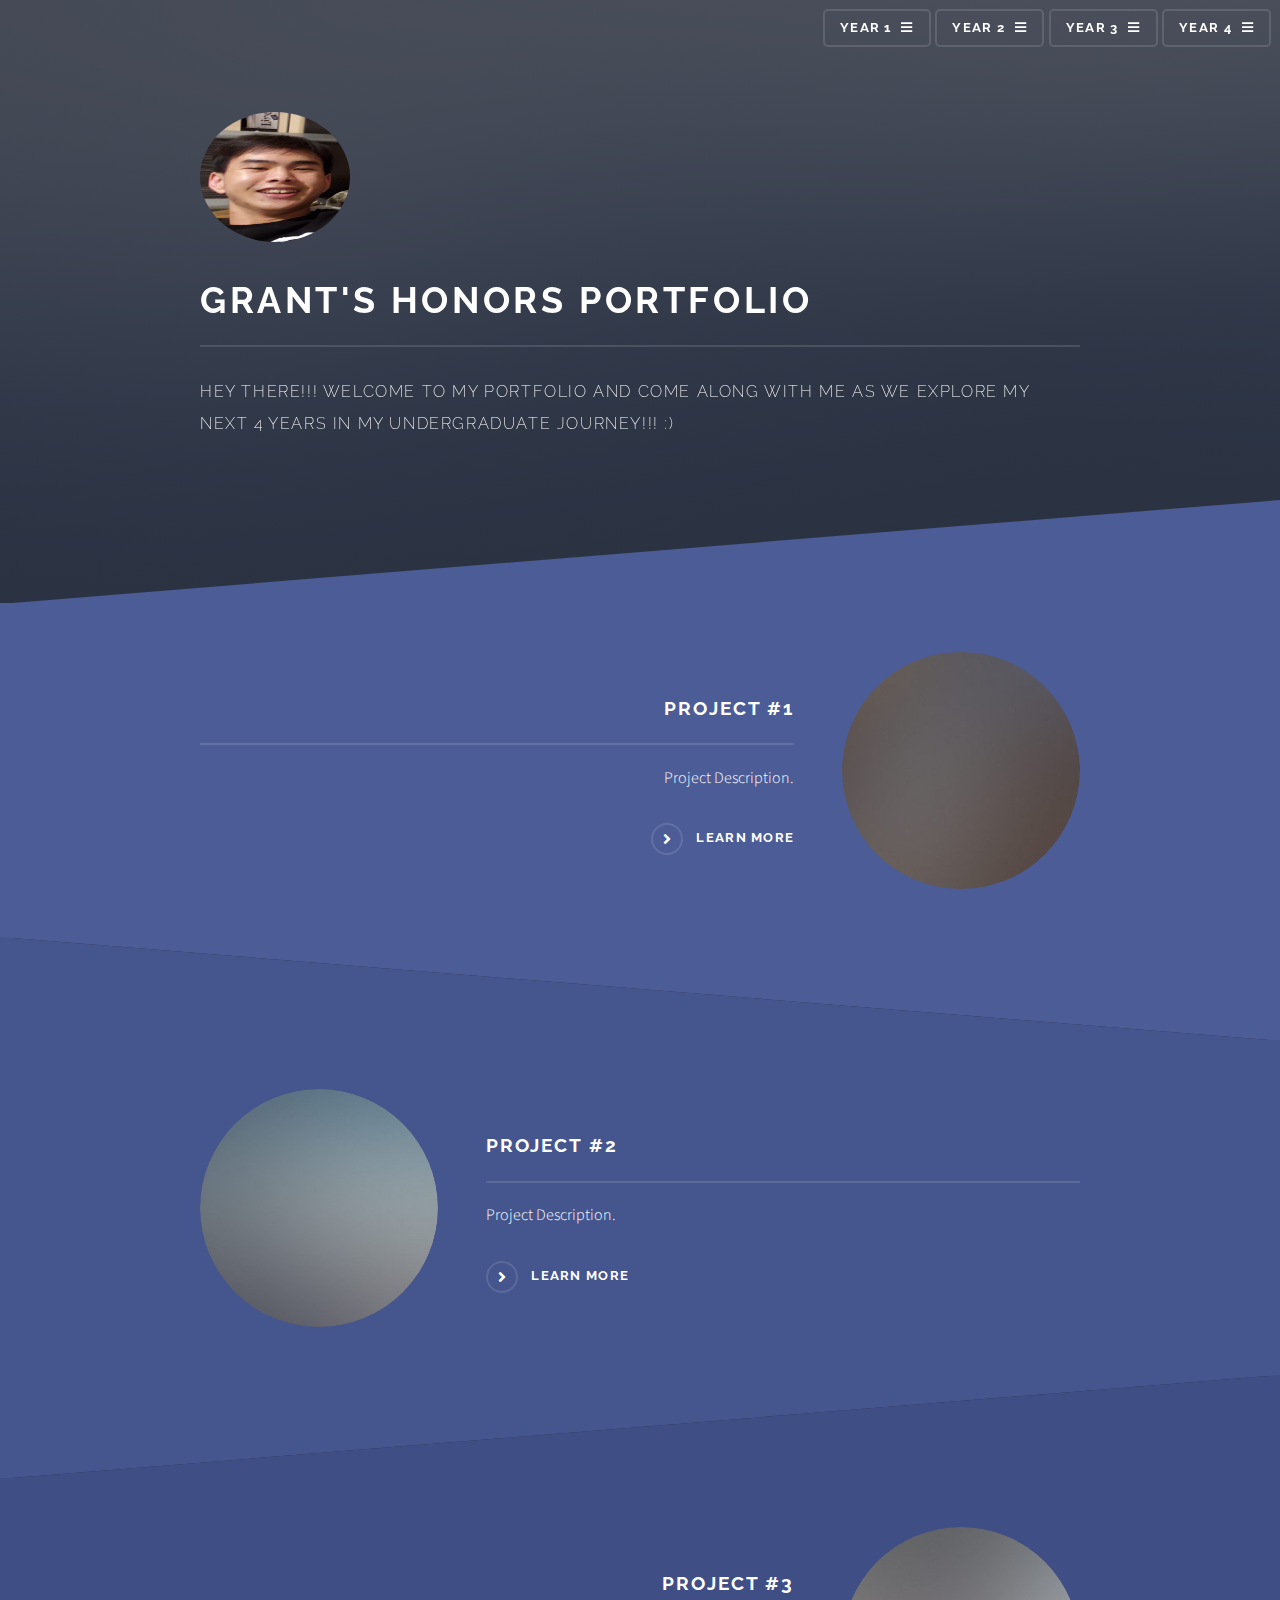
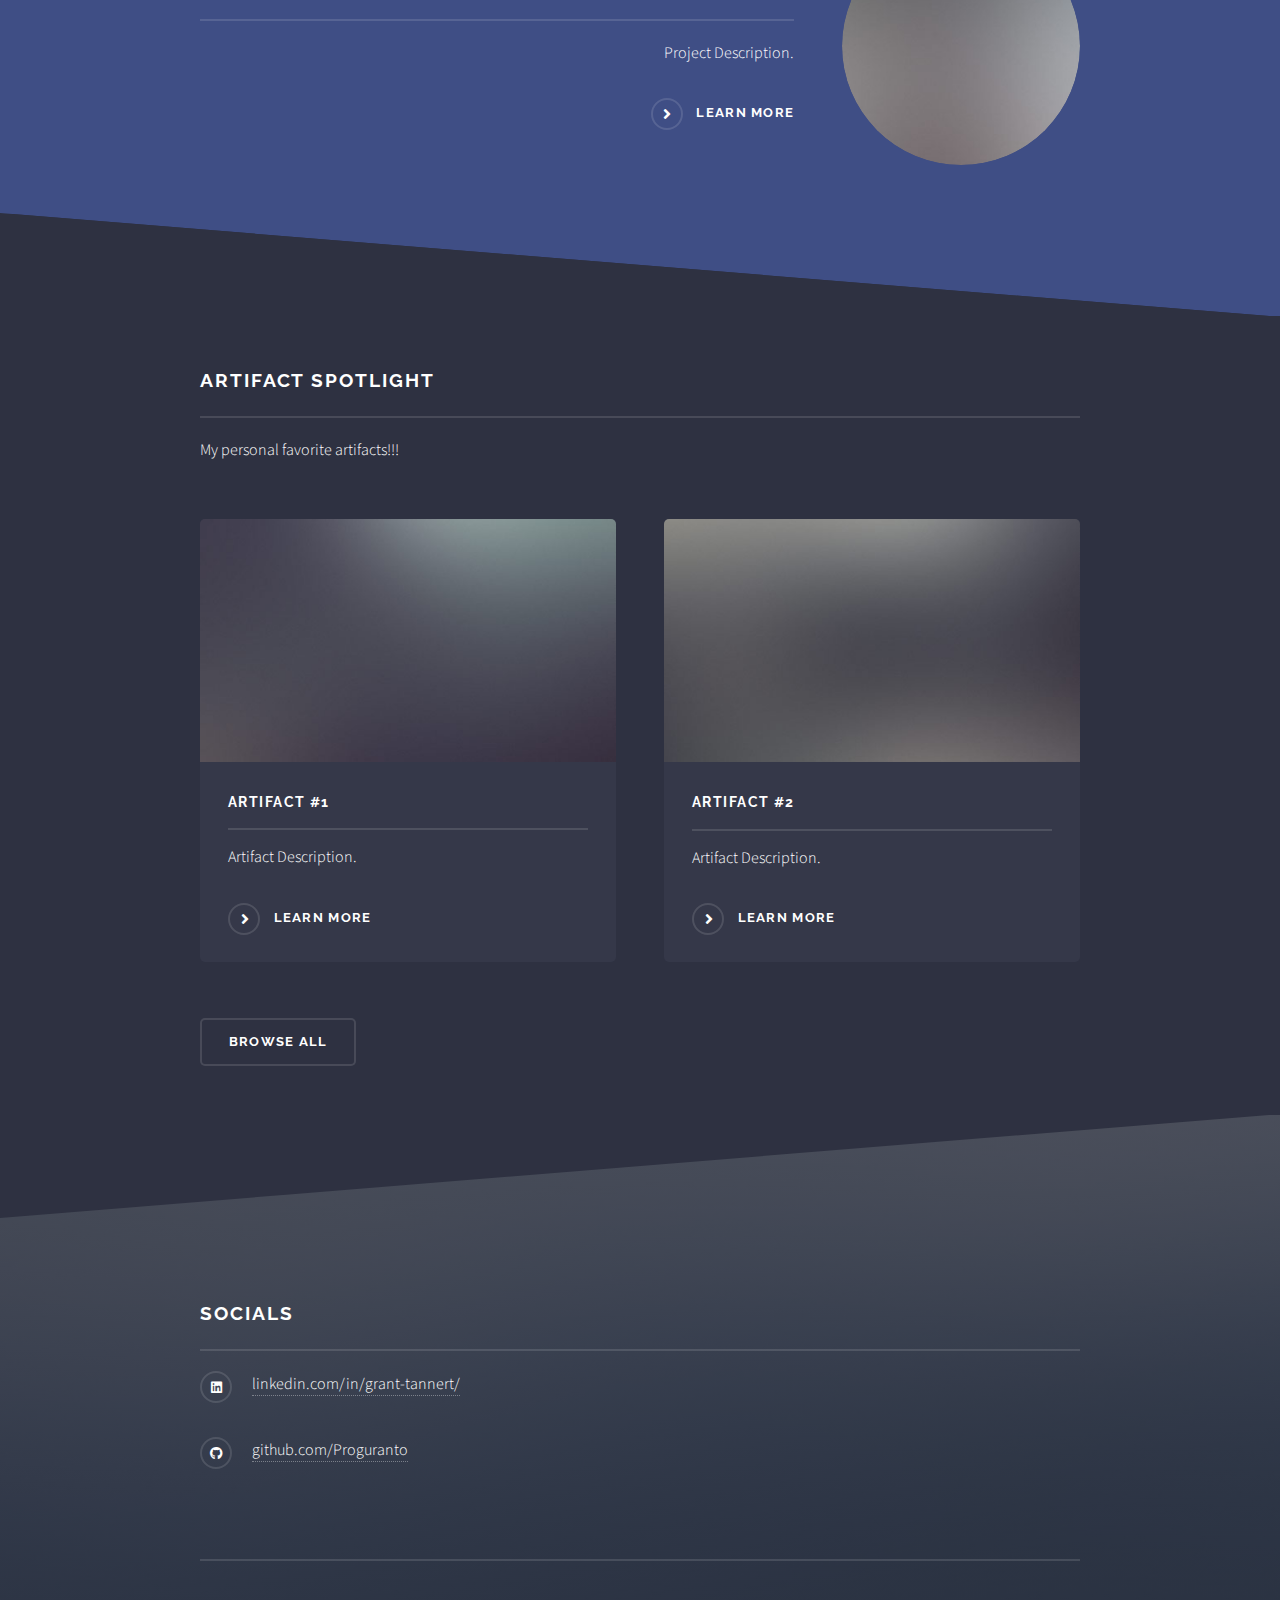
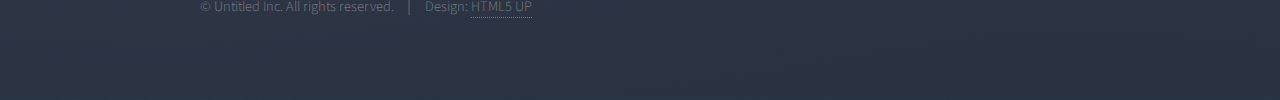
<file: index.html>
<!DOCTYPE HTML>
<!--
	Solid State by HTML5 UP
	html5up.net | @ajlkn
	Free for personal and commercial use under the CCA 3.0 license (html5up.net/license)
-->
<html>
	<head>
		<title>Grant's Portfolio</title>
		<meta charset="utf-8" />
		<meta name="viewport" content="width=device-width, initial-scale=1, user-scalable=no" />
		<link rel="stylesheet" href="assets/css/main.css" />
		<noscript><link rel="stylesheet" href="assets/css/noscript.css" /></noscript>
	</head>
	<body class="is-preload">

		<!-- Page Wrapper -->
			<div id="page-wrapper">

				<!-- Header -->
					<header id="header" class="alt">
						<h1><a href="index.html">Grant Tannert</a></h1>
						<nav>
							<a href="#year1">Year 1</a>
							<a href="#year2">Year 2</a>
							<a href="#year3">Year 3</a>
							<a href="#year4">Year 4</a>
						</nav>
					</header>

				<!-- Menu -->
					<nav id="year1">
						<div class="inner">
							<h2>Year 1</h2>
							<ul class="links">
								<li><a href="index.html">Fall 2020</a></li>
								<li><a href="index.html">Winter 2021</a></li>
								<li><a href="index.html">Spring 2021</a></li>
							</ul>
							<a href="#" class="close">Close</a>
						</div>
					</nav>
					<nav id="year2">
						<div class="inner">
							<h2>Year 2</h2>
							<ul class="links">
								<li><a href="fall21.html">Fall 2021</a></li>
								<li><a href="index.html">In Progress</a></li>
								<li><a href="index.html">In Progress</a></li>
							</ul>
							<a href="#" class="close">Close</a>
						</div>
					</nav>
					<nav id="year3">
						<div class="inner">
							<h2>Year 3</h2>
							<ul class="links">
								<li><a href="index.html">In Progress</a></li>
								<li><a href="index.html">>In Progress</a></li>
								<li><a href="index.html">In Progress</a></li>
							</ul>
							<a href="#" class="close">Close</a>
						</div>
					</nav>
					<nav id="year4">
						<div class="inner">
							<h2>Year 4</h2>
							<ul class="links">
								<li><a href="index.html">In Progress</a></li>
								<li><a href="index.html">In Progress</a></li>
								<li><a href="index.html">In Progress</a></li>
							</ul>
							<a href="#" class="close">Close</a>
						</div>
					</nav>

				<!-- Banner -->
					<section id="banner">
						<div class="inner">
							<style>
								img { border-radius: 50%;}
							</style>
							<div class="logo"><img src="./images/face-funny.jpg" alt="Description for image" width="150px" height="130px""></div>
							<h2>Grant's Honors Portfolio</h2>
							<p>Hey there!!! Welcome to my portfolio and come along with me as we explore my next 4 years in my undergraduate journey!!! :)</p>
						</div>
					</section>

				<!-- Wrapper -->
					<section id="wrapper">

						<!-- One -->
							<section id="one" class="wrapper spotlight style1">
								<div class="inner">
									<a href="#" class="image"><img src="images/pic01.jpg" alt="" /></a>
									<div class="content">
										<h2 class="major">Project #1</h2>
										<p>Project Description.</p>
										<a href="#" class="special">Learn more</a>
									</div>
								</div>
							</section>

						<!-- Two -->
							<section id="two" class="wrapper alt spotlight style2">
								<div class="inner">
									<a href="#" class="image"><img src="images/pic02.jpg" alt="" /></a>
									<div class="content">
										<h2 class="major">Project #2</h2>
										<p>Project Description.</p>
										<a href="#" class="special">Learn more</a>
									</div>
								</div>
							</section>

						<!-- Three -->
							<section id="three" class="wrapper spotlight style3">
								<div class="inner">
									<a href="#" class="image"><img src="images/pic03.jpg" alt="" /></a>
									<div class="content">
										<h2 class="major">Project #3</h2>
										<p>Project Description.</p>
										<a href="#" class="special">Learn more</a>
									</div>
								</div>
							</section>

						<!-- Four -->
							<section id="four" class="wrapper alt style1">
								<div class="inner">
									<h2 class="major">Artifact Spotlight</h2>
									<p>My personal favorite artifacts!!!</p>
									<section class="features">
										<article>
											<a href="#" class="image"><img src="images/pic04.jpg" alt="" /></a>
											<h3 class="major">Artifact #1</h3>
											<p>Artifact Description.</p>
											<a href="#" class="special">Learn more</a>
										</article>
										<article>
											<a href="#" class="image"><img src="images/pic05.jpg" alt="" /></a>
											<h3 class="major">Artifact #2</h3>
											<p>Artifact Description.</p>
											<a href="#" class="special">Learn more</a>
										</article>
									</section>
									<ul class="actions">
										<li><a href="#" class="button">Browse All</a></li>
									</ul>
								</div>
							</section>

					</section>

				<!-- Footer -->
					<section id="footer">
						<div class="inner">
							<h2 class="major">Socials</h2>
							<ul class="contact">
								<li class="icon brands fa-linkedin"><a href="https://www.linkedin.com/in/grant-tannert/">linkedin.com/in/grant-tannert/</a></li>
								<li class="icon brands fa-github"><a href="https://github.com/Proguranto">github.com/Proguranto</a></li>
							</ul>
							<ul class="copyright">
								<li>&copy; Untitled Inc. All rights reserved.</li><li>Design: <a href="http://html5up.net">HTML5 UP</a></li>
							</ul>
						</div>
					</section>

			</div>

		<!-- Scripts -->
			<script src="assets/js/jquery.min.js"></script>
			<script src="assets/js/jquery.scrollex.min.js"></script>
			<script src="assets/js/browser.min.js"></script>
			<script src="assets/js/breakpoints.min.js"></script>
			<script src="assets/js/util.js"></script>
			<script src="assets/js/main.js"></script>

	</body>
</html>
</file>
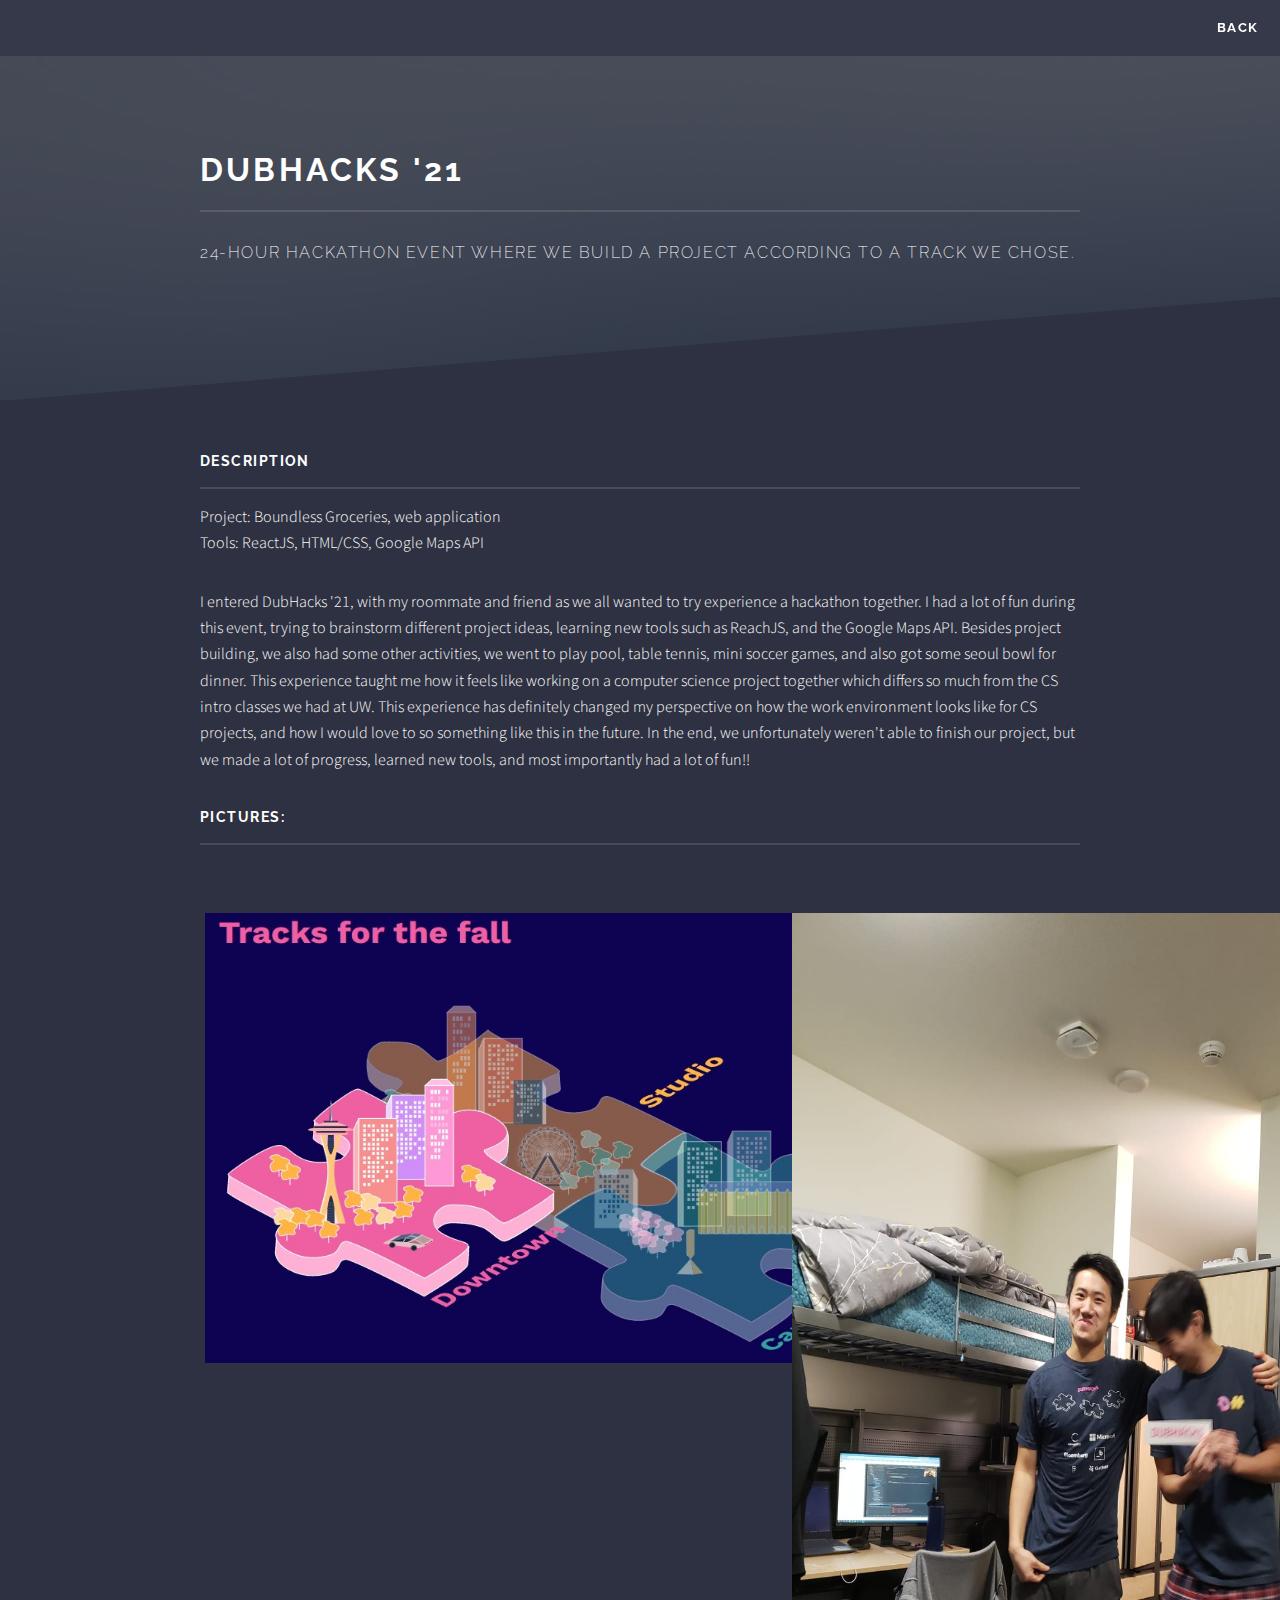
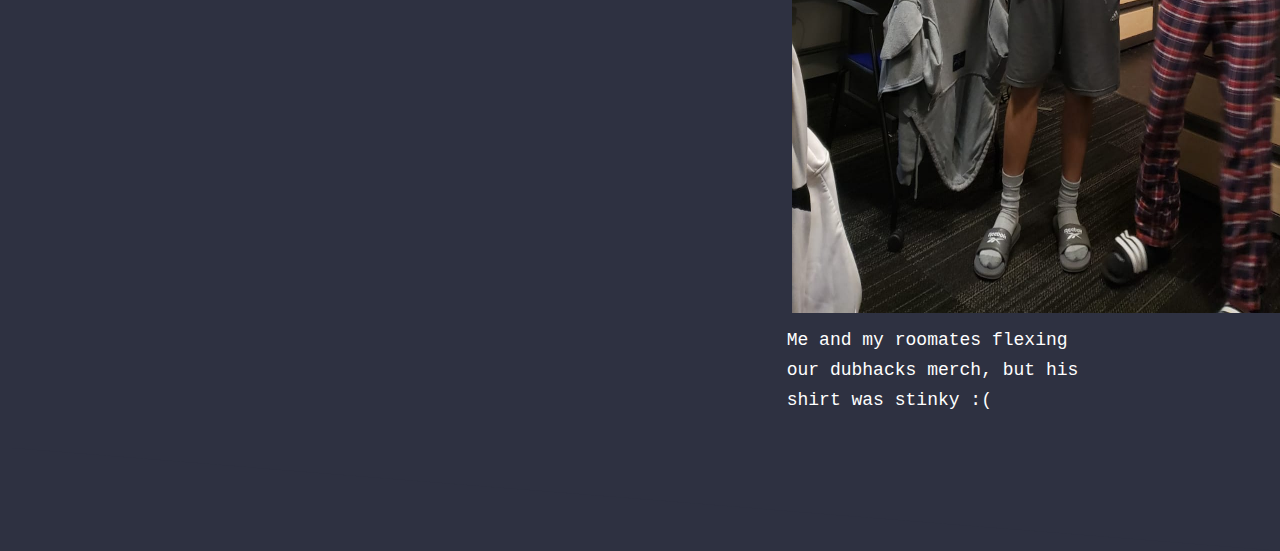
<file: dubhacks.html>
<!DOCTYPE HTML>
<!--
	Solid State by HTML5 UP
	html5up.net | @ajlkn
	Free for personal and commercial use under the CCA 3.0 license (html5up.net/license)
-->
<html>
	<head>
		<title>DubHacks '21</title>
		<meta charset="utf-8" />
		<meta name="viewport" content="width=device-width, initial-scale=1, user-scalable=no" />
		<link rel="stylesheet" href="assets/css/main.css" />
		<noscript><link rel="stylesheet" href="assets/css/noscript.css" /></noscript>
	</head>
	<body class="is-preload">

		<!-- Page Wrapper -->
			<div id="page-wrapper">

				<!-- Header -->
					<header id="header">
						<h1><a href="#"></a></h1>
						<nav>
							<a href="fall21.html">Back</a>
						</nav>
					</header>


				<!-- Wrapper -->
					<section id="wrapper">
						<header>
							<div class="inner">
								<h2>DubHacks '21</h2>
								<p>24-hour hackathon event where we build a project according to a track we chose.</p>
							</div>
						</header>

						<!-- Content -->
							<div class="wrapper">
								<div class="inner">

									<h3 class="major">Description</h3>
									<p1>Project: Boundless Groceries, web application</p1>
                                    <p>Tools: ReactJS, HTML/CSS, Google Maps API</p>

									<p>I entered DubHacks '21, with my roommate and friend as we all wanted to try experience a hackathon together. I had a lot of fun during this event, trying to brainstorm different project ideas, learning new tools such as ReachJS, and the Google Maps API. Besides project building, we also had some other activities, we went to play pool, table tennis, mini soccer games, and also got some seoul bowl for dinner. This experience taught me how it feels like working on a computer science project together which differs so much from the CS intro classes we had at UW. This experience has definitely changed my perspective on how the work environment looks like for CS projects, and how I would love to so something like this in the future. In the end, we unfortunately weren't able to finish our project, but we made a lot of progress, learned new tools, and most importantly had a lot of fun!!</p>

									<h3 class="major">Pictures:</h3>
									<div class="inner">
                                        <div class="logo"><img src="./images/tracks.jpg" alt="Description for image" width="700px" height="450px"></div>
                                        <div class="logo"></div>
                                        <div class="logo"><img src="./images/dhmerch.jpg" alt="Description for image" width="600px" height="1000px"></div>
                                        <div class="textarea">Me and my roomates flexing our dubhacks merch, but his shirt was stinky :(</div>
                                    </div>
                                    <style>
                                        .inner::after {
                                            content: "";
                                            clear: both;
                                            display: table;
                                        }
                                        .logo {
                                            float: left;
                                            width: 33.33%;
                                            padding: 5px
                                        }
                                        .textright {
                                            float: right;
                                            width: 33.33%;
                                            padding: 5px;
                                        }
                                        .textarea {
                                            float:right;
                                            width: 33.33%;
                                            font-size: 18px;
                                            font-family:'Courier New', Courier, monospace;
                                        }
                                    </style>

								</div>
							</div>

					</section>


			</div>

		<!-- Scripts -->
			<script src="assets/js/jquery.min.js"></script>
			<script src="assets/js/jquery.scrollex.min.js"></script>
			<script src="assets/js/browser.min.js"></script>
			<script src="assets/js/breakpoints.min.js"></script>
			<script src="assets/js/util.js"></script>
			<script src="assets/js/main.js"></script>

	</body>
</html>
</file>
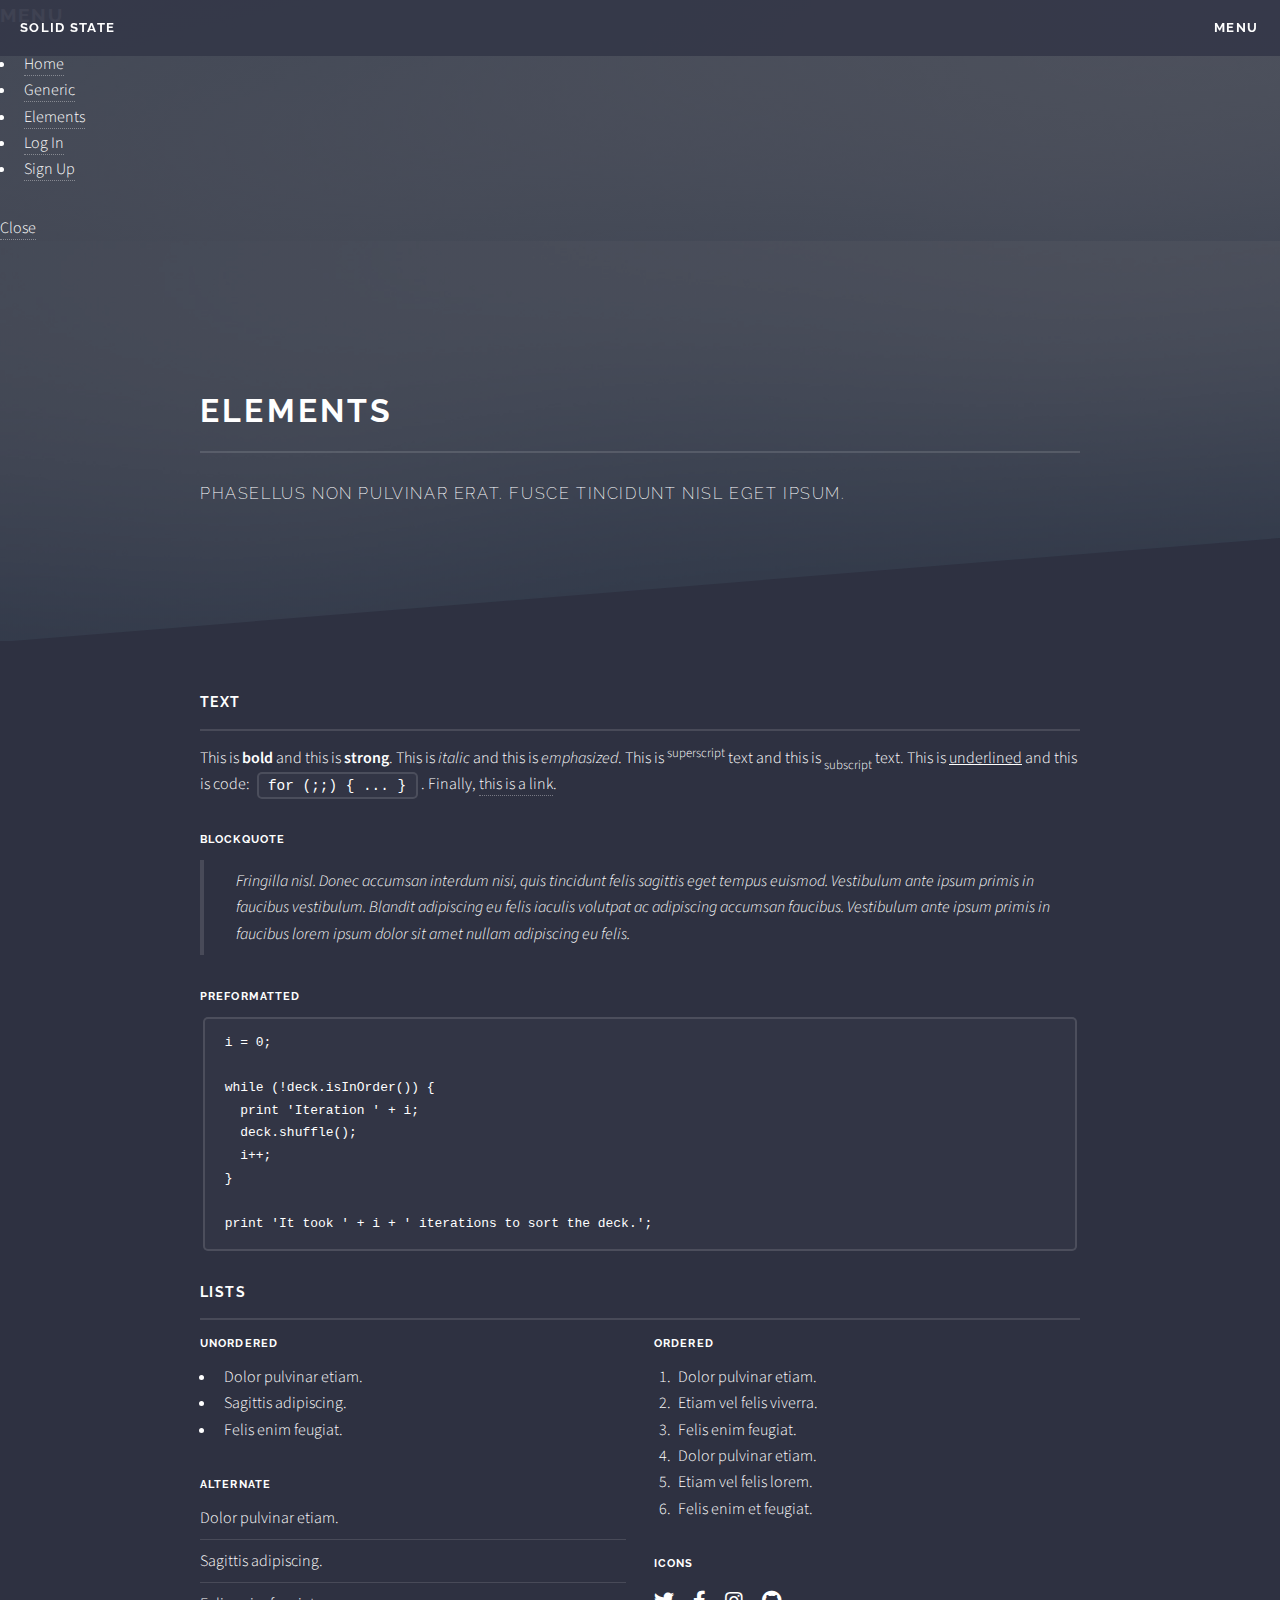
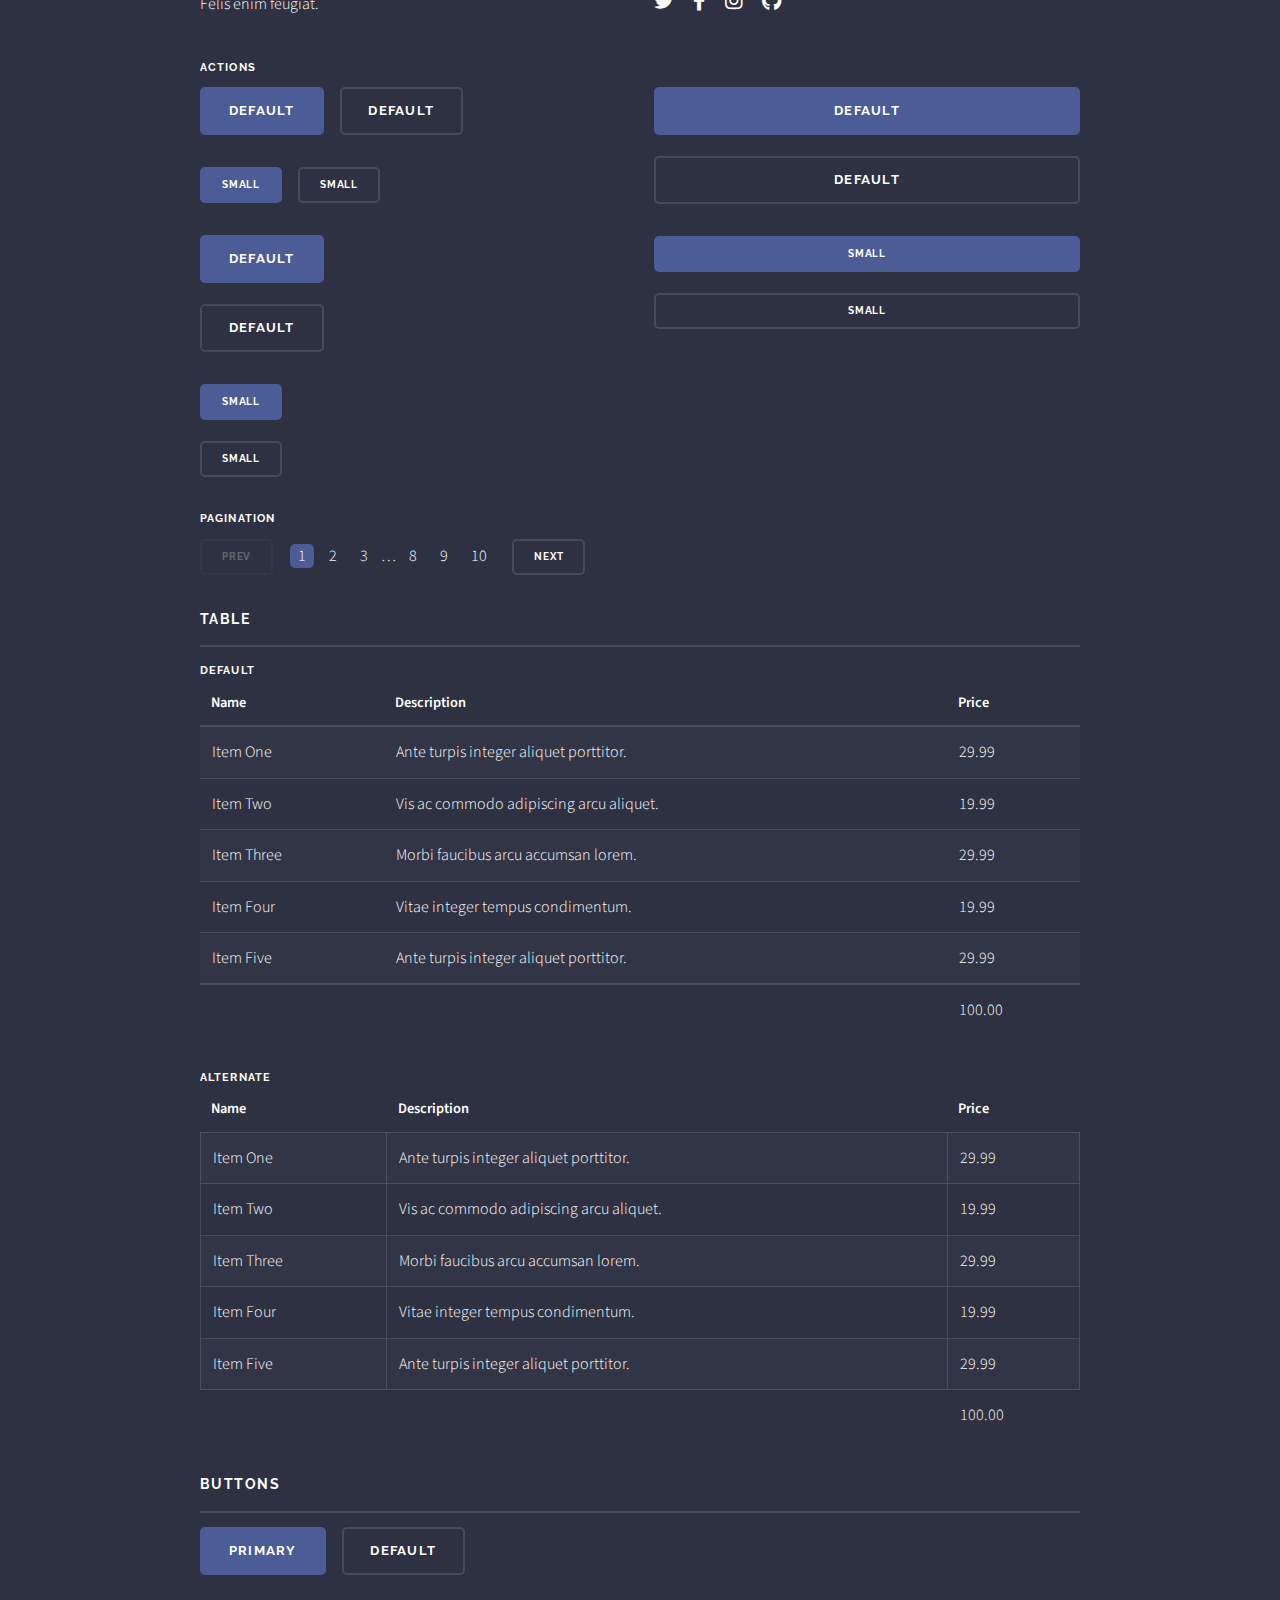
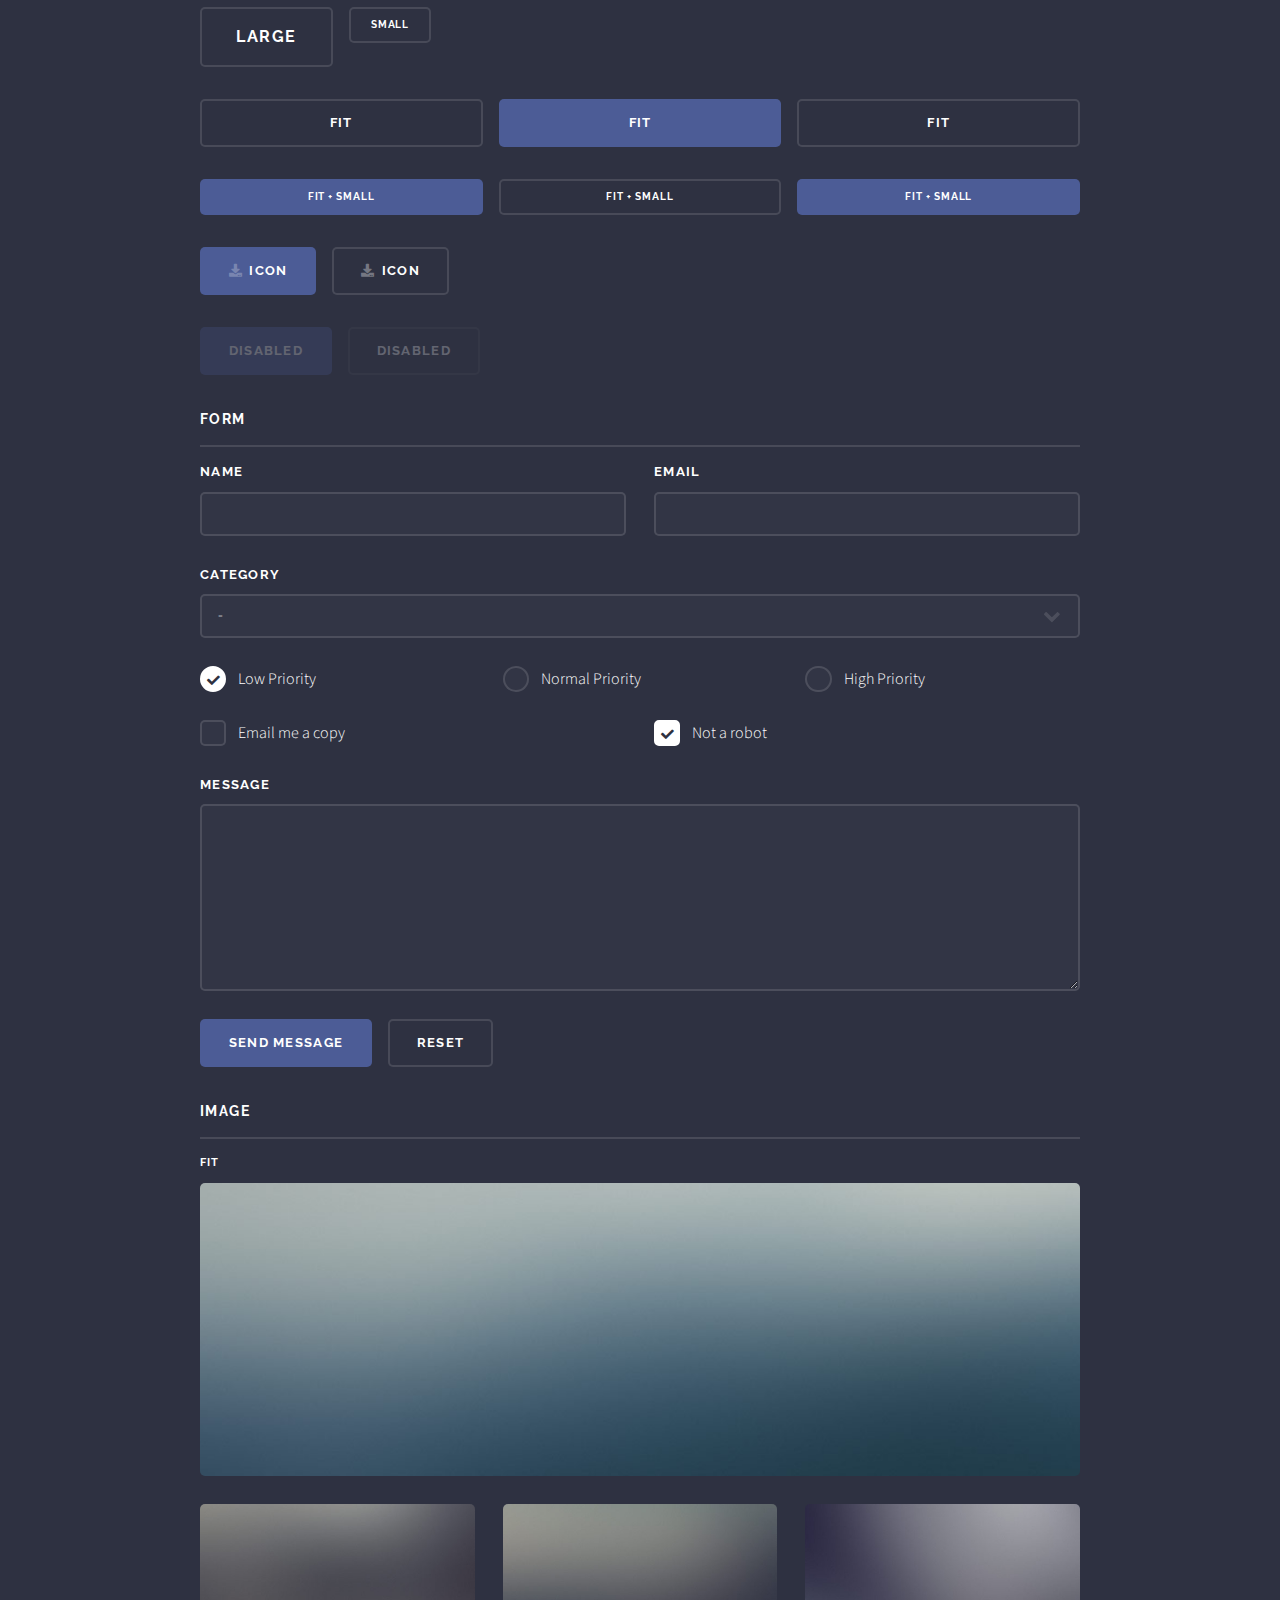
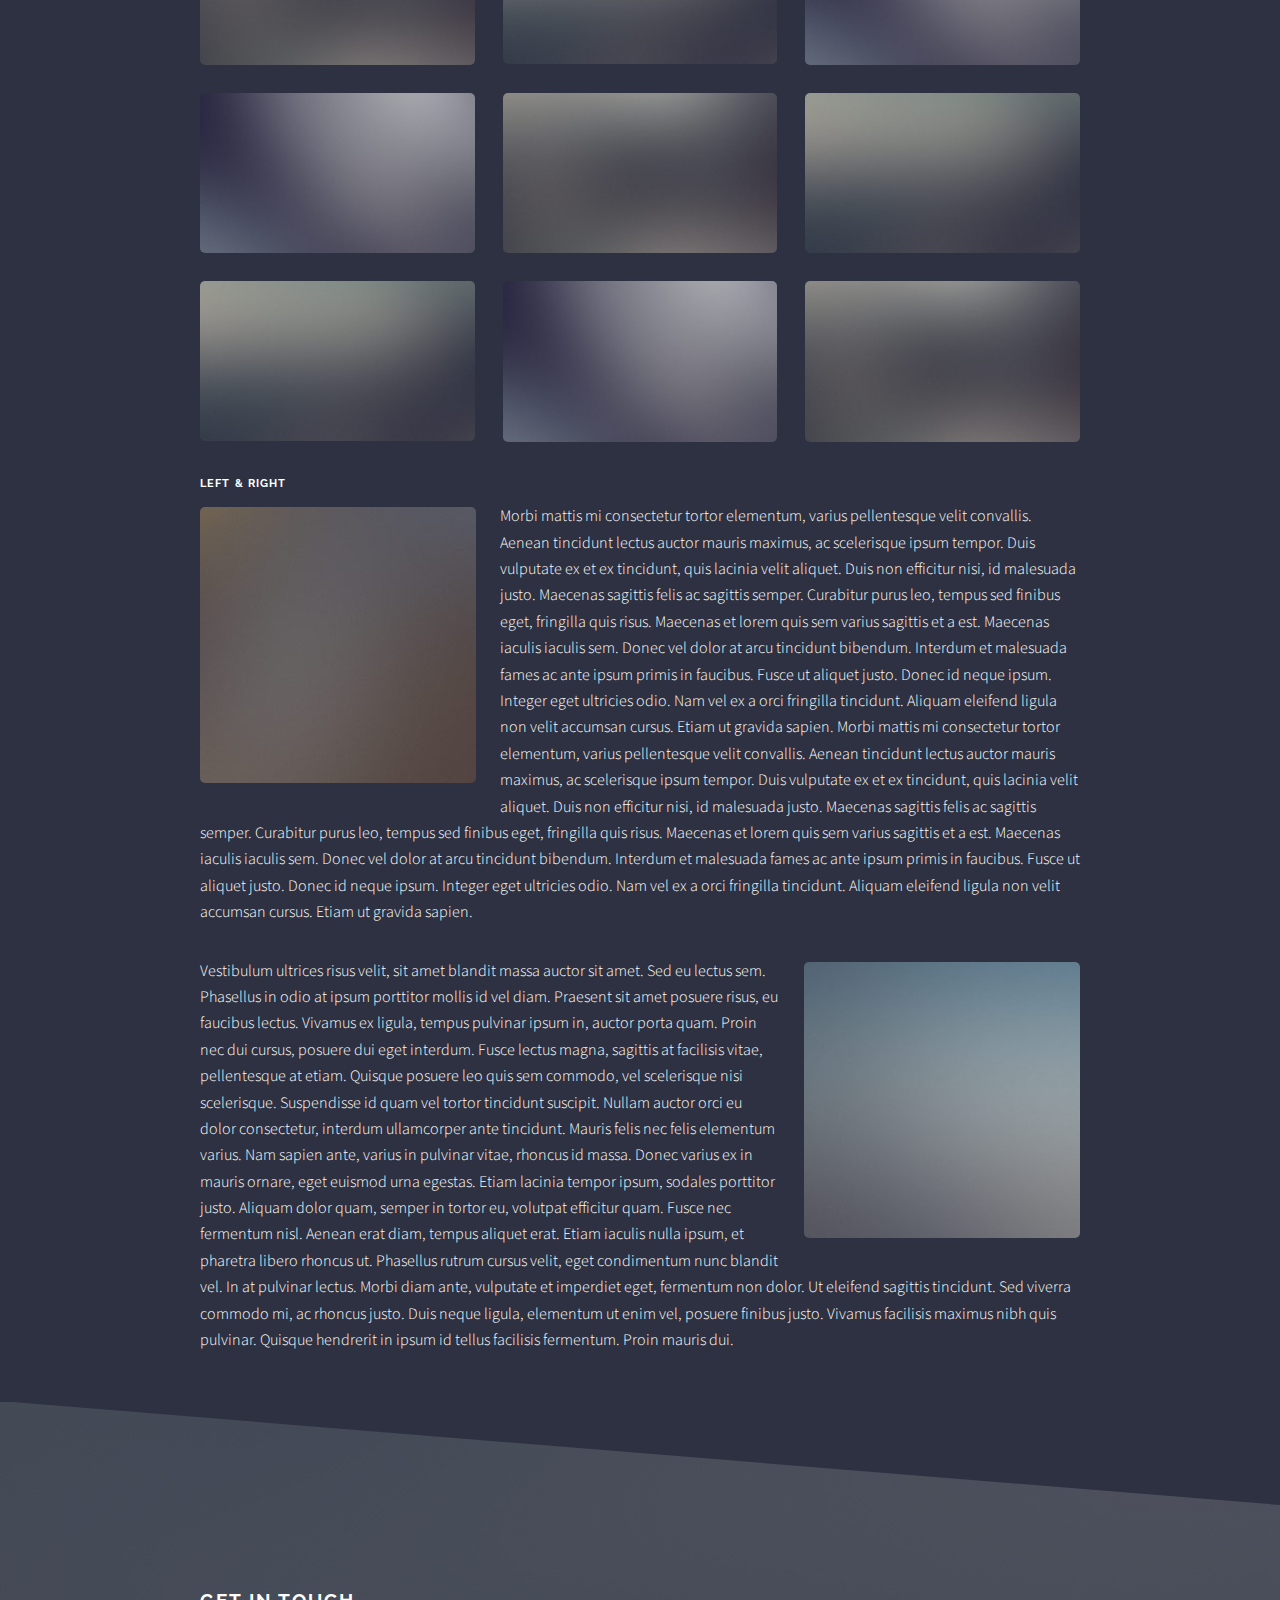
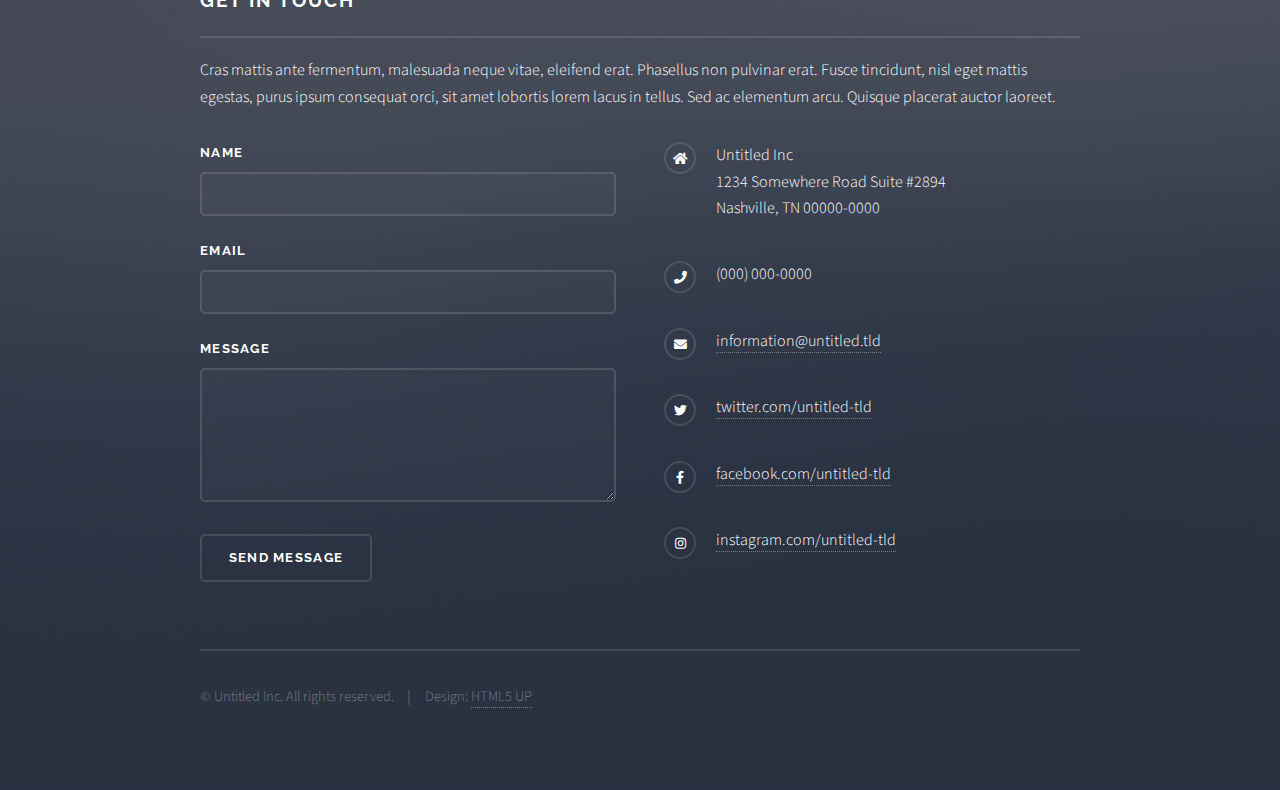
<file: elements.html>
<!DOCTYPE HTML>
<!--
	Solid State by HTML5 UP
	html5up.net | @ajlkn
	Free for personal and commercial use under the CCA 3.0 license (html5up.net/license)
-->
<html>
	<head>
		<title>Elements - Solid State by HTML5 UP</title>
		<meta charset="utf-8" />
		<meta name="viewport" content="width=device-width, initial-scale=1, user-scalable=no" />
		<link rel="stylesheet" href="assets/css/main.css" />
		<noscript><link rel="stylesheet" href="assets/css/noscript.css" /></noscript>
	</head>
	<body class="is-preload">

		<!-- Page Wrapper -->
			<div id="page-wrapper">

				<!-- Header -->
					<header id="header">
						<h1><a href="index.html">Solid State</a></h1>
						<nav>
							<a href="#menu">Menu</a>
						</nav>
					</header>

				<!-- Menu -->
					<nav id="menu">
						<div class="inner">
							<h2>Menu</h2>
							<ul class="links">
								<li><a href="index.html">Home</a></li>
								<li><a href="generic.html">Generic</a></li>
								<li><a href="elements.html">Elements</a></li>
								<li><a href="#">Log In</a></li>
								<li><a href="#">Sign Up</a></li>
							</ul>
							<a href="#" class="close">Close</a>
						</div>
					</nav>

				<!-- Wrapper -->
					<section id="wrapper">
						<header>
							<div class="inner">
								<h2>Elements</h2>
								<p>Phasellus non pulvinar erat. Fusce tincidunt nisl eget ipsum.</p>
							</div>
						</header>

						<!-- Content -->
							<div class="wrapper">
								<div class="inner">

									<section>
										<h3 class="major">Text</h3>
										<p>This is <b>bold</b> and this is <strong>strong</strong>. This is <i>italic</i> and this is <em>emphasized</em>.
										This is <sup>superscript</sup> text and this is <sub>subscript</sub> text.
										This is <u>underlined</u> and this is code: <code>for (;;) { ... }</code>. Finally, <a href="#">this is a link</a>.</p>
										<h4>Blockquote</h4>
										<blockquote>Fringilla nisl. Donec accumsan interdum nisi, quis tincidunt felis sagittis eget tempus euismod. Vestibulum ante ipsum primis in faucibus vestibulum. Blandit adipiscing eu felis iaculis volutpat ac adipiscing accumsan faucibus. Vestibulum ante ipsum primis in faucibus lorem ipsum dolor sit amet nullam adipiscing eu felis.</blockquote>
										<h4>Preformatted</h4>
										<pre><code>i = 0;

while (!deck.isInOrder()) {
  print 'Iteration ' + i;
  deck.shuffle();
  i++;
}

print 'It took ' + i + ' iterations to sort the deck.';</code></pre>
									</section>

									<section>
										<h3 class="major">Lists</h3>
										<div class="row">
											<div class="col-6 col-12-medium">
												<h4>Unordered</h4>
												<ul>
													<li>Dolor pulvinar etiam.</li>
													<li>Sagittis adipiscing.</li>
													<li>Felis enim feugiat.</li>
												</ul>
												<h4>Alternate</h4>
												<ul class="alt">
													<li>Dolor pulvinar etiam.</li>
													<li>Sagittis adipiscing.</li>
													<li>Felis enim feugiat.</li>
												</ul>
											</div>
											<div class="col-6 col-12-medium">
												<h4>Ordered</h4>
												<ol>
													<li>Dolor pulvinar etiam.</li>
													<li>Etiam vel felis viverra.</li>
													<li>Felis enim feugiat.</li>
													<li>Dolor pulvinar etiam.</li>
													<li>Etiam vel felis lorem.</li>
													<li>Felis enim et feugiat.</li>
												</ol>
												<h4>Icons</h4>
												<ul class="icons">
													<li><a href="#" class="icon brands fa-twitter"><span class="label">Twitter</span></a></li>
													<li><a href="#" class="icon brands fa-facebook-f"><span class="label">Facebook</span></a></li>
													<li><a href="#" class="icon brands fa-instagram"><span class="label">Instagram</span></a></li>
													<li><a href="#" class="icon brands fa-github"><span class="label">Github</span></a></li>
												</ul>
											</div>
										</div>
										<h4>Actions</h4>
										<div class="row">
											<div class="col-6 col-12-medium">
												<ul class="actions">
													<li><a href="#" class="button primary">Default</a></li>
													<li><a href="#" class="button">Default</a></li>
												</ul>
												<ul class="actions small">
													<li><a href="#" class="button primary small">Small</a></li>
													<li><a href="#" class="button small">Small</a></li>
												</ul>
												<ul class="actions stacked">
													<li><a href="#" class="button primary">Default</a></li>
													<li><a href="#" class="button">Default</a></li>
												</ul>
												<ul class="actions stacked small">
													<li><a href="#" class="button primary small">Small</a></li>
													<li><a href="#" class="button small">Small</a></li>
												</ul>
											</div>
											<div class="col-6 col-12-medium">
												<ul class="actions stacked">
													<li><a href="#" class="button primary fit">Default</a></li>
													<li><a href="#" class="button fit">Default</a></li>
												</ul>
												<ul class="actions stacked small">
													<li><a href="#" class="button primary small fit">Small</a></li>
													<li><a href="#" class="button small fit">Small</a></li>
												</ul>
											</div>
										</div>
										<h4>Pagination</h4>
										<ul class="pagination">
											<li><span class="button small disabled">Prev</span></li>
											<li><a href="#" class="page active">1</a></li>
											<li><a href="#" class="page">2</a></li>
											<li><a href="#" class="page">3</a></li>
											<li><span>&hellip;</span></li>
											<li><a href="#" class="page">8</a></li>
											<li><a href="#" class="page">9</a></li>
											<li><a href="#" class="page">10</a></li>
											<li><a href="#" class="button small">Next</a></li>
										</ul>
									</section>

									<section>
										<h3 class="major">Table</h3>
										<h4>Default</h4>
										<div class="table-wrapper">
											<table>
												<thead>
													<tr>
														<th>Name</th>
														<th>Description</th>
														<th>Price</th>
													</tr>
												</thead>
												<tbody>
													<tr>
														<td>Item One</td>
														<td>Ante turpis integer aliquet porttitor.</td>
														<td>29.99</td>
													</tr>
													<tr>
														<td>Item Two</td>
														<td>Vis ac commodo adipiscing arcu aliquet.</td>
														<td>19.99</td>
													</tr>
													<tr>
														<td>Item Three</td>
														<td> Morbi faucibus arcu accumsan lorem.</td>
														<td>29.99</td>
													</tr>
													<tr>
														<td>Item Four</td>
														<td>Vitae integer tempus condimentum.</td>
														<td>19.99</td>
													</tr>
													<tr>
														<td>Item Five</td>
														<td>Ante turpis integer aliquet porttitor.</td>
														<td>29.99</td>
													</tr>
												</tbody>
												<tfoot>
													<tr>
														<td colspan="2"></td>
														<td>100.00</td>
													</tr>
												</tfoot>
											</table>
										</div>

										<h4>Alternate</h4>
										<div class="table-wrapper">
											<table class="alt">
												<thead>
													<tr>
														<th>Name</th>
														<th>Description</th>
														<th>Price</th>
													</tr>
												</thead>
												<tbody>
													<tr>
														<td>Item One</td>
														<td>Ante turpis integer aliquet porttitor.</td>
														<td>29.99</td>
													</tr>
													<tr>
														<td>Item Two</td>
														<td>Vis ac commodo adipiscing arcu aliquet.</td>
														<td>19.99</td>
													</tr>
													<tr>
														<td>Item Three</td>
														<td> Morbi faucibus arcu accumsan lorem.</td>
														<td>29.99</td>
													</tr>
													<tr>
														<td>Item Four</td>
														<td>Vitae integer tempus condimentum.</td>
														<td>19.99</td>
													</tr>
													<tr>
														<td>Item Five</td>
														<td>Ante turpis integer aliquet porttitor.</td>
														<td>29.99</td>
													</tr>
												</tbody>
												<tfoot>
													<tr>
														<td colspan="2"></td>
														<td>100.00</td>
													</tr>
												</tfoot>
											</table>
										</div>
									</section>

									<section>
										<h3 class="major">Buttons</h3>
										<ul class="actions">
											<li><a href="#" class="button primary">Primary</a></li>
											<li><a href="#" class="button">Default</a></li>
										</ul>
										<ul class="actions">
											<li><a href="#" class="button large">Large</a></li>
											<li><a href="#" class="button small">Small</a></li>
										</ul>
										<ul class="actions fit">
											<li><a href="#" class="button fit">Fit</a></li>
											<li><a href="#" class="button primary fit">Fit</a></li>
											<li><a href="#" class="button fit">Fit</a></li>
										</ul>
										<ul class="actions fit small">
											<li><a href="#" class="button primary fit small">Fit + Small</a></li>
											<li><a href="#" class="button fit small">Fit + Small</a></li>
											<li><a href="#" class="button primary fit small">Fit + Small</a></li>
										</ul>
										<ul class="actions">
											<li><a href="#" class="button primary icon solid fa-download">Icon</a></li>
											<li><a href="#" class="button icon solid fa-download">Icon</a></li>
										</ul>
										<ul class="actions">
											<li><span class="button primary disabled">Disabled</span></li>
											<li><span class="button disabled">Disabled</span></li>
										</ul>
									</section>

									<section>
										<h3 class="major">Form</h3>
										<form method="post" action="#">
											<div class="row gtr-uniform">
												<div class="col-6 col-12-xsmall">
													<label for="demo-name">Name</label>
													<input type="text" name="demo-name" id="demo-name" value="" />
												</div>
												<div class="col-6 col-12-xsmall">
													<label for="demo-email">Email</label>
													<input type="email" name="demo-email" id="demo-email" value="" />
												</div>
												<div class="col-12">
													<label for="demo-category">Category</label>
													<select name="demo-category" id="demo-category">
														<option value="">-</option>
														<option value="1">Manufacturing</option>
														<option value="1">Shipping</option>
														<option value="1">Administration</option>
														<option value="1">Human Resources</option>
													</select>
												</div>
												<div class="col-4 col-12-small">
													<input type="radio" id="demo-priority-low" name="demo-priority" checked>
													<label for="demo-priority-low">Low Priority</label>
												</div>
												<div class="col-4 col-12-small">
													<input type="radio" id="demo-priority-normal" name="demo-priority">
													<label for="demo-priority-normal">Normal Priority</label>
												</div>
												<div class="col-4 col-12-small">
													<input type="radio" id="demo-priority-high" name="demo-priority">
													<label for="demo-priority-high">High Priority</label>
												</div>
												<div class="col-6 col-12-small">
													<input type="checkbox" id="demo-copy" name="demo-copy">
													<label for="demo-copy">Email me a copy</label>
												</div>
												<div class="col-6 col-12-small">
													<input type="checkbox" id="demo-human" name="demo-human" checked>
													<label for="demo-human">Not a robot</label>
												</div>
												<div class="col-12">
													<label for="demo-message">Message</label>
													<textarea name="demo-message" id="demo-message" rows="6"></textarea>
												</div>
												<div class="col-12">
													<ul class="actions">
														<li><input type="submit" value="Send Message" class="primary" /></li>
														<li><input type="reset" value="Reset" /></li>
													</ul>
												</div>
											</div>
										</form>
									</section>

									<section>
										<h3 class="major">Image</h3>
										<h4>Fit</h4>
										<div class="box alt">
											<div class="row gtr-uniform">
												<div class="col-12"><span class="image fit"><img src="images/pic08.jpg" alt="" /></span></div>
												<div class="col-4"><span class="image fit"><img src="images/pic05.jpg" alt="" /></span></div>
												<div class="col-4"><span class="image fit"><img src="images/pic06.jpg" alt="" /></span></div>
												<div class="col-4"><span class="image fit"><img src="images/pic07.jpg" alt="" /></span></div>
												<div class="col-4"><span class="image fit"><img src="images/pic07.jpg" alt="" /></span></div>
												<div class="col-4"><span class="image fit"><img src="images/pic05.jpg" alt="" /></span></div>
												<div class="col-4"><span class="image fit"><img src="images/pic06.jpg" alt="" /></span></div>
												<div class="col-4"><span class="image fit"><img src="images/pic06.jpg" alt="" /></span></div>
												<div class="col-4"><span class="image fit"><img src="images/pic07.jpg" alt="" /></span></div>
												<div class="col-4"><span class="image fit"><img src="images/pic05.jpg" alt="" /></span></div>
											</div>
										</div>
										<h4>Left &amp; Right</h4>
										<p><span class="image left"><img src="images/pic01.jpg" alt="" /></span>Morbi mattis mi consectetur tortor elementum, varius pellentesque velit convallis. Aenean tincidunt lectus auctor mauris maximus, ac scelerisque ipsum tempor. Duis vulputate ex et ex tincidunt, quis lacinia velit aliquet. Duis non efficitur nisi, id malesuada justo. Maecenas sagittis felis ac sagittis semper. Curabitur purus leo, tempus sed finibus eget, fringilla quis risus. Maecenas et lorem quis sem varius sagittis et a est. Maecenas iaculis iaculis sem. Donec vel dolor at arcu tincidunt bibendum. Interdum et malesuada fames ac ante ipsum primis in faucibus. Fusce ut aliquet justo. Donec id neque ipsum. Integer eget ultricies odio. Nam vel ex a orci fringilla tincidunt. Aliquam eleifend ligula non velit accumsan cursus. Etiam ut gravida sapien. Morbi mattis mi consectetur tortor elementum, varius pellentesque velit convallis. Aenean tincidunt lectus auctor mauris maximus, ac scelerisque ipsum tempor. Duis vulputate ex et ex tincidunt, quis lacinia velit aliquet. Duis non efficitur nisi, id malesuada justo. Maecenas sagittis felis ac sagittis semper. Curabitur purus leo, tempus sed finibus eget, fringilla quis risus. Maecenas et lorem quis sem varius sagittis et a est. Maecenas iaculis iaculis sem. Donec vel dolor at arcu tincidunt bibendum. Interdum et malesuada fames ac ante ipsum primis in faucibus. Fusce ut aliquet justo. Donec id neque ipsum. Integer eget ultricies odio. Nam vel ex a orci fringilla tincidunt. Aliquam eleifend ligula non velit accumsan cursus. Etiam ut gravida sapien.</p>
										<p><span class="image right"><img src="images/pic02.jpg" alt="" /></span>Vestibulum ultrices risus velit, sit amet blandit massa auctor sit amet. Sed eu lectus sem. Phasellus in odio at ipsum porttitor mollis id vel diam. Praesent sit amet posuere risus, eu faucibus lectus. Vivamus ex ligula, tempus pulvinar ipsum in, auctor porta quam. Proin nec dui cursus, posuere dui eget interdum. Fusce lectus magna, sagittis at facilisis vitae, pellentesque at etiam. Quisque posuere leo quis sem commodo, vel scelerisque nisi scelerisque. Suspendisse id quam vel tortor tincidunt suscipit. Nullam auctor orci eu dolor consectetur, interdum ullamcorper ante tincidunt. Mauris felis nec felis elementum varius. Nam sapien ante, varius in pulvinar vitae, rhoncus id massa. Donec varius ex in mauris ornare, eget euismod urna egestas. Etiam lacinia tempor ipsum, sodales porttitor justo. Aliquam dolor quam, semper in tortor eu, volutpat efficitur quam. Fusce nec fermentum nisl. Aenean erat diam, tempus aliquet erat. Etiam iaculis nulla ipsum, et pharetra libero rhoncus ut. Phasellus rutrum cursus velit, eget condimentum nunc blandit vel. In at pulvinar lectus. Morbi diam ante, vulputate et imperdiet eget, fermentum non dolor. Ut eleifend sagittis tincidunt. Sed viverra commodo mi, ac rhoncus justo. Duis neque ligula, elementum ut enim vel, posuere finibus justo. Vivamus facilisis maximus nibh quis pulvinar. Quisque hendrerit in ipsum id tellus facilisis fermentum. Proin mauris dui.</p>
									</section>

								</div>
							</div>

					</section>

				<!-- Footer -->
					<section id="footer">
						<div class="inner">
							<h2 class="major">Get in touch</h2>
							<p>Cras mattis ante fermentum, malesuada neque vitae, eleifend erat. Phasellus non pulvinar erat. Fusce tincidunt, nisl eget mattis egestas, purus ipsum consequat orci, sit amet lobortis lorem lacus in tellus. Sed ac elementum arcu. Quisque placerat auctor laoreet.</p>
							<form method="post" action="#">
								<div class="fields">
									<div class="field">
										<label for="name">Name</label>
										<input type="text" name="name" id="name" />
									</div>
									<div class="field">
										<label for="email">Email</label>
										<input type="email" name="email" id="email" />
									</div>
									<div class="field">
										<label for="message">Message</label>
										<textarea name="message" id="message" rows="4"></textarea>
									</div>
								</div>
								<ul class="actions">
									<li><input type="submit" value="Send Message" /></li>
								</ul>
							</form>
							<ul class="contact">
								<li class="icon solid fa-home">
									Untitled Inc<br />
									1234 Somewhere Road Suite #2894<br />
									Nashville, TN 00000-0000
								</li>
								<li class="icon solid fa-phone">(000) 000-0000</li>
								<li class="icon solid fa-envelope"><a href="#">information@untitled.tld</a></li>
								<li class="icon brands fa-twitter"><a href="#">twitter.com/untitled-tld</a></li>
								<li class="icon brands fa-facebook-f"><a href="#">facebook.com/untitled-tld</a></li>
								<li class="icon brands fa-instagram"><a href="#">instagram.com/untitled-tld</a></li>
							</ul>
							<ul class="copyright">
								<li>&copy; Untitled Inc. All rights reserved.</li><li>Design: <a href="http://html5up.net">HTML5 UP</a></li>
							</ul>
						</div>
					</section>

			</div>

		<!-- Scripts -->
			<script src="assets/js/jquery.min.js"></script>
			<script src="assets/js/jquery.scrollex.min.js"></script>
			<script src="assets/js/browser.min.js"></script>
			<script src="assets/js/breakpoints.min.js"></script>
			<script src="assets/js/util.js"></script>
			<script src="assets/js/main.js"></script>

	</body>
</html>
</file>
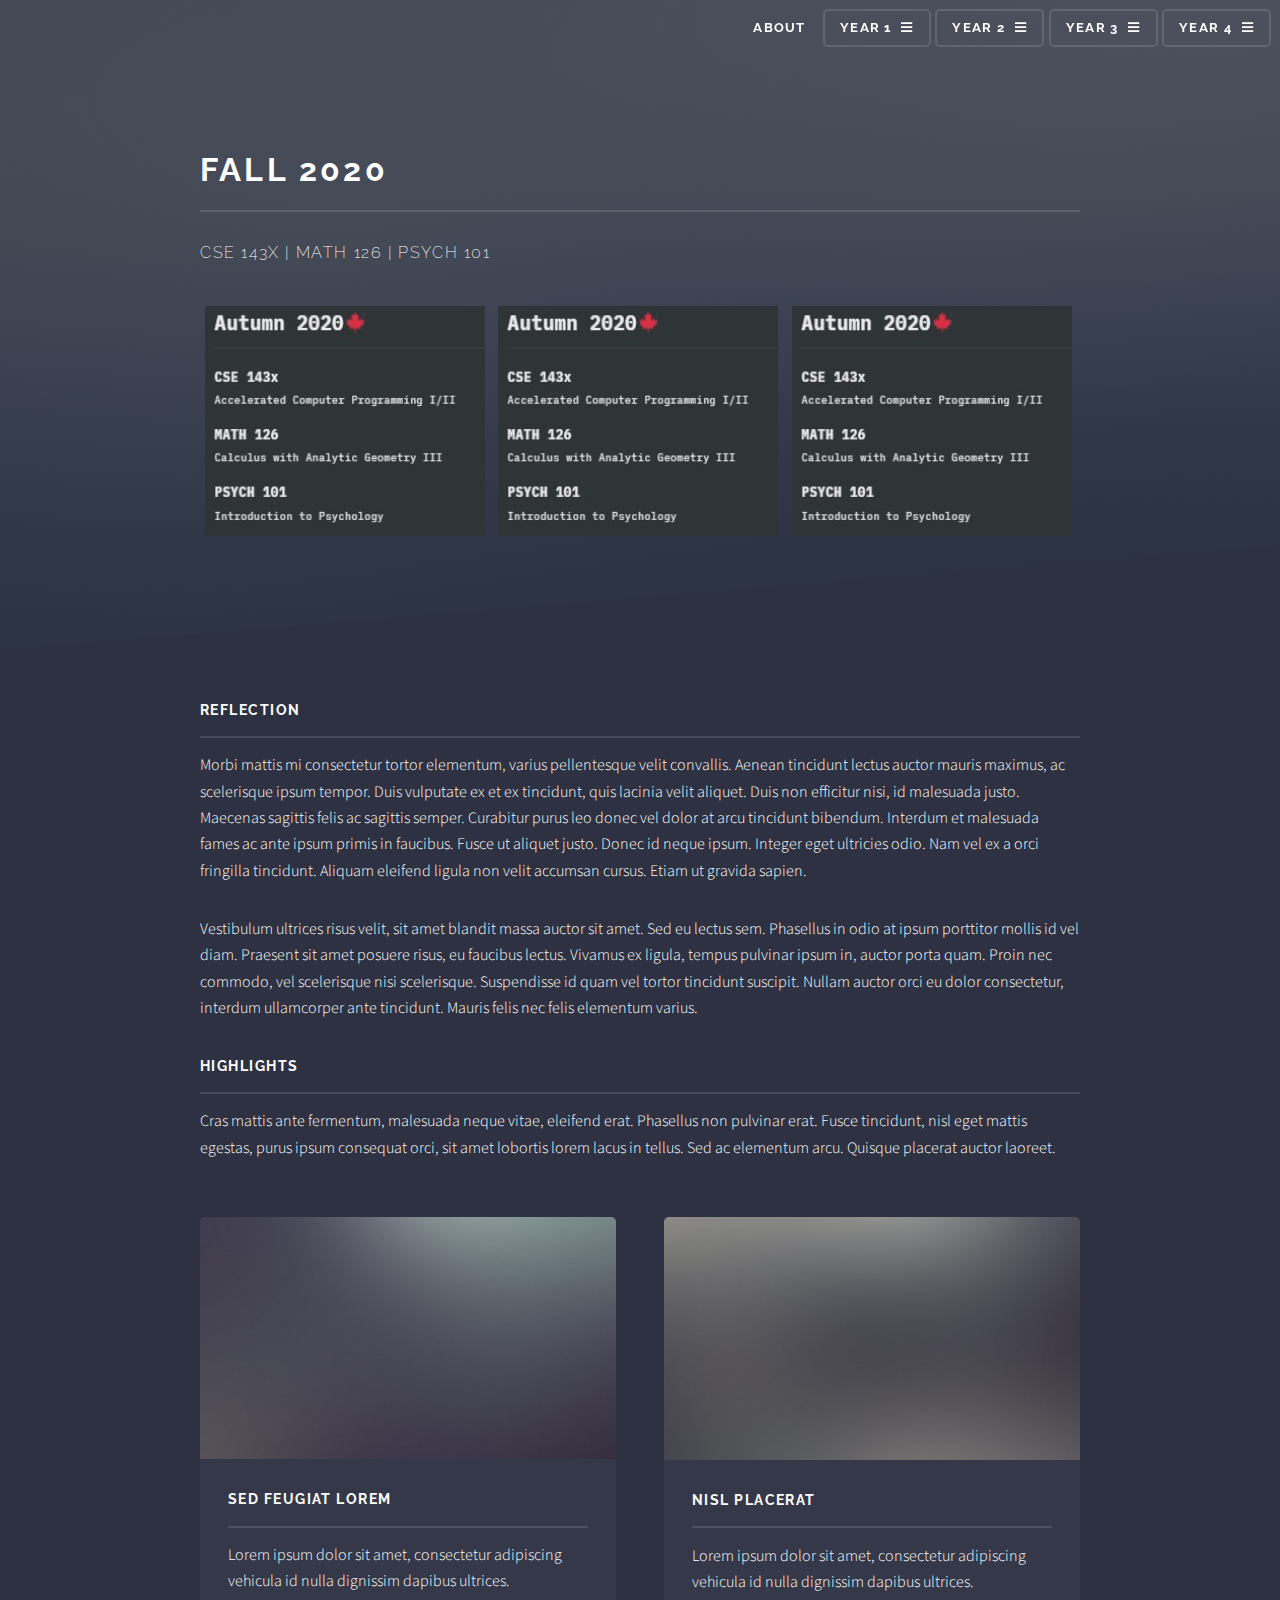
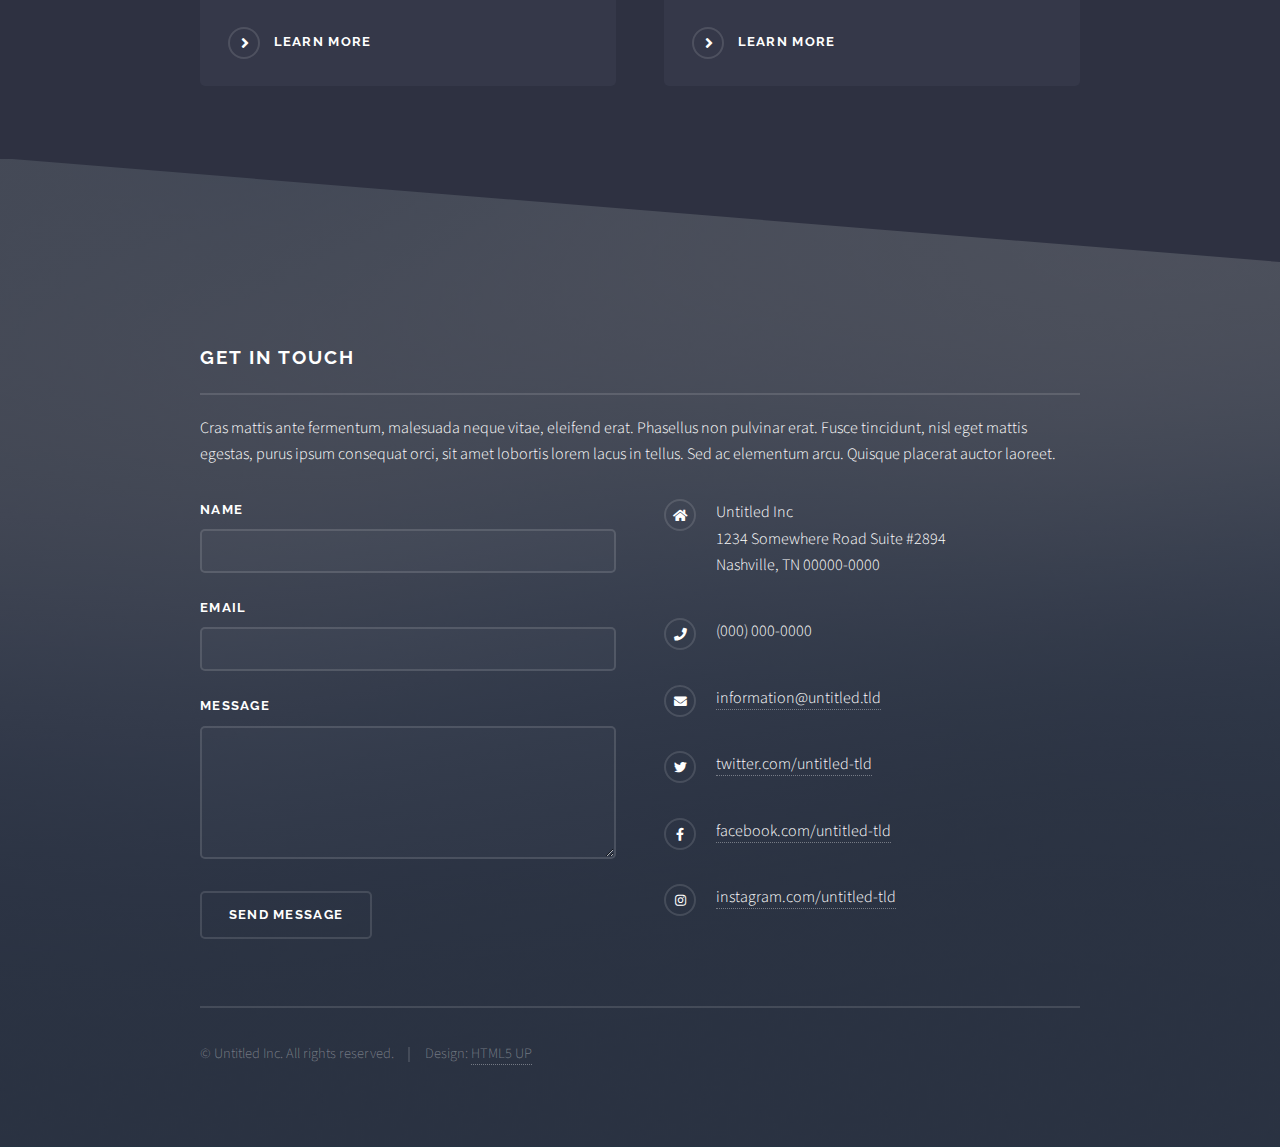
<file: fall20.html>
<!DOCTYPE HTML>
<!--
	Solid State by HTML5 UP
	html5up.net | @ajlkn
	Free for personal and commercial use under the CCA 3.0 license (html5up.net/license)
-->
<html>
	<head>
		<title>Fall 2020</title>
		<meta charset="utf-8" />
		<meta name="viewport" content="width=device-width, initial-scale=1, user-scalable=no" />
		<link rel="stylesheet" href="assets/css/main.css" />
		<noscript><link rel="stylesheet" href="assets/css/noscript.css" /></noscript>
	</head>
	<body class="is-preload">

		<!-- Page Wrapper -->
			<div id="page-wrapper">

				<!-- Header -->
				<header id="header" class="alt">
					<style>
					</style>
					<h1><a href="index.html">Grant Tannert</a></h1>
					<nav>
						<a href="index.html">About</a>
						<a href="#year1">Year 1</a>
						<a href="#year2">Year 2</a>
						<a href="#year3">Year 3</a>
						<a href="#year4">Year 4</a>
					</nav>
				</header>

				<!-- Menu -->
				<nav id="year1">
					<div class="inner">
						<h2>Year 1</h2>
						<ul class="links">
							<li><a href="fall20.html">Fall 2020</a></li>
							<li><a href="win21.html">Winter 2021</a></li>
							<li><a href="spr21.html">Spring 2021</a></li>
						</ul>
						<a href="#" class="close">Close</a>
					</div>
				</nav>
				<nav id="year2">
					<div class="inner">
						<h2>Year 2</h2>
						<ul class="links">
							<li><a href="fall21.html">Fall 2021</a></li>
							<li><a>In Progress</a></li>
							<li><a>In Progress</a></li>
						</ul>
						<a href="#" class="close">Close</a>
					</div>
				</nav>
				<nav id="year3">
					<div class="inner">
						<h2>Year 3</h2>
						<ul class="links">
							<li><a>In Progress</a></li>
							<li><a>In Progress</a></li>
							<li><a>In Progress</a></li>
						</ul>
						<a href="#" class="close">Close</a>
					</div>
				</nav>
				<nav id="year4">
					<div class="inner">
						<h2>Year 4</h2>
						<ul class="links">
							<li><a>In Progress</a></li>
							<li><a>In Progress</a></li>
							<li><a>In Progress</a></li>
						</ul>
						<a href="#" class="close">Close</a>
					</div>
				</nav>

				<!-- Wrapper -->
					<section id="wrapper">
						<header>
							<div class="inner">
								<h2>Fall 2020</h2>
								<p>CSE 143x | Math 126 | Psych 101</p>
								<div class="logo"><img src="./images/Aut2020.jpg" alt="Description for image" width="280px" height="230px"></div>
								<div class="logo"><img src="./images/Aut2020.jpg" alt="Description for image" width="280px" height="230px"></div>
								<div class="logo"><img src="./images/Aut2020.jpg" alt="Description for image" width="280px" height="230px"></div>
							</div>
							<style>
								.inner::after {
									content: "";
									clear: both;
									display: table;
								}
								.logo {
									float: left;
									width: 33.33%;
									padding: 5px
								}
							</style>
						</header>

						<!-- Content -->
							<div class="wrapper">
								<div class="inner">

									<h3 class="major">Reflection</h3>
									<p>Morbi mattis mi consectetur tortor elementum, varius pellentesque velit convallis. Aenean tincidunt lectus auctor mauris maximus, ac scelerisque ipsum tempor. Duis vulputate ex et ex tincidunt, quis lacinia velit aliquet. Duis non efficitur nisi, id malesuada justo. Maecenas sagittis felis ac sagittis semper. Curabitur purus leo donec vel dolor at arcu tincidunt bibendum. Interdum et malesuada fames ac ante ipsum primis in faucibus. Fusce ut aliquet justo. Donec id neque ipsum. Integer eget ultricies odio. Nam vel ex a orci fringilla tincidunt. Aliquam eleifend ligula non velit accumsan cursus. Etiam ut gravida sapien.</p>

									<p>Vestibulum ultrices risus velit, sit amet blandit massa auctor sit amet. Sed eu lectus sem. Phasellus in odio at ipsum porttitor mollis id vel diam. Praesent sit amet posuere risus, eu faucibus lectus. Vivamus ex ligula, tempus pulvinar ipsum in, auctor porta quam. Proin nec commodo, vel scelerisque nisi scelerisque. Suspendisse id quam vel tortor tincidunt suscipit. Nullam auctor orci eu dolor consectetur, interdum ullamcorper ante tincidunt. Mauris felis nec felis elementum varius.</p>

									<h3 class="major">Highlights</h3>
									<p>Cras mattis ante fermentum, malesuada neque vitae, eleifend erat. Phasellus non pulvinar erat. Fusce tincidunt, nisl eget mattis egestas, purus ipsum consequat orci, sit amet lobortis lorem lacus in tellus. Sed ac elementum arcu. Quisque placerat auctor laoreet.</p>

									<section class="features">
										<article>
											<a href="#" class="image"><img src="images/pic04.jpg" alt="" /></a>
											<h3 class="major">Sed feugiat lorem</h3>
											<p>Lorem ipsum dolor sit amet, consectetur adipiscing vehicula id nulla dignissim dapibus ultrices.</p>
											<a href="#" class="special">Learn more</a>
										</article>
										<article>
											<a href="#" class="image"><img src="images/pic05.jpg" alt="" /></a>
											<h3 class="major">Nisl placerat</h3>
											<p>Lorem ipsum dolor sit amet, consectetur adipiscing vehicula id nulla dignissim dapibus ultrices.</p>
											<a href="#" class="special">Learn more</a>
										</article>
									</section>

								</div>
							</div>

					</section>

				<!-- Footer -->
					<section id="footer">
						<div class="inner">
							<h2 class="major">Get in touch</h2>
							<p>Cras mattis ante fermentum, malesuada neque vitae, eleifend erat. Phasellus non pulvinar erat. Fusce tincidunt, nisl eget mattis egestas, purus ipsum consequat orci, sit amet lobortis lorem lacus in tellus. Sed ac elementum arcu. Quisque placerat auctor laoreet.</p>
							<form method="post" action="#">
								<div class="fields">
									<div class="field">
										<label for="name">Name</label>
										<input type="text" name="name" id="name" />
									</div>
									<div class="field">
										<label for="email">Email</label>
										<input type="email" name="email" id="email" />
									</div>
									<div class="field">
										<label for="message">Message</label>
										<textarea name="message" id="message" rows="4"></textarea>
									</div>
								</div>
								<ul class="actions">
									<li><input type="submit" value="Send Message" /></li>
								</ul>
							</form>
							<ul class="contact">
								<li class="icon solid fa-home">
									Untitled Inc<br />
									1234 Somewhere Road Suite #2894<br />
									Nashville, TN 00000-0000
								</li>
								<li class="icon solid fa-phone">(000) 000-0000</li>
								<li class="icon solid fa-envelope"><a href="#">information@untitled.tld</a></li>
								<li class="icon brands fa-twitter"><a href="#">twitter.com/untitled-tld</a></li>
								<li class="icon brands fa-facebook-f"><a href="#">facebook.com/untitled-tld</a></li>
								<li class="icon brands fa-instagram"><a href="#">instagram.com/untitled-tld</a></li>
							</ul>
							<ul class="copyright">
								<li>&copy; Untitled Inc. All rights reserved.</li><li>Design: <a href="http://html5up.net">HTML5 UP</a></li>
							</ul>
						</div>
					</section>

			</div>

		<!-- Scripts -->
			<script src="assets/js/jquery.min.js"></script>
			<script src="assets/js/jquery.scrollex.min.js"></script>
			<script src="assets/js/browser.min.js"></script>
			<script src="assets/js/breakpoints.min.js"></script>
			<script src="assets/js/util.js"></script>
			<script src="assets/js/main.js"></script>

	</body>
</html>
</file>
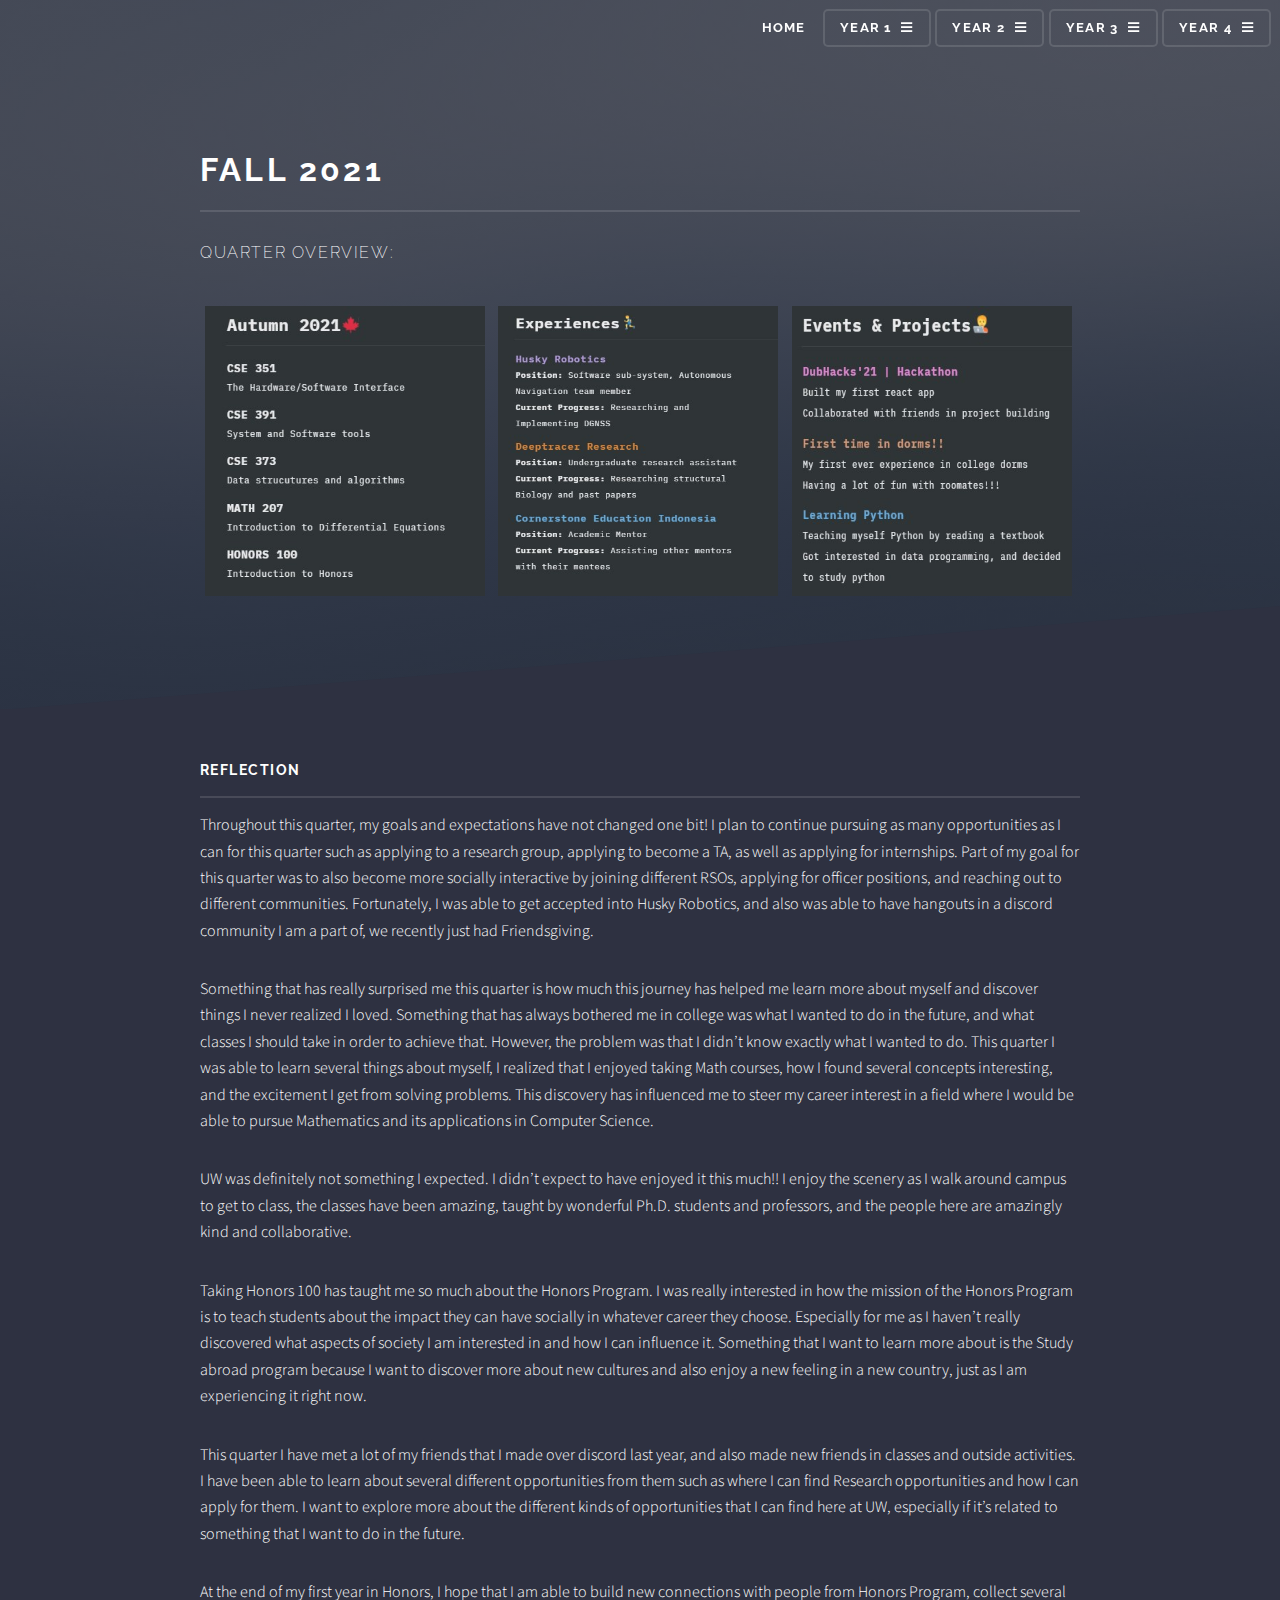
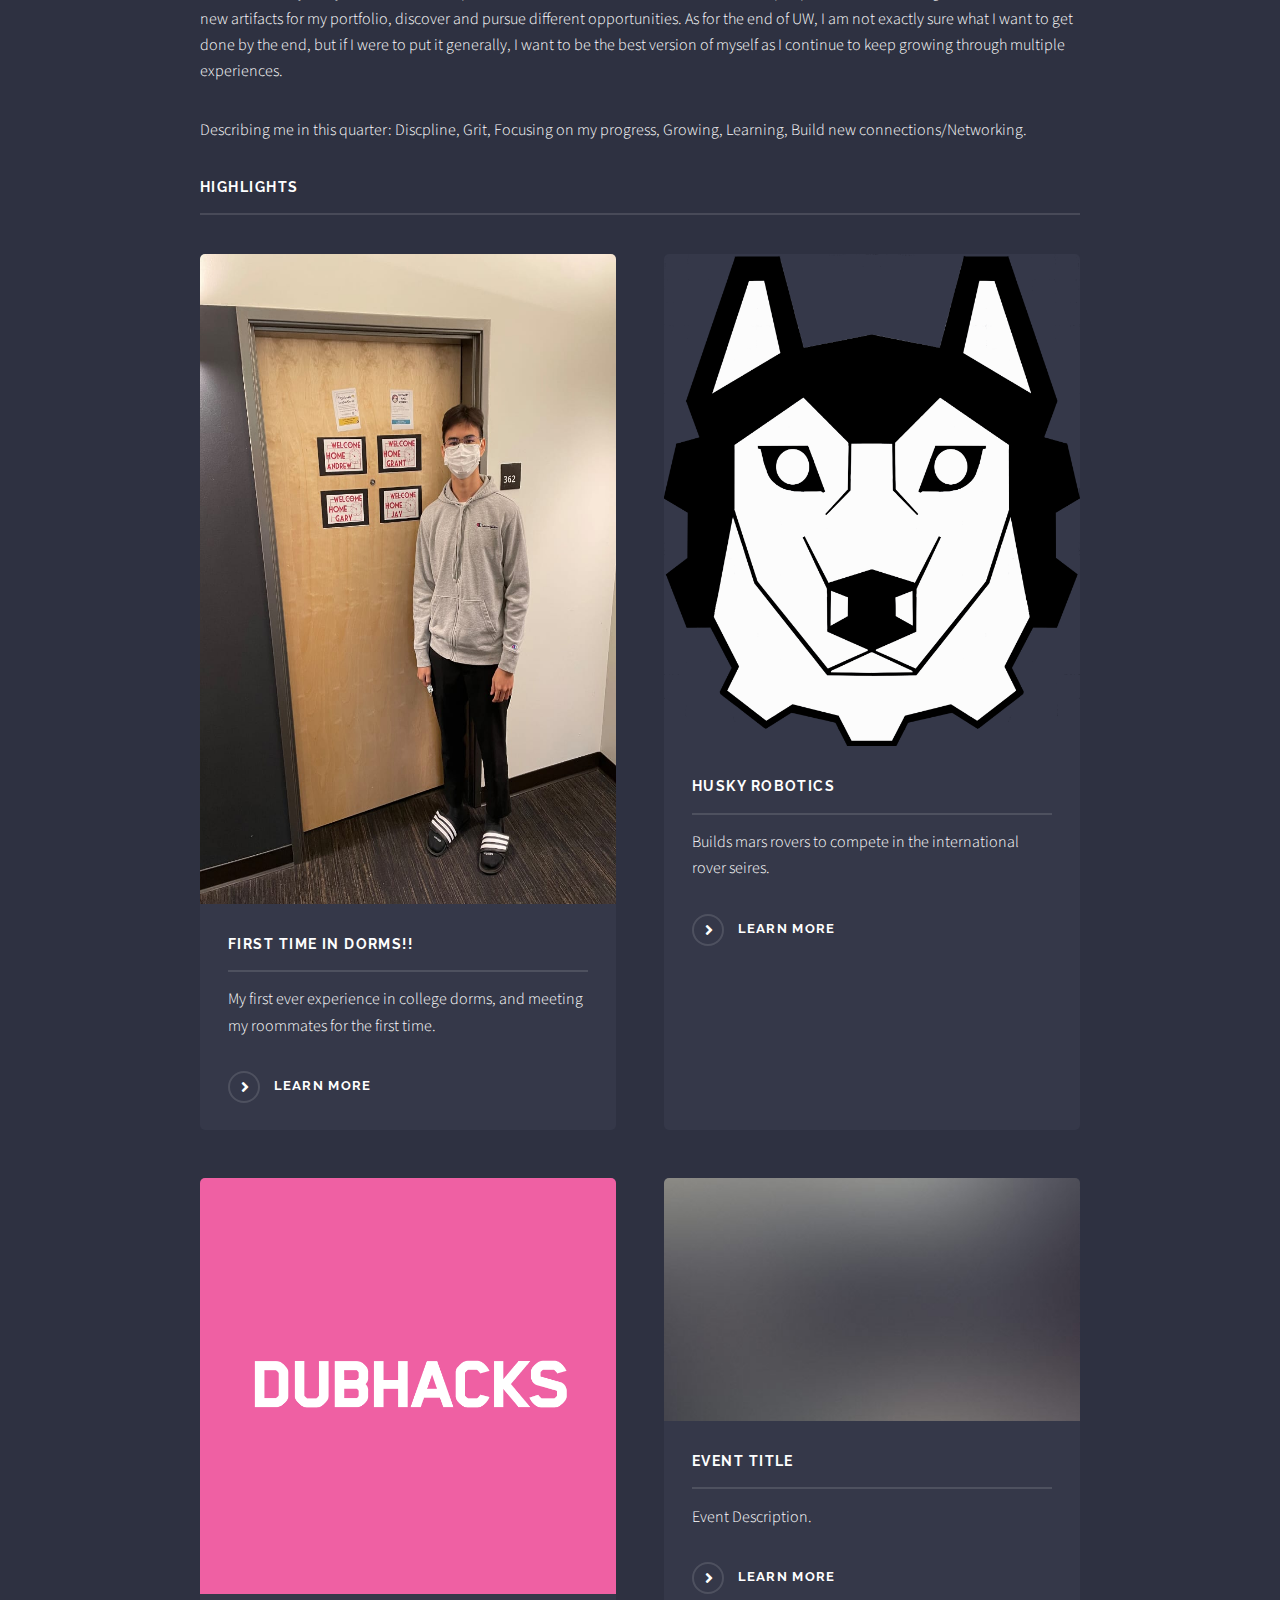
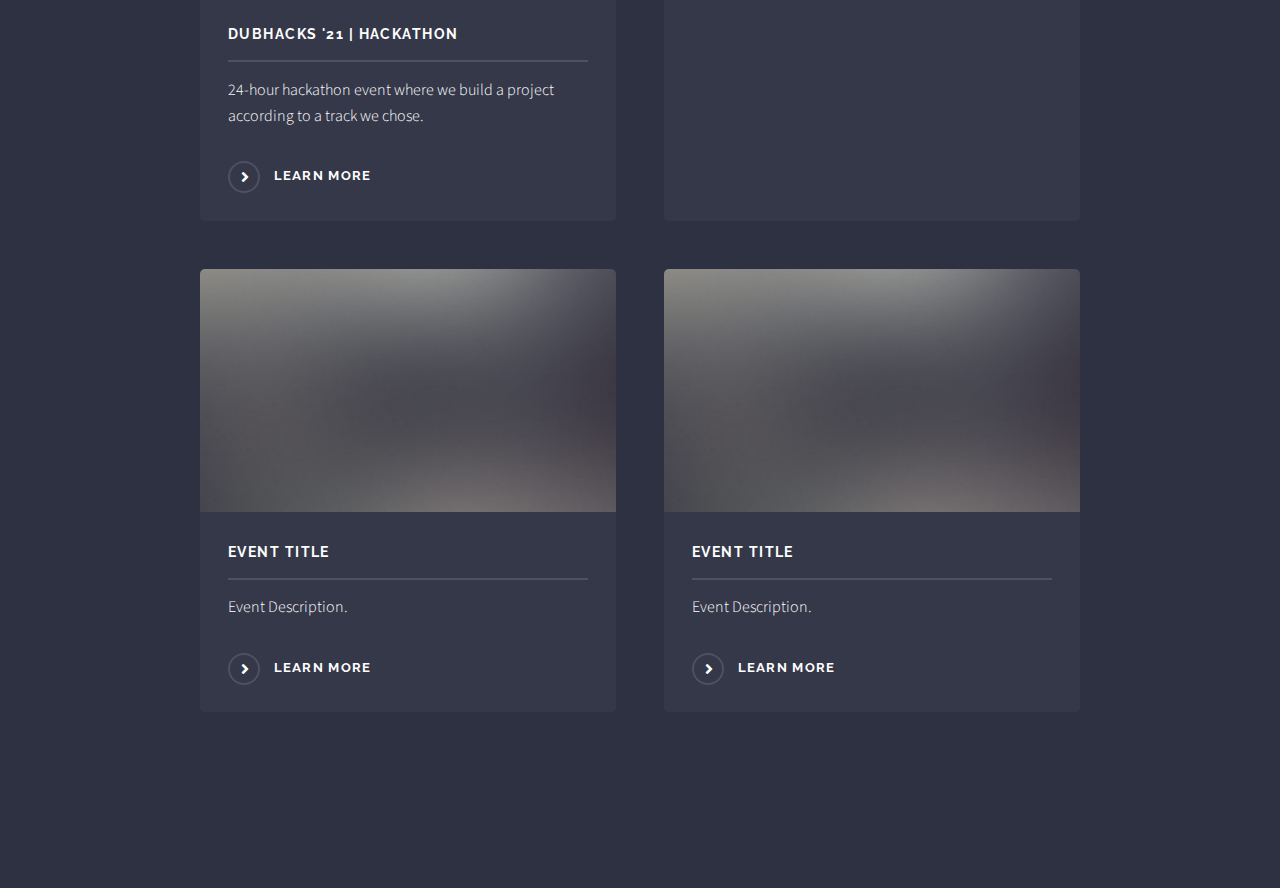
<file: fall21.html>
<!DOCTYPE HTML>
<!--
	Solid State by HTML5 UP
	html5up.net | @ajlkn
	Free for personal and commercial use under the CCA 3.0 license (html5up.net/license)
-->
<html>
	<head>
		<title>Fall 2021</title>
		<meta charset="utf-8" />
		<meta name="viewport" content="width=device-width, initial-scale=1, user-scalable=no" />
		<link rel="stylesheet" href="assets/css/main.css" />
		<noscript><link rel="stylesheet" href="assets/css/noscript.css" /></noscript>
	</head>
	<body class="is-preload">

		<!-- Page Wrapper -->
			<div id="page-wrapper">

				<!-- Header -->
				<header id="header" class="alt">
					<style>
					</style>
					<h1><a href="index.html">Grant Tannert</a></h1>
					<nav>
						<a href="index.html">Home</a>
						<a href="#year1">Year 1</a>
						<a href="#year2">Year 2</a>
						<a href="#year3">Year 3</a>
						<a href="#year4">Year 4</a>
					</nav>
				</header>

				<!-- Menu -->
				<nav id="year1">
					<div class="inner">
						<h2>Year 1</h2>
						<ul class="links">
							<li><a href="fall20.html">Fall 2020</a></li>
							<li><a href="win21.html">Winter 2021</a></li>
							<li><a href="spr21.html">Spring 2021</a></li>
						</ul>
						<a href="#" class="close">Close</a>
					</div>
				</nav>
				<nav id="year2">
					<div class="inner">
						<h2>Year 2</h2>
						<ul class="links">
							<li><a href="fall21.html">Fall 2021</a></li>
							<li><a>In Progress</a></li>
							<li><a>In Progress</a></li>
						</ul>
						<a href="#" class="close">Close</a>
					</div>
				</nav>
				<nav id="year3">
					<div class="inner">
						<h2>Year 3</h2>
						<ul class="links">
							<li><a>In Progress</a></li>
							<li><a>In Progress</a></li>
							<li><a>In Progress</a></li>
						</ul>
						<a href="#" class="close">Close</a>
					</div>
				</nav>
				<nav id="year4">
					<div class="inner">
						<h2>Year 4</h2>
						<ul class="links">
							<li><a>In Progress</a></li>
							<li><a>In Progress</a></li>
							<li><a>In Progress</a></li>
						</ul>
						<a href="#" class="close">Close</a>
					</div>
				</nav>

				<!-- Wrapper -->
					<section id="wrapper">
						<header>
							<div class="inner">
								<h2>Fall 2021</h2>
								<p>Quarter Overview:</p>
								<div class="logo"><img src="./images/Aut2021.jpg" alt="Description for image" width="280px" height="290px"></div>
								<div class="logo"><img src="./images/Aut2021exp.jpg" alt="Description for image" width="280px" height="290px"></div>
								<div class="logo"><img src="./images/Aut2021events.jpg" alt="Description for image" width="280px" height="290px"></div>
							</div>
							<style>
								.inner::after {
									content: "";
									clear: both;
									display: table;
								}
								.logo {
									float: left;
									width: 33.33%;
									padding: 5px
								}
							</style>
						</header>

						<!-- Content -->
							<div class="wrapper">
								<div class="inner">

									<h3 class="major">Reflection</h3>
									<p>Throughout this quarter, my goals and expectations have not changed one bit! I plan to continue pursuing as many opportunities as I can for this quarter such as applying to a research group, applying to become a TA, as well as applying for internships. Part of my goal for this quarter was to also become more socially interactive by joining different RSOs, applying for officer positions, and reaching out to different communities. Fortunately, I was able to get accepted into Husky Robotics, and also was able to have hangouts in a discord community I am a part of, we recently just had Friendsgiving.</p>

									<p>Something that has really surprised me this quarter is how much this journey has helped me learn more about myself and discover things I never realized I loved. Something that has always bothered me in college was what I wanted to do in the future, and what classes I should take in order to achieve that. However, the problem was that I didn’t know exactly what I wanted to do. This quarter I was able to learn several things about myself, I realized that I enjoyed taking Math courses, how I found several concepts interesting, and the excitement I get from solving problems. This discovery has influenced me to steer my career interest in a field where I would be able to pursue Mathematics and its applications in Computer Science.</p>

									<p>UW was definitely not something I expected. I didn’t expect to have enjoyed it this much!! I enjoy the scenery as I walk around campus to get to class, the classes have been amazing, taught by wonderful Ph.D. students and professors, and the people here are amazingly kind and collaborative.</p>

									<p>Taking Honors 100 has taught me so much about the Honors Program. I was really interested in how the mission of the Honors Program is to teach students about the impact they can have socially in whatever career they choose. Especially for me as I haven’t really discovered what aspects of society I am interested in and how I can influence it. Something that I want to learn more about is the Study abroad program because I want to discover more about new cultures and also enjoy a new feeling in a new country, just as I am experiencing it right now.</p>

									<p>This quarter I have met a lot of my friends that I made over discord last year, and also made new friends in classes and outside activities. I have been able to learn about several different opportunities from them such as where I can find Research opportunities and how I can apply for them. I want to explore more about the different kinds of opportunities that I can find here at UW, especially if it’s related to something that I want to do in the future.</p>

									<p>At the end of my first year in Honors, I hope that I am able to build new connections with people from Honors Program, collect several new artifacts for my portfolio, discover and pursue different opportunities. As for the end of UW, I am not exactly sure what I want to get done by the end, but if I were to put it generally, I want to be the best version of myself as I continue to keep growing through multiple experiences.</p>

									<p>Describing me in this quarter: Discpline, Grit, Focusing on my progress, Growing, Learning, Build new connections/Networking.</p>
									<h3 class="major">Highlights</h3>
									<section class="features">
										<article>
											<a href="#" class="image"><img src="./images/first-dorms.jpg" height="650px" alt="" /></a>
											<h3 class="major">First time in dorms!!</h3>
											<p>My first ever experience in college dorms, and meeting my roommates for the first time.</p>
											<a href="firstdorms.html" class="special">Learn more</a>
										</article>
										<article>
											<a href="#" class="image"><img src="./images/huskyrobotics.jpg" alt="" /></a>
											<h3 class="major">Husky Robotics</h3>
											<p>Builds mars rovers to compete in the international rover seires.</p>
											<a href="robotics.html" class="special">Learn more</a>
										</article>
										<article>
											<a href="#" class="image"><img src="./images/dubhacks.jpg"  alt="" /></a>
											<h3 class="major">DubHacks '21 | Hackathon</h3>
											<p>24-hour hackathon event where we build a project according to a track we chose.</p>
											<a href="dubhacks.html" class="special">Learn more</a>
										</article>
										<article>
											<a href="#" class="image"><img src="images/pic05.jpg" alt="" /></a>
											<h3 class="major">Event Title</h3>
											<p>Event Description.</p>
											<a href="#" class="special">Learn more</a>
										</article>
										<article>
											<a href="#" class="image"><img src="images/pic05.jpg" alt="" /></a>
											<h3 class="major">Event Title</h3>
											<p>Event Description.</p>
											<a href="#" class="special">Learn more</a>
										</article>
										<article>
											<a href="#" class="image"><img src="images/pic05.jpg" alt="" /></a>
											<h3 class="major">Event Title</h3>
											<p>Event Description.</p>
											<a href="#" class="special">Learn more</a>
										</article>
									</section>

								</div>
							</div>

					</section>

				<!-- No Footer -->

			</div>

		<!-- Scripts -->
			<script src="assets/js/jquery.min.js"></script>
			<script src="assets/js/jquery.scrollex.min.js"></script>
			<script src="assets/js/browser.min.js"></script>
			<script src="assets/js/breakpoints.min.js"></script>
			<script src="assets/js/util.js"></script>
			<script src="assets/js/main.js"></script>

	</body>
</html>
</file>
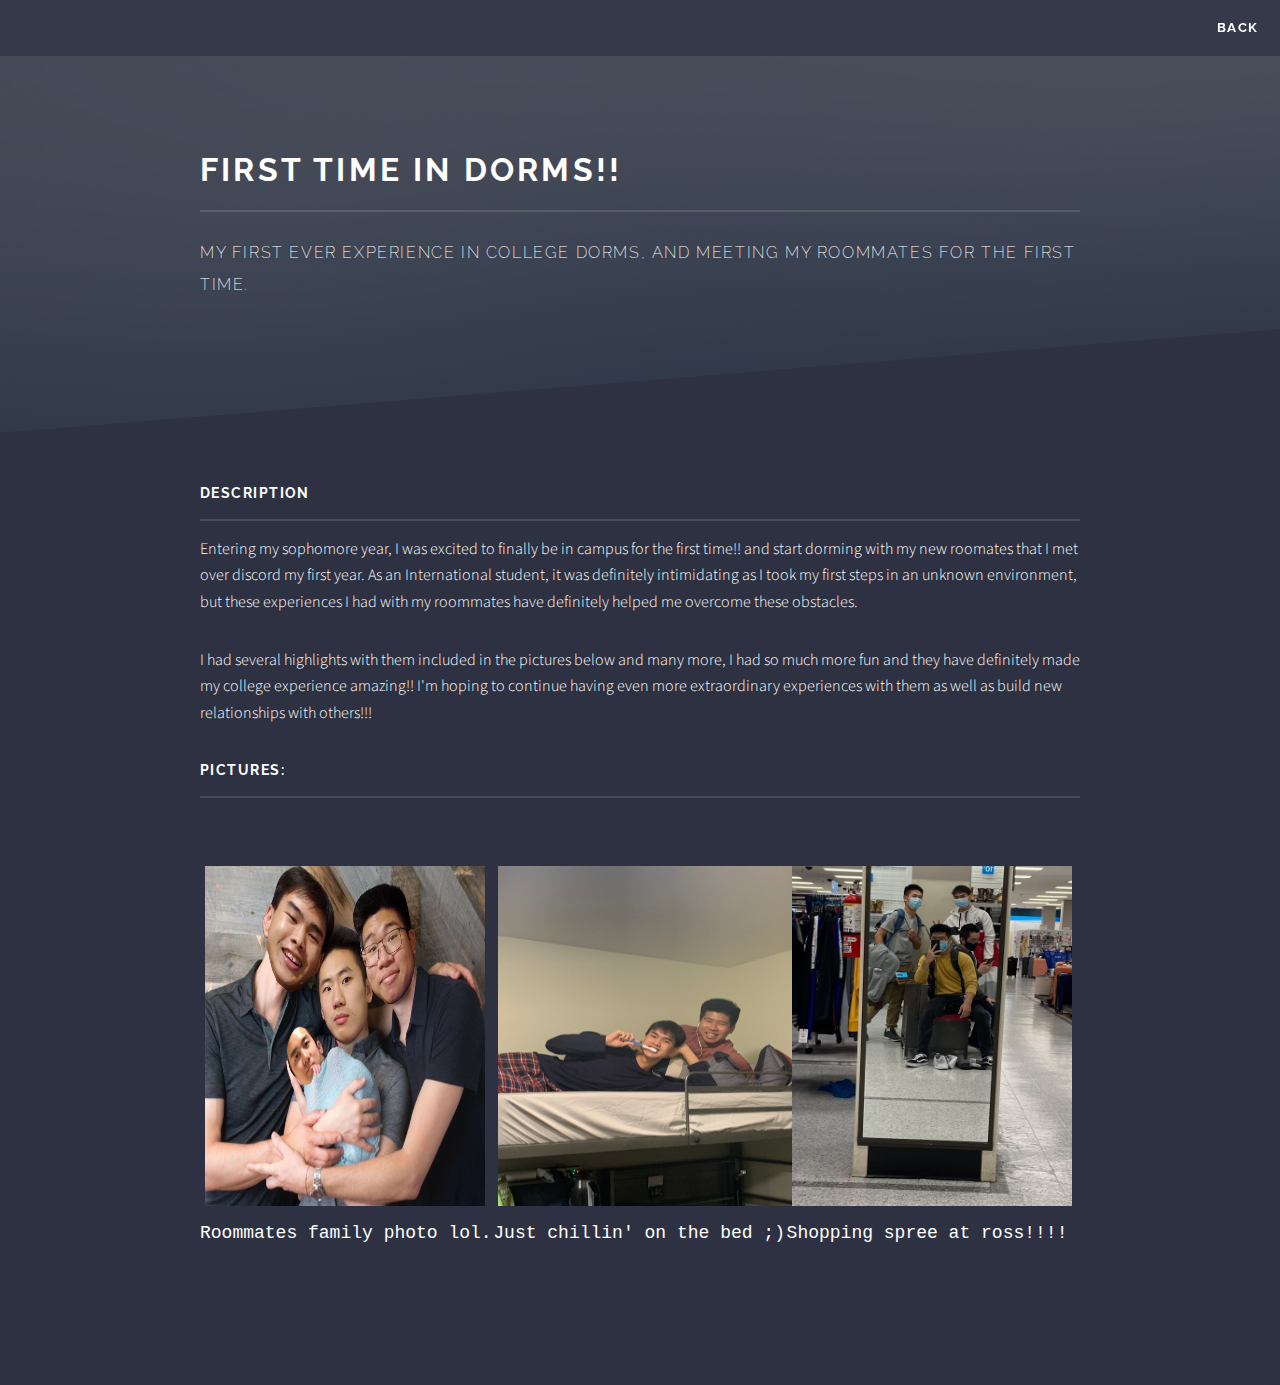
<file: firstdorms.html>
<!DOCTYPE HTML>
<!--
	Solid State by HTML5 UP
	html5up.net | @ajlkn
	Free for personal and commercial use under the CCA 3.0 license (html5up.net/license)
-->
<html>
	<head>
		<title>First time in dorms</title>
		<meta charset="utf-8" />
		<meta name="viewport" content="width=device-width, initial-scale=1, user-scalable=no" />
		<link rel="stylesheet" href="assets/css/main.css" />
		<noscript><link rel="stylesheet" href="assets/css/noscript.css" /></noscript>
	</head>
	<body class="is-preload">

		<!-- Page Wrapper -->
			<div id="page-wrapper">

				<!-- Header -->
					<header id="header">
						<h1><a href="#"></a></h1>
						<nav>
							<a href="fall21.html">Back</a>
						</nav>
					</header>


				<!-- Wrapper -->
					<section id="wrapper">
						<header>
							<div class="inner">
								<h2>First time in dorms!!</h2>
								<p>My first ever experience in college dorms, and meeting my roommates for the first time.</p>
							</div>
						</header>

						<!-- Content -->
							<div class="wrapper">
								<div class="inner">

									<h3 class="major">Description</h3>
									<p>Entering my sophomore year, I was excited to finally be in campus for the first time!! and start dorming with my new roomates that I met over discord my first year. As an International student, it was definitely intimidating as I took my first steps in an unknown environment, but these experiences I had with my roommates have definitely helped me overcome these obstacles.</p>

									<p>I had several highlights with them included in the pictures below and many more, I had so much more fun and they have definitely made my college experience amazing!! I'm hoping to continue having even more extraordinary experiences with them as well as build new relationships with others!!!</p>

									<h3 class="major">Pictures:</h3>
									<div class="inner">
                                        <div class="logo"><img src="./images/room-family.jpg" alt="Description for image" width="280px" height="340px"></div>
                                        <div class="logo"><img src="./images/bedGA.jpg" alt="Description for image" width="300px" height="340px"></div>
                                        <div class="logo"><img src="./images/rossrun.jpg" alt="Description for image" width="280px" height="340px"></div>
                                        <div class="textarea">Roommates family photo lol.</div>
                                        <div class="textarea">Just chillin' on the bed ;)</div>
                                        <div class="textarea">Shopping spree at ross!!!!</div>
                                    </div>
                                    <style>
                                        .inner::after {
                                            content: "";
                                            clear: both;
                                            display: table;
                                        }
                                        .logo {
                                            float: left;
                                            width: 33.33%;
                                            padding: 5px
                                        }
                                        .textarea {
                                            float: left;
                                            width: 33.33%;
                                            font-size: 18px;
                                            font-family:'Courier New', Courier, monospace;
                                        }
                                    </style>

								</div>
							</div>

					</section>


			</div>

		<!-- Scripts -->
			<script src="assets/js/jquery.min.js"></script>
			<script src="assets/js/jquery.scrollex.min.js"></script>
			<script src="assets/js/browser.min.js"></script>
			<script src="assets/js/breakpoints.min.js"></script>
			<script src="assets/js/util.js"></script>
			<script src="assets/js/main.js"></script>

	</body>
</html>
</file>
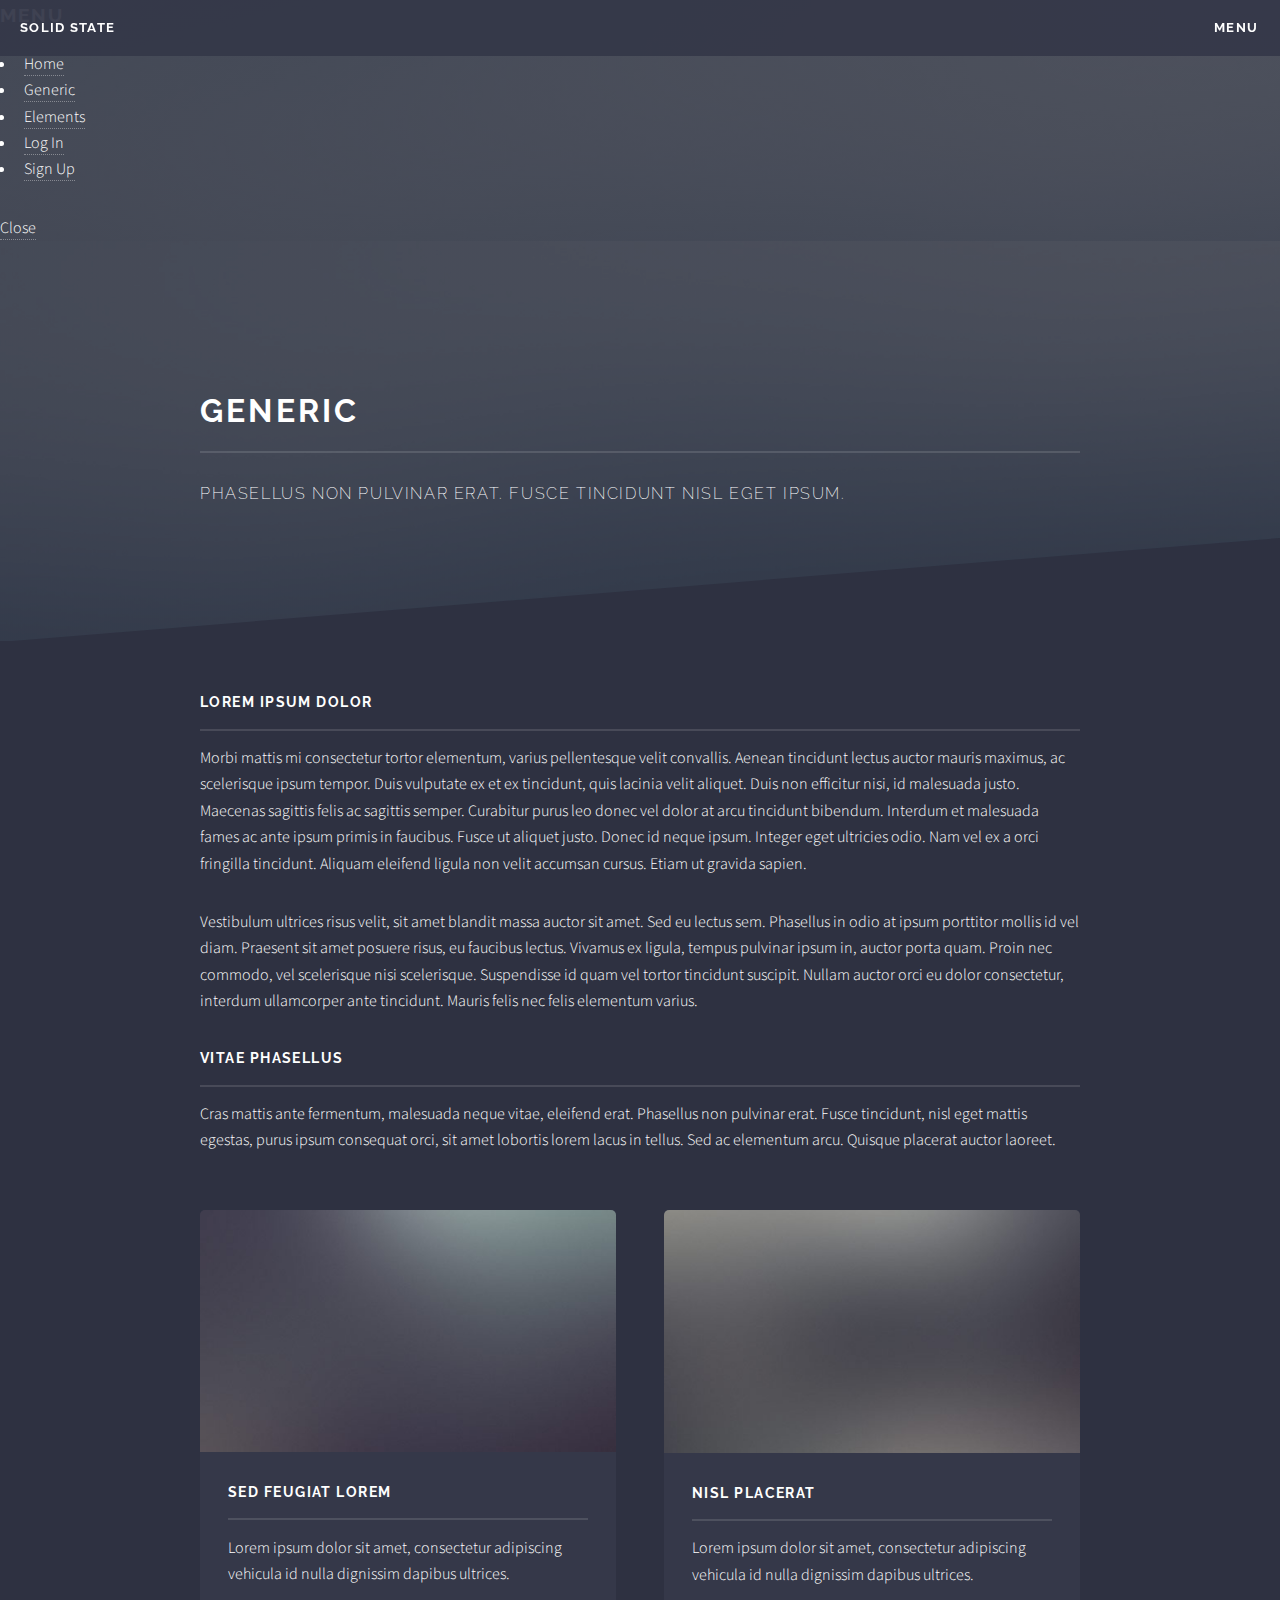
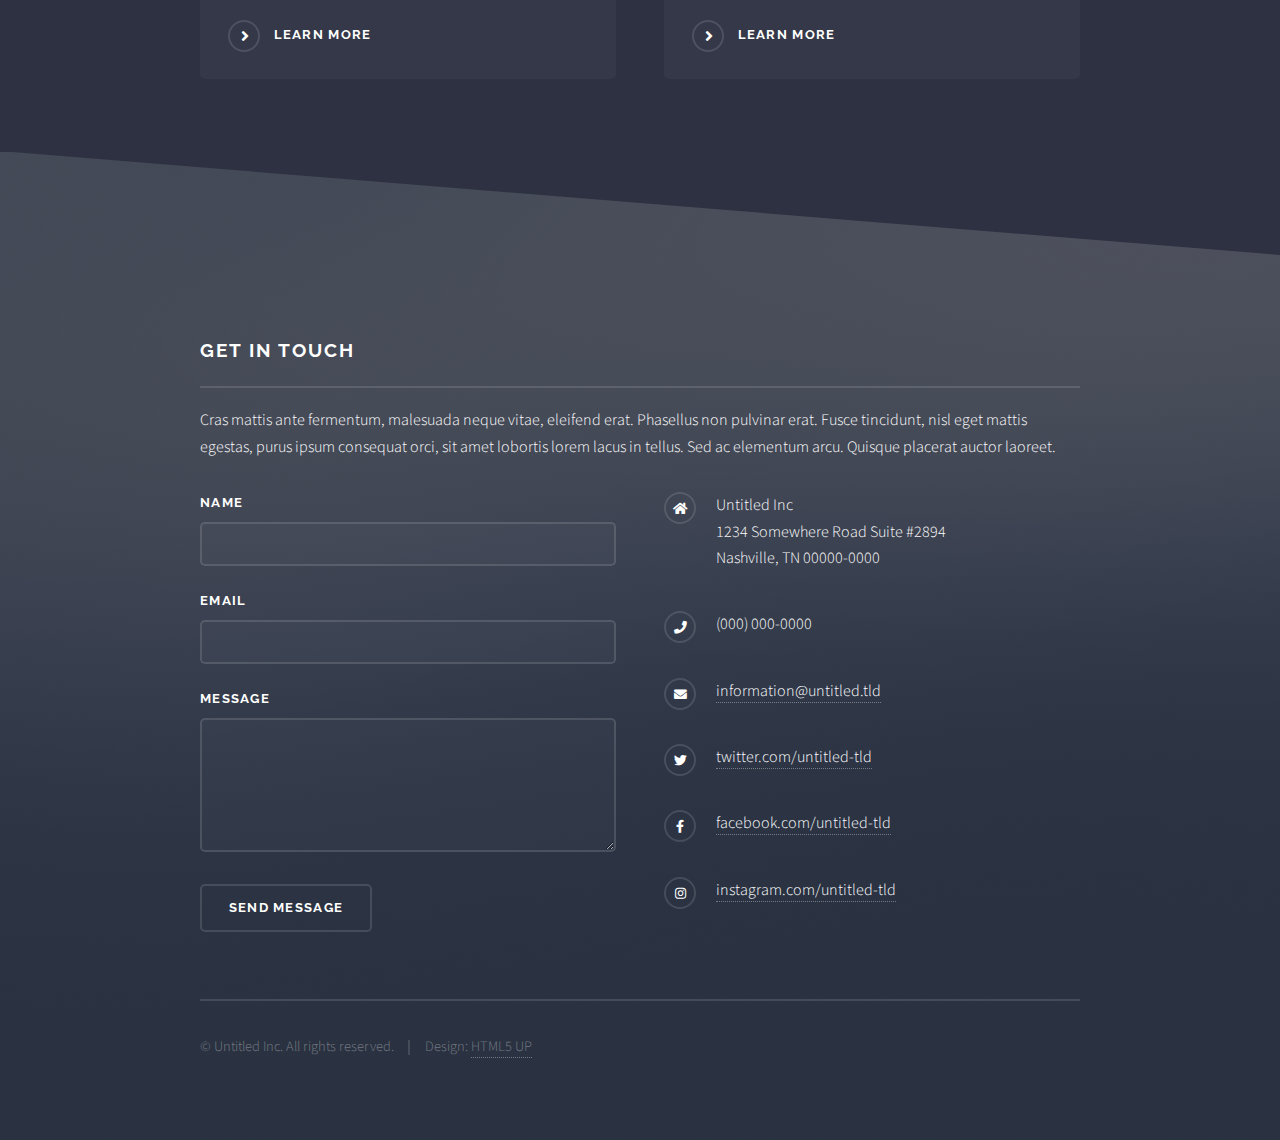
<file: generic.html>
<!DOCTYPE HTML>
<!--
	Solid State by HTML5 UP
	html5up.net | @ajlkn
	Free for personal and commercial use under the CCA 3.0 license (html5up.net/license)
-->
<html>
	<head>
		<title>Generic - Solid State by HTML5 UP</title>
		<meta charset="utf-8" />
		<meta name="viewport" content="width=device-width, initial-scale=1, user-scalable=no" />
		<link rel="stylesheet" href="assets/css/main.css" />
		<noscript><link rel="stylesheet" href="assets/css/noscript.css" /></noscript>
	</head>
	<body class="is-preload">

		<!-- Page Wrapper -->
			<div id="page-wrapper">

				<!-- Header -->
					<header id="header">
						<h1><a href="index.html">Solid State</a></h1>
						<nav>
							<a href="#menu">Menu</a>
						</nav>
					</header>

				<!-- Menu -->
					<nav id="menu">
						<div class="inner">
							<h2>Menu</h2>
							<ul class="links">
								<li><a href="index.html">Home</a></li>
								<li><a href="generic.html">Generic</a></li>
								<li><a href="elements.html">Elements</a></li>
								<li><a href="#">Log In</a></li>
								<li><a href="#">Sign Up</a></li>
							</ul>
							<a href="#" class="close">Close</a>
						</div>
					</nav>

				<!-- Wrapper -->
					<section id="wrapper">
						<header>
							<div class="inner">
								<h2>Generic</h2>
								<p>Phasellus non pulvinar erat. Fusce tincidunt nisl eget ipsum.</p>
							</div>
						</header>

						<!-- Content -->
							<div class="wrapper">
								<div class="inner">

									<h3 class="major">Lorem ipsum dolor</h3>
									<p>Morbi mattis mi consectetur tortor elementum, varius pellentesque velit convallis. Aenean tincidunt lectus auctor mauris maximus, ac scelerisque ipsum tempor. Duis vulputate ex et ex tincidunt, quis lacinia velit aliquet. Duis non efficitur nisi, id malesuada justo. Maecenas sagittis felis ac sagittis semper. Curabitur purus leo donec vel dolor at arcu tincidunt bibendum. Interdum et malesuada fames ac ante ipsum primis in faucibus. Fusce ut aliquet justo. Donec id neque ipsum. Integer eget ultricies odio. Nam vel ex a orci fringilla tincidunt. Aliquam eleifend ligula non velit accumsan cursus. Etiam ut gravida sapien.</p>

									<p>Vestibulum ultrices risus velit, sit amet blandit massa auctor sit amet. Sed eu lectus sem. Phasellus in odio at ipsum porttitor mollis id vel diam. Praesent sit amet posuere risus, eu faucibus lectus. Vivamus ex ligula, tempus pulvinar ipsum in, auctor porta quam. Proin nec commodo, vel scelerisque nisi scelerisque. Suspendisse id quam vel tortor tincidunt suscipit. Nullam auctor orci eu dolor consectetur, interdum ullamcorper ante tincidunt. Mauris felis nec felis elementum varius.</p>

									<h3 class="major">Vitae phasellus</h3>
									<p>Cras mattis ante fermentum, malesuada neque vitae, eleifend erat. Phasellus non pulvinar erat. Fusce tincidunt, nisl eget mattis egestas, purus ipsum consequat orci, sit amet lobortis lorem lacus in tellus. Sed ac elementum arcu. Quisque placerat auctor laoreet.</p>

									<section class="features">
										<article>
											<a href="#" class="image"><img src="images/pic04.jpg" alt="" /></a>
											<h3 class="major">Sed feugiat lorem</h3>
											<p>Lorem ipsum dolor sit amet, consectetur adipiscing vehicula id nulla dignissim dapibus ultrices.</p>
											<a href="#" class="special">Learn more</a>
										</article>
										<article>
											<a href="#" class="image"><img src="images/pic05.jpg" alt="" /></a>
											<h3 class="major">Nisl placerat</h3>
											<p>Lorem ipsum dolor sit amet, consectetur adipiscing vehicula id nulla dignissim dapibus ultrices.</p>
											<a href="#" class="special">Learn more</a>
										</article>
									</section>

								</div>
							</div>

					</section>

				<!-- Footer -->
					<section id="footer">
						<div class="inner">
							<h2 class="major">Get in touch</h2>
							<p>Cras mattis ante fermentum, malesuada neque vitae, eleifend erat. Phasellus non pulvinar erat. Fusce tincidunt, nisl eget mattis egestas, purus ipsum consequat orci, sit amet lobortis lorem lacus in tellus. Sed ac elementum arcu. Quisque placerat auctor laoreet.</p>
							<form method="post" action="#">
								<div class="fields">
									<div class="field">
										<label for="name">Name</label>
										<input type="text" name="name" id="name" />
									</div>
									<div class="field">
										<label for="email">Email</label>
										<input type="email" name="email" id="email" />
									</div>
									<div class="field">
										<label for="message">Message</label>
										<textarea name="message" id="message" rows="4"></textarea>
									</div>
								</div>
								<ul class="actions">
									<li><input type="submit" value="Send Message" /></li>
								</ul>
							</form>
							<ul class="contact">
								<li class="icon solid fa-home">
									Untitled Inc<br />
									1234 Somewhere Road Suite #2894<br />
									Nashville, TN 00000-0000
								</li>
								<li class="icon solid fa-phone">(000) 000-0000</li>
								<li class="icon solid fa-envelope"><a href="#">information@untitled.tld</a></li>
								<li class="icon brands fa-twitter"><a href="#">twitter.com/untitled-tld</a></li>
								<li class="icon brands fa-facebook-f"><a href="#">facebook.com/untitled-tld</a></li>
								<li class="icon brands fa-instagram"><a href="#">instagram.com/untitled-tld</a></li>
							</ul>
							<ul class="copyright">
								<li>&copy; Untitled Inc. All rights reserved.</li><li>Design: <a href="http://html5up.net">HTML5 UP</a></li>
							</ul>
						</div>
					</section>

			</div>

		<!-- Scripts -->
			<script src="assets/js/jquery.min.js"></script>
			<script src="assets/js/jquery.scrollex.min.js"></script>
			<script src="assets/js/browser.min.js"></script>
			<script src="assets/js/breakpoints.min.js"></script>
			<script src="assets/js/util.js"></script>
			<script src="assets/js/main.js"></script>

	</body>
</html>
</file>
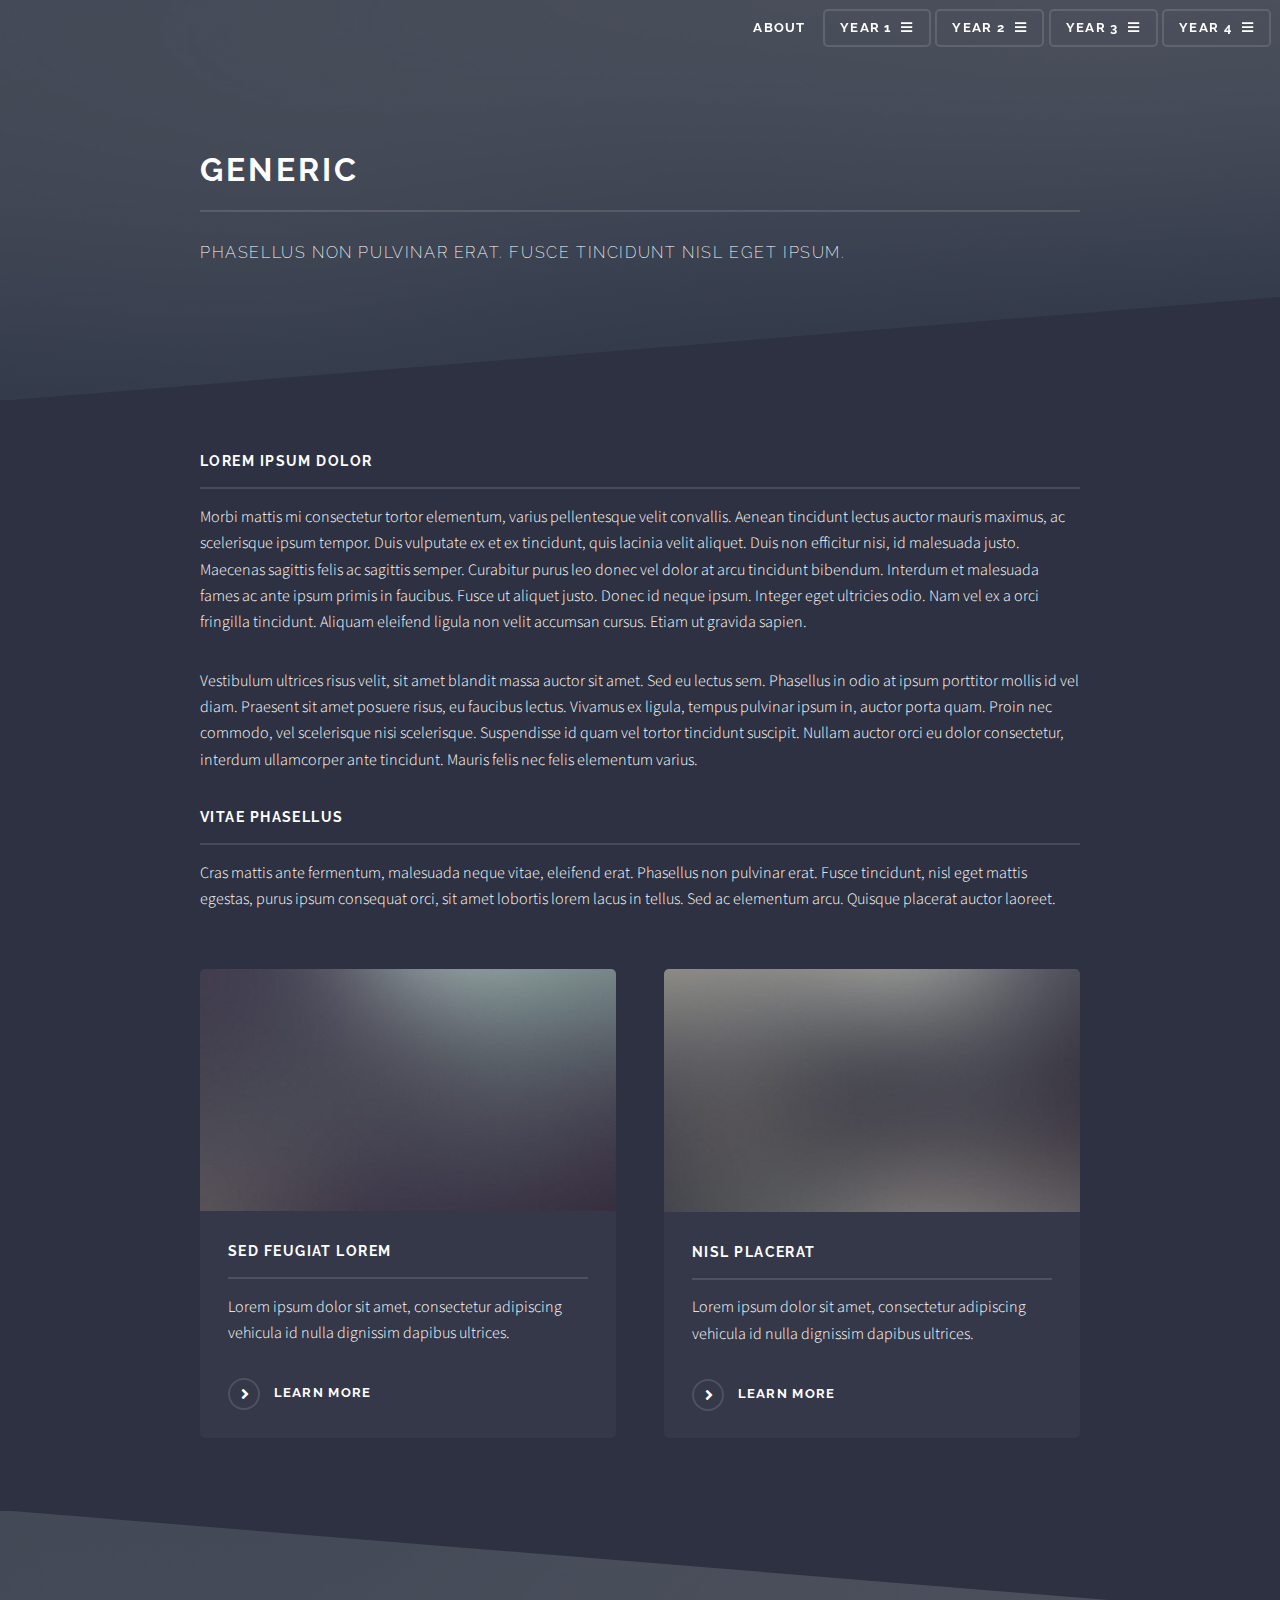
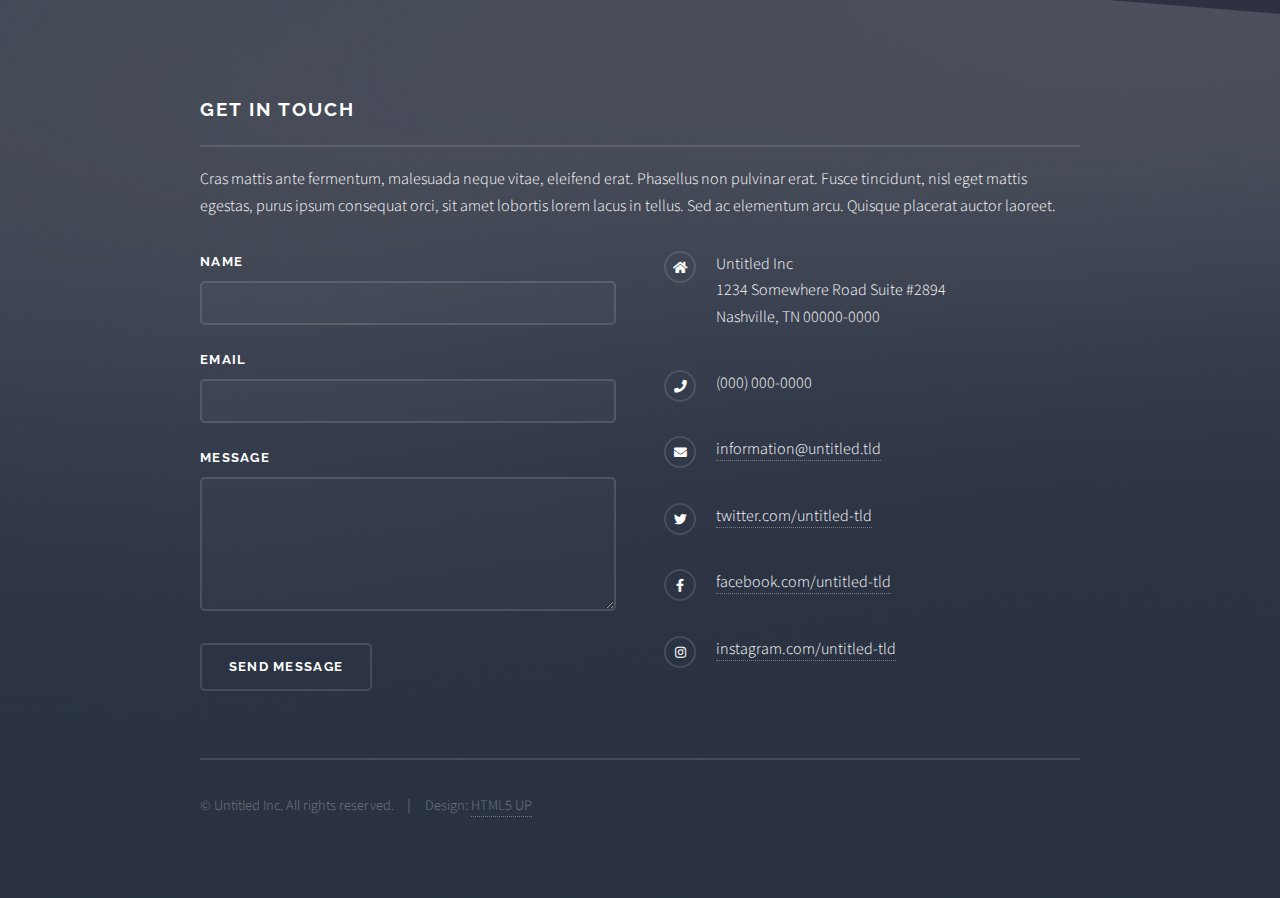
<file: spr21.html>
<!DOCTYPE HTML>
<!--
	Solid State by HTML5 UP
	html5up.net | @ajlkn
	Free for personal and commercial use under the CCA 3.0 license (html5up.net/license)
-->
<html>
	<head>
		<title>Generic - Solid State by HTML5 UP</title>
		<meta charset="utf-8" />
		<meta name="viewport" content="width=device-width, initial-scale=1, user-scalable=no" />
		<link rel="stylesheet" href="assets/css/main.css" />
		<noscript><link rel="stylesheet" href="assets/css/noscript.css" /></noscript>
	</head>
	<body class="is-preload">

		<!-- Page Wrapper -->
			<div id="page-wrapper">

				<!-- Header -->
				<header id="header" class="alt">
					<h1><a href="index.html">Grant Tannert</a></h1>
					<nav>
						<a href="index.html">About</a>
						<a href="#year1">Year 1</a>
						<a href="#year2">Year 2</a>
						<a href="#year3">Year 3</a>
						<a href="#year4">Year 4</a>
					</nav>
				</header>

				<!-- Menu -->
				<nav id="year1">
					<div class="inner">
						<h2>Year 1</h2>
						<ul class="links">
							<li><a href="fall20.html">Fall 2020</a></li>
							<li><a href="win21.html">Winter 2021</a></li>
							<li><a href="spr21.html">Spring 2021</a></li>
						</ul>
						<a href="#" class="close">Close</a>
					</div>
				</nav>
				<nav id="year2">
					<div class="inner">
						<h2>Year 2</h2>
						<ul class="links">
							<li><a href="fall21.html">Fall 2021</a></li>
							<li><a>In Progress</a></li>
							<li><a>In Progress</a></li>
						</ul>
						<a href="#" class="close">Close</a>
					</div>
				</nav>
				<nav id="year3">
					<div class="inner">
						<h2>Year 3</h2>
						<ul class="links">
							<li><a>In Progress</a></li>
							<li><a>In Progress</a></li>
							<li><a>In Progress</a></li>
						</ul>
						<a href="#" class="close">Close</a>
					</div>
				</nav>
				<nav id="year4">
					<div class="inner">
						<h2>Year 4</h2>
						<ul class="links">
							<li><a>In Progress</a></li>
							<li><a>In Progress</a></li>
							<li><a>In Progress</a></li>
						</ul>
						<a href="#" class="close">Close</a>
					</div>
				</nav>

				<!-- Wrapper -->
					<section id="wrapper">
						<header>
							<div class="inner">
								<h2>Generic</h2>
								<p>Phasellus non pulvinar erat. Fusce tincidunt nisl eget ipsum.</p>
							</div>
						</header>

						<!-- Content -->
							<div class="wrapper">
								<div class="inner">

									<h3 class="major">Lorem ipsum dolor</h3>
									<p>Morbi mattis mi consectetur tortor elementum, varius pellentesque velit convallis. Aenean tincidunt lectus auctor mauris maximus, ac scelerisque ipsum tempor. Duis vulputate ex et ex tincidunt, quis lacinia velit aliquet. Duis non efficitur nisi, id malesuada justo. Maecenas sagittis felis ac sagittis semper. Curabitur purus leo donec vel dolor at arcu tincidunt bibendum. Interdum et malesuada fames ac ante ipsum primis in faucibus. Fusce ut aliquet justo. Donec id neque ipsum. Integer eget ultricies odio. Nam vel ex a orci fringilla tincidunt. Aliquam eleifend ligula non velit accumsan cursus. Etiam ut gravida sapien.</p>

									<p>Vestibulum ultrices risus velit, sit amet blandit massa auctor sit amet. Sed eu lectus sem. Phasellus in odio at ipsum porttitor mollis id vel diam. Praesent sit amet posuere risus, eu faucibus lectus. Vivamus ex ligula, tempus pulvinar ipsum in, auctor porta quam. Proin nec commodo, vel scelerisque nisi scelerisque. Suspendisse id quam vel tortor tincidunt suscipit. Nullam auctor orci eu dolor consectetur, interdum ullamcorper ante tincidunt. Mauris felis nec felis elementum varius.</p>

									<h3 class="major">Vitae phasellus</h3>
									<p>Cras mattis ante fermentum, malesuada neque vitae, eleifend erat. Phasellus non pulvinar erat. Fusce tincidunt, nisl eget mattis egestas, purus ipsum consequat orci, sit amet lobortis lorem lacus in tellus. Sed ac elementum arcu. Quisque placerat auctor laoreet.</p>

									<section class="features">
										<article>
											<a href="#" class="image"><img src="images/pic04.jpg" alt="" /></a>
											<h3 class="major">Sed feugiat lorem</h3>
											<p>Lorem ipsum dolor sit amet, consectetur adipiscing vehicula id nulla dignissim dapibus ultrices.</p>
											<a href="#" class="special">Learn more</a>
										</article>
										<article>
											<a href="#" class="image"><img src="images/pic05.jpg" alt="" /></a>
											<h3 class="major">Nisl placerat</h3>
											<p>Lorem ipsum dolor sit amet, consectetur adipiscing vehicula id nulla dignissim dapibus ultrices.</p>
											<a href="#" class="special">Learn more</a>
										</article>
									</section>

								</div>
							</div>

					</section>

				<!-- Footer -->
					<section id="footer">
						<div class="inner">
							<h2 class="major">Get in touch</h2>
							<p>Cras mattis ante fermentum, malesuada neque vitae, eleifend erat. Phasellus non pulvinar erat. Fusce tincidunt, nisl eget mattis egestas, purus ipsum consequat orci, sit amet lobortis lorem lacus in tellus. Sed ac elementum arcu. Quisque placerat auctor laoreet.</p>
							<form method="post" action="#">
								<div class="fields">
									<div class="field">
										<label for="name">Name</label>
										<input type="text" name="name" id="name" />
									</div>
									<div class="field">
										<label for="email">Email</label>
										<input type="email" name="email" id="email" />
									</div>
									<div class="field">
										<label for="message">Message</label>
										<textarea name="message" id="message" rows="4"></textarea>
									</div>
								</div>
								<ul class="actions">
									<li><input type="submit" value="Send Message" /></li>
								</ul>
							</form>
							<ul class="contact">
								<li class="icon solid fa-home">
									Untitled Inc<br />
									1234 Somewhere Road Suite #2894<br />
									Nashville, TN 00000-0000
								</li>
								<li class="icon solid fa-phone">(000) 000-0000</li>
								<li class="icon solid fa-envelope"><a href="#">information@untitled.tld</a></li>
								<li class="icon brands fa-twitter"><a href="#">twitter.com/untitled-tld</a></li>
								<li class="icon brands fa-facebook-f"><a href="#">facebook.com/untitled-tld</a></li>
								<li class="icon brands fa-instagram"><a href="#">instagram.com/untitled-tld</a></li>
							</ul>
							<ul class="copyright">
								<li>&copy; Untitled Inc. All rights reserved.</li><li>Design: <a href="http://html5up.net">HTML5 UP</a></li>
							</ul>
						</div>
					</section>

			</div>

		<!-- Scripts -->
			<script src="assets/js/jquery.min.js"></script>
			<script src="assets/js/jquery.scrollex.min.js"></script>
			<script src="assets/js/browser.min.js"></script>
			<script src="assets/js/breakpoints.min.js"></script>
			<script src="assets/js/util.js"></script>
			<script src="assets/js/main.js"></script>

	</body>
</html>
</file>
<file: assets/css/noscript.css>
/*
	Solid State by HTML5 UP
	html5up.net | @ajlkn
	Free for personal and commercial use under the CCA 3.0 license (html5up.net/license)
*/

/* Banner */

	body.is-preload #banner .logo {
		-moz-transform: none;
		-webkit-transform: none;
		-ms-transform: none;
		transform: none;
		opacity: 1;
	}

	body.is-preload #banner h2 {
		opacity: 1;
		-moz-transform: none;
		-webkit-transform: none;
		-ms-transform: none;
		transform: none;
		-moz-filter: none;
		-webkit-filter: none;
		-ms-filter: none;
		filter: none;
	}

	body.is-preload #banner p {
		opacity: 01;
		-moz-transform: none;
		-webkit-transform: none;
		-ms-transform: none;
		transform: none;
		-moz-filter: none;
		-webkit-filter: none;
		-ms-filter: none;
		filter: none;
	}
</file>
<file: assets/css/main.css>
@import url(fontawesome-all.min.css);
@import url("https://fonts.googleapis.com/css?family=Raleway:200,700|Source+Sans+Pro:300,600,300italic,600italic");

/*
	Solid State by HTML5 UP
	html5up.net | @ajlkn
	Free for personal and commercial use under the CCA 3.0 license (html5up.net/license)
*/

html, body, div, span, applet, object,
iframe, h1, h2, h3, h4, h5, h6, p, blockquote,
pre, a, abbr, acronym, address, big, cite,
code, del, dfn, em, img, ins, kbd, q, s, samp,
small, strike, strong, sub, sup, tt, var, b,
u, i, center, dl, dt, dd, ol, ul, li, fieldset,
form, label, legend, table, caption, tbody,
tfoot, thead, tr, th, td, article, aside,
canvas, details, embed, figure, figcaption,
footer, header, hgroup, menu, nav, output, ruby,
section, summary, time, mark, audio, video {
	margin: 0;
	padding: 0;
	border: 0;
	font-size: 100%;
	font: inherit;
	vertical-align: baseline;}

article, aside, details, figcaption, figure,
footer, header, hgroup, menu, nav, section {
	display: block;}

body {
	line-height: 1;
}

ol, ul {
	list-style: none;
}

blockquote, q {
	quotes: none;
}

	blockquote:before, blockquote:after, q:before, q:after {
		content: '';
		content: none;
	}

table {
	border-collapse: collapse;
	border-spacing: 0;
}

body {
	-webkit-text-size-adjust: none;
}

mark {
	background-color: transparent;
	color: inherit;
}

input::-moz-focus-inner {
	border: 0;
	padding: 0;
}

input, select, textarea {
	-moz-appearance: none;
	-webkit-appearance: none;
	-ms-appearance: none;
	appearance: none;
}

/* Basic */

	@-ms-viewport {
		width: device-width;
	}

	body {
		-ms-overflow-style: scrollbar;
	}

	@media screen and (max-width: 480px) {

		html, body {
			min-width: 320px;
		}

	}

	html {
		box-sizing: border-box;
	}

	*, *:before, *:after {
		box-sizing: inherit;
	}

	body {
		background-color: #2e3141;
		background-image: linear-gradient(to top, rgba(46, 49, 65, 0.8), rgba(46, 49, 65, 0.8)), url("../../images/bg.jpg");
		background-size: auto,
 cover;
		background-attachment: fixed,
 fixed;
		background-position: center,
 center;
	}

		body.is-preload *, body.is-preload *:before, body.is-preload *:after {
			-moz-animation: none !important;
			-webkit-animation: none !important;
			-ms-animation: none !important;
			animation: none !important;
			-moz-transition: none !important;
			-webkit-transition: none !important;
			-ms-transition: none !important;
			transition: none !important;
		}

/* Type */

	body, input, select, textarea {
		color: #ffffff;
		font-family: "Source Sans Pro", Helvetica, sans-serif;
		font-size: 16.5pt;
		font-weight: 300;
		line-height: 1.65;
	}

		@media screen and (max-width: 1680px) {

			body, input, select, textarea {
				font-size: 13pt;
			}

		}

		@media screen and (max-width: 1280px) {

			body, input, select, textarea {
				font-size: 12pt;
			}

		}

		@media screen and (max-width: 980px) {

			body, input, select, textarea {
				font-size: 12pt;
			}

		}

		@media screen and (max-width: 736px) {

			body, input, select, textarea {
				font-size: 12pt;
			}

		}

		@media screen and (max-width: 480px) {

			body, input, select, textarea {
				font-size: 12pt;
			}

		}

	a {
		-moz-transition: color 0.2s ease-in-out, border-bottom-color 0.2s ease-in-out;
		-webkit-transition: color 0.2s ease-in-out, border-bottom-color 0.2s ease-in-out;
		-ms-transition: color 0.2s ease-in-out, border-bottom-color 0.2s ease-in-out;
		transition: color 0.2s ease-in-out, border-bottom-color 0.2s ease-in-out;
		border-bottom: dotted 1px rgba(255, 255, 255, 0.35);
		color: #ffffff;
		text-decoration: none;
	}

		a:hover {
			border-bottom-color: transparent;
			color: #ffffff !important;
		}

		a.special:not(.button) {
			text-decoration: none;
			border-bottom: 0;
			display: block;
			font-family: Raleway, Helvetica, sans-serif;
			font-size: 0.8em;
			font-weight: 700;
			letter-spacing: 0.1em;
			margin: 0 0 2em 0;
			text-transform: uppercase;
		}

			a.special:not(.button):before {
				-moz-osx-font-smoothing: grayscale;
				-webkit-font-smoothing: antialiased;
				display: inline-block;
				font-style: normal;
				font-variant: normal;
				text-rendering: auto;
				line-height: 1;
				text-transform: none !important;
				font-family: 'Font Awesome 5 Free';
				font-weight: 900;
			}

			a.special:not(.button):before {
				-moz-transition: background-color 0.2s ease-in-out;
				-webkit-transition: background-color 0.2s ease-in-out;
				-ms-transition: background-color 0.2s ease-in-out;
				transition: background-color 0.2s ease-in-out;
				border-radius: 100%;
				border: solid 2px rgba(255, 255, 255, 0.125);
				content: '\f105';
				display: inline-block;
				font-size: 1.25em;
				height: 2em;
				line-height: 1.75em;
				margin-right: 0.85em;
				text-align: center;
				text-indent: 0.15em;
				vertical-align: middle;
				width: 2em;
			}

			a.special:not(.button):hover:before {
				background-color: rgba(255, 255, 255, 0.025);
			}

			a.special:not(.button):active:before {
				background-color: rgba(255, 255, 255, 0.075);
			}

	strong, b {
		color: #ffffff;
		font-weight: 600;
	}

	em, i {
		font-style: italic;
	}

	p {
		margin: 0 0 2em 0;
	}

	h1, h2, h3, h4, h5, h6 {
		color: #ffffff;
		font-family: Raleway, Helvetica, sans-serif;
		font-weight: 700;
		letter-spacing: 0.1em;
		margin: 0 0 1em 0;
		text-transform: uppercase;
	}

		h1 a, h2 a, h3 a, h4 a, h5 a, h6 a {
			color: inherit;
			text-decoration: none;
			border-bottom: 0;
		}

		h1 span, h2 span, h3 span, h4 span, h5 span, h6 span {
			font-weight: 200;
		}

		h1.major, h2.major, h3.major, h4.major, h5.major, h6.major {
			padding-bottom: 1em;
			border-bottom: solid 2px rgba(255, 255, 255, 0.125);
		}

	h2 {
		font-size: 1.2em;
	}

	h3 {
		font-size: 0.9em;
	}

	h4 {
		font-size: 0.7em;
	}

	h5 {
		font-size: 0.7em;
	}

	h6 {
		font-size: 0.7em;
	}

	@media screen and (max-width: 736px) {

		h2 {
			font-size: 1em;
		}

		h3 {
			font-size: 0.8em;
		}

	}

	sub {
		font-size: 0.8em;
		position: relative;
		top: 0.5em;
	}

	sup {
		font-size: 0.8em;
		position: relative;
		top: -0.5em;
	}

	blockquote {
		border-left: solid 4px rgba(255, 255, 255, 0.125);
		font-style: italic;
		margin: 0 0 2em 0;
		padding: 0.5em 0 0.5em 2em;
	}

	code {
		background: rgba(255, 255, 255, 0.025);
		border-radius: 5px;
		border: solid 2px rgba(255, 255, 255, 0.125);
		font-family: "Courier New", monospace;
		font-size: 0.9em;
		margin: 0 0.25em;
		padding: 0.25em 0.65em;
	}

	pre {
		-webkit-overflow-scrolling: touch;
		font-family: "Courier New", monospace;
		font-size: 0.9em;
		margin: 0 0 2em 0;
	}

		pre code {
			display: block;
			line-height: 1.75em;
			padding: 1em 1.5em;
			overflow-x: auto;
		}

	hr {
		border: 0;
		border-bottom: solid 2px rgba(255, 255, 255, 0.125);
		margin: 2.5em 0;
	}

		hr.major {
			margin: 4em 0;
		}

	.align-left {
		text-align: left;
	}

	.align-center {
		text-align: center;
	}

	.align-right {
		text-align: right;
	}

/* Row */

	.row {
		display: flex;
		flex-wrap: wrap;
		box-sizing: border-box;
		align-items: stretch;
	}

		.row > * {
			box-sizing: border-box;
		}

		.row.gtr-uniform > * > :last-child {
			margin-bottom: 0;
		}

		.row.aln-left {
			justify-content: flex-start;
		}

		.row.aln-center {
			justify-content: center;
		}

		.row.aln-right {
			justify-content: flex-end;
		}

		.row.aln-top {
			align-items: flex-start;
		}

		.row.aln-middle {
			align-items: center;
		}

		.row.aln-bottom {
			align-items: flex-end;
		}

		.row > .imp {
			order: -1;
		}

		.row > .col-1 {
			width: 8.33333%;
		}

		.row > .off-1 {
			margin-left: 8.33333%;
		}

		.row > .col-2 {
			width: 16.66667%;
		}

		.row > .off-2 {
			margin-left: 16.66667%;
		}

		.row > .col-3 {
			width: 25%;
		}

		.row > .off-3 {
			margin-left: 25%;
		}

		.row > .col-4 {
			width: 33.33333%;
		}

		.row > .off-4 {
			margin-left: 33.33333%;
		}

		.row > .col-5 {
			width: 41.66667%;
		}

		.row > .off-5 {
			margin-left: 41.66667%;
		}

		.row > .col-6 {
			width: 50%;
		}

		.row > .off-6 {
			margin-left: 50%;
		}

		.row > .col-7 {
			width: 58.33333%;
		}

		.row > .off-7 {
			margin-left: 58.33333%;
		}

		.row > .col-8 {
			width: 66.66667%;
		}

		.row > .off-8 {
			margin-left: 66.66667%;
		}

		.row > .col-9 {
			width: 75%;
		}

		.row > .off-9 {
			margin-left: 75%;
		}

		.row > .col-10 {
			width: 83.33333%;
		}

		.row > .off-10 {
			margin-left: 83.33333%;
		}

		.row > .col-11 {
			width: 91.66667%;
		}

		.row > .off-11 {
			margin-left: 91.66667%;
		}

		.row > .col-12 {
			width: 100%;
		}

		.row > .off-12 {
			margin-left: 100%;
		}

		.row.gtr-0 {
			margin-top: 0;
			margin-left: 0em;
		}

			.row.gtr-0 > * {
				padding: 0 0 0 0em;
			}

			.row.gtr-0.gtr-uniform {
				margin-top: 0em;
			}

				.row.gtr-0.gtr-uniform > * {
					padding-top: 0em;
				}

		.row.gtr-25 {
			margin-top: 0;
			margin-left: -0.4375em;
		}

			.row.gtr-25 > * {
				padding: 0 0 0 0.4375em;
			}

			.row.gtr-25.gtr-uniform {
				margin-top: -0.4375em;
			}

				.row.gtr-25.gtr-uniform > * {
					padding-top: 0.4375em;
				}

		.row.gtr-50 {
			margin-top: 0;
			margin-left: -0.875em;
		}

			.row.gtr-50 > * {
				padding: 0 0 0 0.875em;
			}

			.row.gtr-50.gtr-uniform {
				margin-top: -0.875em;
			}

				.row.gtr-50.gtr-uniform > * {
					padding-top: 0.875em;
				}

		.row {
			margin-top: 0;
			margin-left: -1.75em;
		}

			.row > * {
				padding: 0 0 0 1.75em;
			}

			.row.gtr-uniform {
				margin-top: -1.75em;
			}

				.row.gtr-uniform > * {
					padding-top: 1.75em;
				}

		.row.gtr-150 {
			margin-top: 0;
			margin-left: -2.625em;
		}

			.row.gtr-150 > * {
				padding: 0 0 0 2.625em;
			}

			.row.gtr-150.gtr-uniform {
				margin-top: -2.625em;
			}

				.row.gtr-150.gtr-uniform > * {
					padding-top: 2.625em;
				}

		.row.gtr-200 {
			margin-top: 0;
			margin-left: -3.5em;
		}

			.row.gtr-200 > * {
				padding: 0 0 0 3.5em;
			}

			.row.gtr-200.gtr-uniform {
				margin-top: -3.5em;
			}

				.row.gtr-200.gtr-uniform > * {
					padding-top: 3.5em;
				}

		@media screen and (max-width: 1680px) {

			.row {
				display: flex;
				flex-wrap: wrap;
				box-sizing: border-box;
				align-items: stretch;
			}

				.row > * {
					box-sizing: border-box;
				}

				.row.gtr-uniform > * > :last-child {
					margin-bottom: 0;
				}

				.row.aln-left {
					justify-content: flex-start;
				}

				.row.aln-center {
					justify-content: center;
				}

				.row.aln-right {
					justify-content: flex-end;
				}

				.row.aln-top {
					align-items: flex-start;
				}

				.row.aln-middle {
					align-items: center;
				}

				.row.aln-bottom {
					align-items: flex-end;
				}

				.row > .imp-xlarge {
					order: -1;
				}

				.row > .col-1-xlarge {
					width: 8.33333%;
				}

				.row > .off-1-xlarge {
					margin-left: 8.33333%;
				}

				.row > .col-2-xlarge {
					width: 16.66667%;
				}

				.row > .off-2-xlarge {
					margin-left: 16.66667%;
				}

				.row > .col-3-xlarge {
					width: 25%;
				}

				.row > .off-3-xlarge {
					margin-left: 25%;
				}

				.row > .col-4-xlarge {
					width: 33.33333%;
				}

				.row > .off-4-xlarge {
					margin-left: 33.33333%;
				}

				.row > .col-5-xlarge {
					width: 41.66667%;
				}

				.row > .off-5-xlarge {
					margin-left: 41.66667%;
				}

				.row > .col-6-xlarge {
					width: 50%;
				}

				.row > .off-6-xlarge {
					margin-left: 50%;
				}

				.row > .col-7-xlarge {
					width: 58.33333%;
				}

				.row > .off-7-xlarge {
					margin-left: 58.33333%;
				}

				.row > .col-8-xlarge {
					width: 66.66667%;
				}

				.row > .off-8-xlarge {
					margin-left: 66.66667%;
				}

				.row > .col-9-xlarge {
					width: 75%;
				}

				.row > .off-9-xlarge {
					margin-left: 75%;
				}

				.row > .col-10-xlarge {
					width: 83.33333%;
				}

				.row > .off-10-xlarge {
					margin-left: 83.33333%;
				}

				.row > .col-11-xlarge {
					width: 91.66667%;
				}

				.row > .off-11-xlarge {
					margin-left: 91.66667%;
				}

				.row > .col-12-xlarge {
					width: 100%;
				}

				.row > .off-12-xlarge {
					margin-left: 100%;
				}

				.row.gtr-0 {
					margin-top: 0;
					margin-left: 0em;
				}

					.row.gtr-0 > * {
						padding: 0 0 0 0em;
					}

					.row.gtr-0.gtr-uniform {
						margin-top: 0em;
					}

						.row.gtr-0.gtr-uniform > * {
							padding-top: 0em;
						}

				.row.gtr-25 {
					margin-top: 0;
					margin-left: -0.4375em;
				}

					.row.gtr-25 > * {
						padding: 0 0 0 0.4375em;
					}

					.row.gtr-25.gtr-uniform {
						margin-top: -0.4375em;
					}

						.row.gtr-25.gtr-uniform > * {
							padding-top: 0.4375em;
						}

				.row.gtr-50 {
					margin-top: 0;
					margin-left: -0.875em;
				}

					.row.gtr-50 > * {
						padding: 0 0 0 0.875em;
					}

					.row.gtr-50.gtr-uniform {
						margin-top: -0.875em;
					}

						.row.gtr-50.gtr-uniform > * {
							padding-top: 0.875em;
						}

				.row {
					margin-top: 0;
					margin-left: -1.75em;
				}

					.row > * {
						padding: 0 0 0 1.75em;
					}

					.row.gtr-uniform {
						margin-top: -1.75em;
					}

						.row.gtr-uniform > * {
							padding-top: 1.75em;
						}

				.row.gtr-150 {
					margin-top: 0;
					margin-left: -2.625em;
				}

					.row.gtr-150 > * {
						padding: 0 0 0 2.625em;
					}

					.row.gtr-150.gtr-uniform {
						margin-top: -2.625em;
					}

						.row.gtr-150.gtr-uniform > * {
							padding-top: 2.625em;
						}

				.row.gtr-200 {
					margin-top: 0;
					margin-left: -3.5em;
				}

					.row.gtr-200 > * {
						padding: 0 0 0 3.5em;
					}

					.row.gtr-200.gtr-uniform {
						margin-top: -3.5em;
					}

						.row.gtr-200.gtr-uniform > * {
							padding-top: 3.5em;
						}

		}

		@media screen and (max-width: 1280px) {

			.row {
				display: flex;
				flex-wrap: wrap;
				box-sizing: border-box;
				align-items: stretch;
			}

				.row > * {
					box-sizing: border-box;
				}

				.row.gtr-uniform > * > :last-child {
					margin-bottom: 0;
				}

				.row.aln-left {
					justify-content: flex-start;
				}

				.row.aln-center {
					justify-content: center;
				}

				.row.aln-right {
					justify-content: flex-end;
				}

				.row.aln-top {
					align-items: flex-start;
				}

				.row.aln-middle {
					align-items: center;
				}

				.row.aln-bottom {
					align-items: flex-end;
				}

				.row > .imp-large {
					order: -1;
				}

				.row > .col-1-large {
					width: 8.33333%;
				}

				.row > .off-1-large {
					margin-left: 8.33333%;
				}

				.row > .col-2-large {
					width: 16.66667%;
				}

				.row > .off-2-large {
					margin-left: 16.66667%;
				}

				.row > .col-3-large {
					width: 25%;
				}

				.row > .off-3-large {
					margin-left: 25%;
				}

				.row > .col-4-large {
					width: 33.33333%;
				}

				.row > .off-4-large {
					margin-left: 33.33333%;
				}

				.row > .col-5-large {
					width: 41.66667%;
				}

				.row > .off-5-large {
					margin-left: 41.66667%;
				}

				.row > .col-6-large {
					width: 50%;
				}

				.row > .off-6-large {
					margin-left: 50%;
				}

				.row > .col-7-large {
					width: 58.33333%;
				}

				.row > .off-7-large {
					margin-left: 58.33333%;
				}

				.row > .col-8-large {
					width: 66.66667%;
				}

				.row > .off-8-large {
					margin-left: 66.66667%;
				}

				.row > .col-9-large {
					width: 75%;
				}

				.row > .off-9-large {
					margin-left: 75%;
				}

				.row > .col-10-large {
					width: 83.33333%;
				}

				.row > .off-10-large {
					margin-left: 83.33333%;
				}

				.row > .col-11-large {
					width: 91.66667%;
				}

				.row > .off-11-large {
					margin-left: 91.66667%;
				}

				.row > .col-12-large {
					width: 100%;
				}

				.row > .off-12-large {
					margin-left: 100%;
				}

				.row.gtr-0 {
					margin-top: 0;
					margin-left: 0em;
				}

					.row.gtr-0 > * {
						padding: 0 0 0 0em;
					}

					.row.gtr-0.gtr-uniform {
						margin-top: 0em;
					}

						.row.gtr-0.gtr-uniform > * {
							padding-top: 0em;
						}

				.row.gtr-25 {
					margin-top: 0;
					margin-left: -0.4375em;
				}

					.row.gtr-25 > * {
						padding: 0 0 0 0.4375em;
					}

					.row.gtr-25.gtr-uniform {
						margin-top: -0.4375em;
					}

						.row.gtr-25.gtr-uniform > * {
							padding-top: 0.4375em;
						}

				.row.gtr-50 {
					margin-top: 0;
					margin-left: -0.875em;
				}

					.row.gtr-50 > * {
						padding: 0 0 0 0.875em;
					}

					.row.gtr-50.gtr-uniform {
						margin-top: -0.875em;
					}

						.row.gtr-50.gtr-uniform > * {
							padding-top: 0.875em;
						}

				.row {
					margin-top: 0;
					margin-left: -1.75em;
				}

					.row > * {
						padding: 0 0 0 1.75em;
					}

					.row.gtr-uniform {
						margin-top: -1.75em;
					}

						.row.gtr-uniform > * {
							padding-top: 1.75em;
						}

				.row.gtr-150 {
					margin-top: 0;
					margin-left: -2.625em;
				}

					.row.gtr-150 > * {
						padding: 0 0 0 2.625em;
					}

					.row.gtr-150.gtr-uniform {
						margin-top: -2.625em;
					}

						.row.gtr-150.gtr-uniform > * {
							padding-top: 2.625em;
						}

				.row.gtr-200 {
					margin-top: 0;
					margin-left: -3.5em;
				}

					.row.gtr-200 > * {
						padding: 0 0 0 3.5em;
					}

					.row.gtr-200.gtr-uniform {
						margin-top: -3.5em;
					}

						.row.gtr-200.gtr-uniform > * {
							padding-top: 3.5em;
						}

		}

		@media screen and (max-width: 980px) {

			.row {
				display: flex;
				flex-wrap: wrap;
				box-sizing: border-box;
				align-items: stretch;
			}

				.row > * {
					box-sizing: border-box;
				}

				.row.gtr-uniform > * > :last-child {
					margin-bottom: 0;
				}

				.row.aln-left {
					justify-content: flex-start;
				}

				.row.aln-center {
					justify-content: center;
				}

				.row.aln-right {
					justify-content: flex-end;
				}

				.row.aln-top {
					align-items: flex-start;
				}

				.row.aln-middle {
					align-items: center;
				}

				.row.aln-bottom {
					align-items: flex-end;
				}

				.row > .imp-medium {
					order: -1;
				}

				.row > .col-1-medium {
					width: 8.33333%;
				}

				.row > .off-1-medium {
					margin-left: 8.33333%;
				}

				.row > .col-2-medium {
					width: 16.66667%;
				}

				.row > .off-2-medium {
					margin-left: 16.66667%;
				}

				.row > .col-3-medium {
					width: 25%;
				}

				.row > .off-3-medium {
					margin-left: 25%;
				}

				.row > .col-4-medium {
					width: 33.33333%;
				}

				.row > .off-4-medium {
					margin-left: 33.33333%;
				}

				.row > .col-5-medium {
					width: 41.66667%;
				}

				.row > .off-5-medium {
					margin-left: 41.66667%;
				}

				.row > .col-6-medium {
					width: 50%;
				}

				.row > .off-6-medium {
					margin-left: 50%;
				}

				.row > .col-7-medium {
					width: 58.33333%;
				}

				.row > .off-7-medium {
					margin-left: 58.33333%;
				}

				.row > .col-8-medium {
					width: 66.66667%;
				}

				.row > .off-8-medium {
					margin-left: 66.66667%;
				}

				.row > .col-9-medium {
					width: 75%;
				}

				.row > .off-9-medium {
					margin-left: 75%;
				}

				.row > .col-10-medium {
					width: 83.33333%;
				}

				.row > .off-10-medium {
					margin-left: 83.33333%;
				}

				.row > .col-11-medium {
					width: 91.66667%;
				}

				.row > .off-11-medium {
					margin-left: 91.66667%;
				}

				.row > .col-12-medium {
					width: 100%;
				}

				.row > .off-12-medium {
					margin-left: 100%;
				}

				.row.gtr-0 {
					margin-top: 0;
					margin-left: 0em;
				}

					.row.gtr-0 > * {
						padding: 0 0 0 0em;
					}

					.row.gtr-0.gtr-uniform {
						margin-top: 0em;
					}

						.row.gtr-0.gtr-uniform > * {
							padding-top: 0em;
						}

				.row.gtr-25 {
					margin-top: 0;
					margin-left: -0.4375em;
				}

					.row.gtr-25 > * {
						padding: 0 0 0 0.4375em;
					}

					.row.gtr-25.gtr-uniform {
						margin-top: -0.4375em;
					}

						.row.gtr-25.gtr-uniform > * {
							padding-top: 0.4375em;
						}

				.row.gtr-50 {
					margin-top: 0;
					margin-left: -0.875em;
				}

					.row.gtr-50 > * {
						padding: 0 0 0 0.875em;
					}

					.row.gtr-50.gtr-uniform {
						margin-top: -0.875em;
					}

						.row.gtr-50.gtr-uniform > * {
							padding-top: 0.875em;
						}

				.row {
					margin-top: 0;
					margin-left: -1.75em;
				}

					.row > * {
						padding: 0 0 0 1.75em;
					}

					.row.gtr-uniform {
						margin-top: -1.75em;
					}

						.row.gtr-uniform > * {
							padding-top: 1.75em;
						}

				.row.gtr-150 {
					margin-top: 0;
					margin-left: -2.625em;
				}

					.row.gtr-150 > * {
						padding: 0 0 0 2.625em;
					}

					.row.gtr-150.gtr-uniform {
						margin-top: -2.625em;
					}

						.row.gtr-150.gtr-uniform > * {
							padding-top: 2.625em;
						}

				.row.gtr-200 {
					margin-top: 0;
					margin-left: -3.5em;
				}

					.row.gtr-200 > * {
						padding: 0 0 0 3.5em;
					}

					.row.gtr-200.gtr-uniform {
						margin-top: -3.5em;
					}

						.row.gtr-200.gtr-uniform > * {
							padding-top: 3.5em;
						}

		}

		@media screen and (max-width: 736px) {

			.row {
				display: flex;
				flex-wrap: wrap;
				box-sizing: border-box;
				align-items: stretch;
			}

				.row > * {
					box-sizing: border-box;
				}

				.row.gtr-uniform > * > :last-child {
					margin-bottom: 0;
				}

				.row.aln-left {
					justify-content: flex-start;
				}

				.row.aln-center {
					justify-content: center;
				}

				.row.aln-right {
					justify-content: flex-end;
				}

				.row.aln-top {
					align-items: flex-start;
				}

				.row.aln-middle {
					align-items: center;
				}

				.row.aln-bottom {
					align-items: flex-end;
				}

				.row > .imp-small {
					order: -1;
				}

				.row > .col-1-small {
					width: 8.33333%;
				}

				.row > .off-1-small {
					margin-left: 8.33333%;
				}

				.row > .col-2-small {
					width: 16.66667%;
				}

				.row > .off-2-small {
					margin-left: 16.66667%;
				}

				.row > .col-3-small {
					width: 25%;
				}

				.row > .off-3-small {
					margin-left: 25%;
				}

				.row > .col-4-small {
					width: 33.33333%;
				}

				.row > .off-4-small {
					margin-left: 33.33333%;
				}

				.row > .col-5-small {
					width: 41.66667%;
				}

				.row > .off-5-small {
					margin-left: 41.66667%;
				}

				.row > .col-6-small {
					width: 50%;
				}

				.row > .off-6-small {
					margin-left: 50%;
				}

				.row > .col-7-small {
					width: 58.33333%;
				}

				.row > .off-7-small {
					margin-left: 58.33333%;
				}

				.row > .col-8-small {
					width: 66.66667%;
				}

				.row > .off-8-small {
					margin-left: 66.66667%;
				}

				.row > .col-9-small {
					width: 75%;
				}

				.row > .off-9-small {
					margin-left: 75%;
				}

				.row > .col-10-small {
					width: 83.33333%;
				}

				.row > .off-10-small {
					margin-left: 83.33333%;
				}

				.row > .col-11-small {
					width: 91.66667%;
				}

				.row > .off-11-small {
					margin-left: 91.66667%;
				}

				.row > .col-12-small {
					width: 100%;
				}

				.row > .off-12-small {
					margin-left: 100%;
				}

				.row.gtr-0 {
					margin-top: 0;
					margin-left: 0em;
				}

					.row.gtr-0 > * {
						padding: 0 0 0 0em;
					}

					.row.gtr-0.gtr-uniform {
						margin-top: 0em;
					}

						.row.gtr-0.gtr-uniform > * {
							padding-top: 0em;
						}

				.row.gtr-25 {
					margin-top: 0;
					margin-left: -0.3125em;
				}

					.row.gtr-25 > * {
						padding: 0 0 0 0.3125em;
					}

					.row.gtr-25.gtr-uniform {
						margin-top: -0.3125em;
					}

						.row.gtr-25.gtr-uniform > * {
							padding-top: 0.3125em;
						}

				.row.gtr-50 {
					margin-top: 0;
					margin-left: -0.625em;
				}

					.row.gtr-50 > * {
						padding: 0 0 0 0.625em;
					}

					.row.gtr-50.gtr-uniform {
						margin-top: -0.625em;
					}

						.row.gtr-50.gtr-uniform > * {
							padding-top: 0.625em;
						}

				.row {
					margin-top: 0;
					margin-left: -1.25em;
				}

					.row > * {
						padding: 0 0 0 1.25em;
					}

					.row.gtr-uniform {
						margin-top: -1.25em;
					}

						.row.gtr-uniform > * {
							padding-top: 1.25em;
						}

				.row.gtr-150 {
					margin-top: 0;
					margin-left: -1.875em;
				}

					.row.gtr-150 > * {
						padding: 0 0 0 1.875em;
					}

					.row.gtr-150.gtr-uniform {
						margin-top: -1.875em;
					}

						.row.gtr-150.gtr-uniform > * {
							padding-top: 1.875em;
						}

				.row.gtr-200 {
					margin-top: 0;
					margin-left: -2.5em;
				}

					.row.gtr-200 > * {
						padding: 0 0 0 2.5em;
					}

					.row.gtr-200.gtr-uniform {
						margin-top: -2.5em;
					}

						.row.gtr-200.gtr-uniform > * {
							padding-top: 2.5em;
						}

		}

		@media screen and (max-width: 480px) {

			.row {
				display: flex;
				flex-wrap: wrap;
				box-sizing: border-box;
				align-items: stretch;
			}

				.row > * {
					box-sizing: border-box;
				}

				.row.gtr-uniform > * > :last-child {
					margin-bottom: 0;
				}

				.row.aln-left {
					justify-content: flex-start;
				}

				.row.aln-center {
					justify-content: center;
				}

				.row.aln-right {
					justify-content: flex-end;
				}

				.row.aln-top {
					align-items: flex-start;
				}

				.row.aln-middle {
					align-items: center;
				}

				.row.aln-bottom {
					align-items: flex-end;
				}

				.row > .imp-xsmall {
					order: -1;
				}

				.row > .col-1-xsmall {
					width: 8.33333%;
				}

				.row > .off-1-xsmall {
					margin-left: 8.33333%;
				}

				.row > .col-2-xsmall {
					width: 16.66667%;
				}

				.row > .off-2-xsmall {
					margin-left: 16.66667%;
				}

				.row > .col-3-xsmall {
					width: 25%;
				}

				.row > .off-3-xsmall {
					margin-left: 25%;
				}

				.row > .col-4-xsmall {
					width: 33.33333%;
				}

				.row > .off-4-xsmall {
					margin-left: 33.33333%;
				}

				.row > .col-5-xsmall {
					width: 41.66667%;
				}

				.row > .off-5-xsmall {
					margin-left: 41.66667%;
				}

				.row > .col-6-xsmall {
					width: 50%;
				}

				.row > .off-6-xsmall {
					margin-left: 50%;
				}

				.row > .col-7-xsmall {
					width: 58.33333%;
				}

				.row > .off-7-xsmall {
					margin-left: 58.33333%;
				}

				.row > .col-8-xsmall {
					width: 66.66667%;
				}

				.row > .off-8-xsmall {
					margin-left: 66.66667%;
				}

				.row > .col-9-xsmall {
					width: 75%;
				}

				.row > .off-9-xsmall {
					margin-left: 75%;
				}

				.row > .col-10-xsmall {
					width: 83.33333%;
				}

				.row > .off-10-xsmall {
					margin-left: 83.33333%;
				}

				.row > .col-11-xsmall {
					width: 91.66667%;
				}

				.row > .off-11-xsmall {
					margin-left: 91.66667%;
				}

				.row > .col-12-xsmall {
					width: 100%;
				}

				.row > .off-12-xsmall {
					margin-left: 100%;
				}

				.row.gtr-0 {
					margin-top: 0;
					margin-left: 0em;
				}

					.row.gtr-0 > * {
						padding: 0 0 0 0em;
					}

					.row.gtr-0.gtr-uniform {
						margin-top: 0em;
					}

						.row.gtr-0.gtr-uniform > * {
							padding-top: 0em;
						}

				.row.gtr-25 {
					margin-top: 0;
					margin-left: -0.3125em;
				}

					.row.gtr-25 > * {
						padding: 0 0 0 0.3125em;
					}

					.row.gtr-25.gtr-uniform {
						margin-top: -0.3125em;
					}

						.row.gtr-25.gtr-uniform > * {
							padding-top: 0.3125em;
						}

				.row.gtr-50 {
					margin-top: 0;
					margin-left: -0.625em;
				}

					.row.gtr-50 > * {
						padding: 0 0 0 0.625em;
					}

					.row.gtr-50.gtr-uniform {
						margin-top: -0.625em;
					}

						.row.gtr-50.gtr-uniform > * {
							padding-top: 0.625em;
						}

				.row {
					margin-top: 0;
					margin-left: -1.25em;
				}

					.row > * {
						padding: 0 0 0 1.25em;
					}

					.row.gtr-uniform {
						margin-top: -1.25em;
					}

						.row.gtr-uniform > * {
							padding-top: 1.25em;
						}

				.row.gtr-150 {
					margin-top: 0;
					margin-left: -1.875em;
				}

					.row.gtr-150 > * {
						padding: 0 0 0 1.875em;
					}

					.row.gtr-150.gtr-uniform {
						margin-top: -1.875em;
					}

						.row.gtr-150.gtr-uniform > * {
							padding-top: 1.875em;
						}

				.row.gtr-200 {
					margin-top: 0;
					margin-left: -2.5em;
				}

					.row.gtr-200 > * {
						padding: 0 0 0 2.5em;
					}

					.row.gtr-200.gtr-uniform {
						margin-top: -2.5em;
					}

						.row.gtr-200.gtr-uniform > * {
							padding-top: 2.5em;
						}

		}

		@media screen and (max-width: 360px) {

			.row {
				display: flex;
				flex-wrap: wrap;
				box-sizing: border-box;
				align-items: stretch;
			}

				.row > * {
					box-sizing: border-box;
				}

				.row.gtr-uniform > * > :last-child {
					margin-bottom: 0;
				}

				.row.aln-left {
					justify-content: flex-start;
				}

				.row.aln-center {
					justify-content: center;
				}

				.row.aln-right {
					justify-content: flex-end;
				}

				.row.aln-top {
					align-items: flex-start;
				}

				.row.aln-middle {
					align-items: center;
				}

				.row.aln-bottom {
					align-items: flex-end;
				}

				.row > .imp-xxsmall {
					order: -1;
				}

				.row > .col-1-xxsmall {
					width: 8.33333%;
				}

				.row > .off-1-xxsmall {
					margin-left: 8.33333%;
				}

				.row > .col-2-xxsmall {
					width: 16.66667%;
				}

				.row > .off-2-xxsmall {
					margin-left: 16.66667%;
				}

				.row > .col-3-xxsmall {
					width: 25%;
				}

				.row > .off-3-xxsmall {
					margin-left: 25%;
				}

				.row > .col-4-xxsmall {
					width: 33.33333%;
				}

				.row > .off-4-xxsmall {
					margin-left: 33.33333%;
				}

				.row > .col-5-xxsmall {
					width: 41.66667%;
				}

				.row > .off-5-xxsmall {
					margin-left: 41.66667%;
				}

				.row > .col-6-xxsmall {
					width: 50%;
				}

				.row > .off-6-xxsmall {
					margin-left: 50%;
				}

				.row > .col-7-xxsmall {
					width: 58.33333%;
				}

				.row > .off-7-xxsmall {
					margin-left: 58.33333%;
				}

				.row > .col-8-xxsmall {
					width: 66.66667%;
				}

				.row > .off-8-xxsmall {
					margin-left: 66.66667%;
				}

				.row > .col-9-xxsmall {
					width: 75%;
				}

				.row > .off-9-xxsmall {
					margin-left: 75%;
				}

				.row > .col-10-xxsmall {
					width: 83.33333%;
				}

				.row > .off-10-xxsmall {
					margin-left: 83.33333%;
				}

				.row > .col-11-xxsmall {
					width: 91.66667%;
				}

				.row > .off-11-xxsmall {
					margin-left: 91.66667%;
				}

				.row > .col-12-xxsmall {
					width: 100%;
				}

				.row > .off-12-xxsmall {
					margin-left: 100%;
				}

				.row.gtr-0 {
					margin-top: 0;
					margin-left: 0em;
				}

					.row.gtr-0 > * {
						padding: 0 0 0 0em;
					}

					.row.gtr-0.gtr-uniform {
						margin-top: 0em;
					}

						.row.gtr-0.gtr-uniform > * {
							padding-top: 0em;
						}

				.row.gtr-25 {
					margin-top: 0;
					margin-left: -0.3125em;
				}

					.row.gtr-25 > * {
						padding: 0 0 0 0.3125em;
					}

					.row.gtr-25.gtr-uniform {
						margin-top: -0.3125em;
					}

						.row.gtr-25.gtr-uniform > * {
							padding-top: 0.3125em;
						}

				.row.gtr-50 {
					margin-top: 0;
					margin-left: -0.625em;
				}

					.row.gtr-50 > * {
						padding: 0 0 0 0.625em;
					}

					.row.gtr-50.gtr-uniform {
						margin-top: -0.625em;
					}

						.row.gtr-50.gtr-uniform > * {
							padding-top: 0.625em;
						}

				.row {
					margin-top: 0;
					margin-left: -1.25em;
				}

					.row > * {
						padding: 0 0 0 1.25em;
					}

					.row.gtr-uniform {
						margin-top: -1.25em;
					}

						.row.gtr-uniform > * {
							padding-top: 1.25em;
						}

				.row.gtr-150 {
					margin-top: 0;
					margin-left: -1.875em;
				}

					.row.gtr-150 > * {
						padding: 0 0 0 1.875em;
					}

					.row.gtr-150.gtr-uniform {
						margin-top: -1.875em;
					}

						.row.gtr-150.gtr-uniform > * {
							padding-top: 1.875em;
						}

				.row.gtr-200 {
					margin-top: 0;
					margin-left: -2.5em;
				}

					.row.gtr-200 > * {
						padding: 0 0 0 2.5em;
					}

					.row.gtr-200.gtr-uniform {
						margin-top: -2.5em;
					}

						.row.gtr-200.gtr-uniform > * {
							padding-top: 2.5em;
						}

		}

/* Section/Article */

	section.special, article.special {
		text-align: center;
	}

/* Form */

	form {
		margin: 0 0 2em 0;
	}

		form > :last-child {
			margin-bottom: 0;
		}

		form > .fields {
			display: -moz-flex;
			display: -webkit-flex;
			display: -ms-flex;
			display: flex;
			-moz-flex-wrap: wrap;
			-webkit-flex-wrap: wrap;
			-ms-flex-wrap: wrap;
			flex-wrap: wrap;
			width: calc(100% + 3em);
			margin: -1.5em 0 2em -1.5em;
		}

			form > .fields > .field {
				-moz-flex-grow: 0;
				-webkit-flex-grow: 0;
				-ms-flex-grow: 0;
				flex-grow: 0;
				-moz-flex-shrink: 0;
				-webkit-flex-shrink: 0;
				-ms-flex-shrink: 0;
				flex-shrink: 0;
				padding: 1.5em 0 0 1.5em;
				width: calc(100% - 1.5em);
			}

				form > .fields > .field.half {
					width: calc(50% - 0.75em);
				}

				form > .fields > .field.third {
					width: calc(100%/3 - 0.5em);
				}

				form > .fields > .field.quarter {
					width: calc(25% - 0.375em);
				}

		@media screen and (max-width: 480px) {

			form > .fields {
				width: calc(100% + 3em);
				margin: -1.5em 0 2em -1.5em;
			}

				form > .fields > .field {
					padding: 1.5em 0 0 1.5em;
					width: calc(100% - 1.5em);
				}

					form > .fields > .field.half {
						width: calc(100% - 1.5em);
					}

					form > .fields > .field.third {
						width: calc(100% - 1.5em);
					}

					form > .fields > .field.quarter {
						width: calc(100% - 1.5em);
					}

		}

	label {
		color: #ffffff;
		display: block;
		font-family: Raleway, Helvetica, sans-serif;
		font-size: 0.8em;
		font-weight: 700;
		letter-spacing: 0.1em;
		margin: 0 0 0.7em 0;
		text-transform: uppercase;
	}

	input[type="text"],
	input[type="password"],
	input[type="email"],
	input[type="tel"],
	select,
	textarea {
		-moz-appearance: none;
		-webkit-appearance: none;
		-ms-appearance: none;
		appearance: none;
		background: rgba(255, 255, 255, 0.025);
		border-radius: 5px;
		border: none;
		border: solid 2px rgba(255, 255, 255, 0.125);
		color: inherit;
		display: block;
		outline: 0;
		padding: 0 1em;
		text-decoration: none;
		width: 100%;
	}

		input[type="text"]:invalid,
		input[type="password"]:invalid,
		input[type="email"]:invalid,
		input[type="tel"]:invalid,
		select:invalid,
		textarea:invalid {
			box-shadow: none;
		}

		input[type="text"]:focus,
		input[type="password"]:focus,
		input[type="email"]:focus,
		input[type="tel"]:focus,
		select:focus,
		textarea:focus {
			border-color: #5b6ba6;
		}

	select {
		background-image: url("data:image/svg+xml;charset=utf8,%3Csvg xmlns='http://www.w3.org/2000/svg' width='40' height='40' preserveAspectRatio='none' viewBox='0 0 40 40'%3E%3Cpath d='M9.4,12.3l10.4,10.4l10.4-10.4c0.2-0.2,0.5-0.4,0.9-0.4c0.3,0,0.6,0.1,0.9,0.4l3.3,3.3c0.2,0.2,0.4,0.5,0.4,0.9 c0,0.4-0.1,0.6-0.4,0.9L20.7,31.9c-0.2,0.2-0.5,0.4-0.9,0.4c-0.3,0-0.6-0.1-0.9-0.4L4.3,17.3c-0.2-0.2-0.4-0.5-0.4-0.9 c0-0.4,0.1-0.6,0.4-0.9l3.3-3.3c0.2-0.2,0.5-0.4,0.9-0.4S9.1,12.1,9.4,12.3z' fill='rgba(255, 255, 255, 0.125)' /%3E%3C/svg%3E");
		background-size: 1.25rem;
		background-repeat: no-repeat;
		background-position: calc(100% - 1rem) center;
		height: 2.75em;
		padding-right: 2.75em;
		text-overflow: ellipsis;
	}

		select option {
			color: #ffffff;
			background: #2e3141;
		}

		select:focus::-ms-value {
			background-color: transparent;
		}

		select::-ms-expand {
			display: none;
		}

	input[type="text"],
	input[type="password"],
	input[type="email"],
	select {
		height: 2.75em;
	}

	textarea {
		padding: 0.75em 1em;
	}

	input[type="checkbox"],
	input[type="radio"] {
		-moz-appearance: none;
		-webkit-appearance: none;
		-ms-appearance: none;
		appearance: none;
		display: block;
		float: left;
		margin-right: -2em;
		opacity: 0;
		width: 1em;
		z-index: -1;
	}

		input[type="checkbox"] + label,
		input[type="radio"] + label {
			text-decoration: none;
			color: #ffffff;
			cursor: pointer;
			display: inline-block;
			font-size: 1em;
			font-family: "Source Sans Pro", Helvetica, sans-serif;
			text-transform: none;
			letter-spacing: 0;
			font-weight: 300;
			padding-left: 2.4em;
			padding-right: 0.75em;
			position: relative;
		}

			input[type="checkbox"] + label:before,
			input[type="radio"] + label:before {
				-moz-osx-font-smoothing: grayscale;
				-webkit-font-smoothing: antialiased;
				display: inline-block;
				font-style: normal;
				font-variant: normal;
				text-rendering: auto;
				line-height: 1;
				text-transform: none !important;
				font-family: 'Font Awesome 5 Free';
				font-weight: 900;
			}

			input[type="checkbox"] + label:before,
			input[type="radio"] + label:before {
				background: rgba(255, 255, 255, 0.025);
				border-radius: 5px;
				border: solid 2px rgba(255, 255, 255, 0.125);
				content: '';
				display: inline-block;
				font-size: 0.8em;
				height: 2.0625em;
				left: 0;
				line-height: 2.0625em;
				position: absolute;
				text-align: center;
				top: 0;
				width: 2.0625em;
			}

		input[type="checkbox"]:checked + label:before,
		input[type="radio"]:checked + label:before {
			background: #ffffff;
			border-color: #ffffff;
			content: '\f00c';
			color: #2e3141;
		}

		input[type="checkbox"]:focus + label:before,
		input[type="radio"]:focus + label:before {
			border-color: #4c5c96;
		}

	input[type="checkbox"] + label:before {
		border-radius: 5px;
	}

	input[type="radio"] + label:before {
		border-radius: 100%;
	}

	::-webkit-input-placeholder {
		color: rgba(255, 255, 255, 0.35) !important;
		opacity: 1.0;
	}

	:-moz-placeholder {
		color: rgba(255, 255, 255, 0.35) !important;
		opacity: 1.0;
	}

	::-moz-placeholder {
		color: rgba(255, 255, 255, 0.35) !important;
		opacity: 1.0;
	}

	:-ms-input-placeholder {
		color: rgba(255, 255, 255, 0.35) !important;
		opacity: 1.0;
	}

/* Box */

	.box {
		border-radius: 5px;
		border: solid 2px rgba(255, 255, 255, 0.125);
		margin-bottom: 2em;
		padding: 1.5em;
	}

		.box > :last-child,
		.box > :last-child > :last-child,
		.box > :last-child > :last-child > :last-child {
			margin-bottom: 0;
		}

		.box.alt {
			border: 0;
			border-radius: 0;
			padding: 0;
		}

/* Icon */

	.icon {
		text-decoration: none;
		border-bottom: none;
		position: relative;
	}

		.icon:before {
			-moz-osx-font-smoothing: grayscale;
			-webkit-font-smoothing: antialiased;
			display: inline-block;
			font-style: normal;
			font-variant: normal;
			text-rendering: auto;
			line-height: 1;
			text-transform: none !important;
			font-family: 'Font Awesome 5 Free';
			font-weight: 400;
		}

		.icon > .label {
			display: none;
		}

		.icon:before {
			line-height: inherit;
		}

		.icon.solid:before {
			font-weight: 900;
		}

		.icon.brands:before {
			font-family: 'Font Awesome 5 Brands';
		}

/* Image */

	.image {
		border-radius: 5px;
		border: 0;
		display: inline-block;
		position: relative;
	}

		.image img {
			border-radius: 5px;
			display: block;
		}

		.image.left, .image.right {
			max-width: 40%;
		}

			.image.left img, .image.right img {
				width: 100%;
			}

		.image.left {
			float: left;
			padding: 0 1.5em 1em 0;
			top: 0.25em;
		}

		.image.right {
			float: right;
			padding: 0 0 1em 1.5em;
			top: 0.25em;
		}

		.image.fit {
			display: block;
			margin: 0 0 2em 0;
			width: 100%;
		}

			.image.fit img {
				width: 100%;
			}

		.image.main {
			display: block;
			margin: 0 0 3em 0;
			width: 100%;
		}

			.image.main img {
				width: 100%;
			}

/* List */

	ol {
		list-style: decimal;
		margin: 0 0 2em 0;
		padding-left: 1.25em;
	}

		ol li {
			padding-left: 0.25em;
		}

	ul {
		list-style: disc;
		margin: 0 0 2em 0;
		padding-left: 1em;
	}

		ul li {
			padding-left: 0.5em;
		}

		ul.alt {
			list-style: none;
			padding-left: 0;
		}

			ul.alt li {
				border-top: solid 1px rgba(255, 255, 255, 0.125);
				padding: 0.5em 0;
			}

				ul.alt li:first-child {
					border-top: 0;
					padding-top: 0;
				}

	dl {
		margin: 0 0 2em 0;
	}

		dl dt {
			display: block;
			font-weight: 600;
			margin: 0 0 1em 0;
		}

		dl dd {
			margin-left: 2em;
		}

/* Actions */

	ul.actions {
		display: -moz-flex;
		display: -webkit-flex;
		display: -ms-flex;
		display: flex;
		cursor: default;
		list-style: none;
		margin-left: -1em;
		padding-left: 0;
	}

		ul.actions li {
			padding: 0 0 0 1em;
			vertical-align: middle;
		}

		ul.actions.special {
			-moz-justify-content: center;
			-webkit-justify-content: center;
			-ms-justify-content: center;
			justify-content: center;
			width: 100%;
			margin-left: 0;
		}

			ul.actions.special li:first-child {
				padding-left: 0;
			}

		ul.actions.stacked {
			-moz-flex-direction: column;
			-webkit-flex-direction: column;
			-ms-flex-direction: column;
			flex-direction: column;
			margin-left: 0;
		}

			ul.actions.stacked li {
				padding: 1.3em 0 0 0;
			}

				ul.actions.stacked li:first-child {
					padding-top: 0;
				}

		ul.actions.fit {
			width: calc(100% + 1em);
		}

			ul.actions.fit li {
				-moz-flex-grow: 1;
				-webkit-flex-grow: 1;
				-ms-flex-grow: 1;
				flex-grow: 1;
				-moz-flex-shrink: 1;
				-webkit-flex-shrink: 1;
				-ms-flex-shrink: 1;
				flex-shrink: 1;
				width: 100%;
			}

				ul.actions.fit li > * {
					width: 100%;
				}

			ul.actions.fit.stacked {
				width: 100%;
			}

		@media screen and (max-width: 480px) {

			ul.actions:not(.fixed) {
				-moz-flex-direction: column;
				-webkit-flex-direction: column;
				-ms-flex-direction: column;
				flex-direction: column;
				margin-left: 0;
				width: 100% !important;
			}

				ul.actions:not(.fixed) li {
					-moz-flex-grow: 1;
					-webkit-flex-grow: 1;
					-ms-flex-grow: 1;
					flex-grow: 1;
					-moz-flex-shrink: 1;
					-webkit-flex-shrink: 1;
					-ms-flex-shrink: 1;
					flex-shrink: 1;
					padding: 1em 0 0 0;
					text-align: center;
					width: 100%;
				}

					ul.actions:not(.fixed) li > * {
						width: 100%;
					}

					ul.actions:not(.fixed) li:first-child {
						padding-top: 0;
					}

					ul.actions:not(.fixed) li input[type="submit"],
					ul.actions:not(.fixed) li input[type="reset"],
					ul.actions:not(.fixed) li input[type="button"],
					ul.actions:not(.fixed) li button,
					ul.actions:not(.fixed) li .button {
						width: 100%;
					}

						ul.actions:not(.fixed) li input[type="submit"].icon:before,
						ul.actions:not(.fixed) li input[type="reset"].icon:before,
						ul.actions:not(.fixed) li input[type="button"].icon:before,
						ul.actions:not(.fixed) li button.icon:before,
						ul.actions:not(.fixed) li .button.icon:before {
							margin-left: -0.5rem;
						}

		}

/* Icons */

	ul.icons {
		cursor: default;
		list-style: none;
		padding-left: 0;
	}

		ul.icons li {
			display: inline-block;
			padding: 0 1em 0 0;
		}

			ul.icons li:last-child {
				padding-right: 0;
			}

			ul.icons li .icon:before {
				font-size: 1.25em;
			}

/* Contact */

	ul.contact {
		list-style: none;
		padding: 0;
	}

		ul.contact li {
			text-decoration: none;
			margin: 2.5em 0 0 0;
			padding: 0 0 0 3.25em;
			position: relative;
		}

			ul.contact li:before {
				-moz-osx-font-smoothing: grayscale;
				-webkit-font-smoothing: antialiased;
				display: inline-block;
				font-style: normal;
				font-variant: normal;
				text-rendering: auto;
				line-height: 1;
				text-transform: none !important;
				font-family: 'Font Awesome 5 Free';
				font-weight: 400;
			}

			ul.contact li:before {
				border-radius: 100%;
				border: solid 2px rgba(255, 255, 255, 0.125);
				display: inline-block;
				font-size: 0.8em;
				height: 2.5em;
				left: 0;
				line-height: 2.35em;
				position: absolute;
				text-align: center;
				top: 0;
				width: 2.5em;
			}

			ul.contact li:first-child {
				margin-top: 0;
			}

		@media screen and (max-width: 736px) {

			ul.contact li {
				margin: 1.5em 0 0 0;
			}

		}

/* Pagination */

	ul.pagination {
		cursor: default;
		list-style: none;
		padding-left: 0;
	}

		ul.pagination li {
			display: inline-block;
			padding-left: 0;
			vertical-align: middle;
		}

			ul.pagination li > .page {
				-moz-transition: background-color 0.2s ease-in-out, color 0.2s ease-in-out;
				-webkit-transition: background-color 0.2s ease-in-out, color 0.2s ease-in-out;
				-ms-transition: background-color 0.2s ease-in-out, color 0.2s ease-in-out;
				transition: background-color 0.2s ease-in-out, color 0.2s ease-in-out;
				border-bottom: 0;
				border-radius: 5px;
				display: inline-block;
				height: 1.5em;
				line-height: 1.5em;
				margin: 0 0.125em;
				min-width: 1.5em;
				padding: 0 0.5em;
				text-align: center;
			}

				ul.pagination li > .page:hover {
					background-color: rgba(255, 255, 255, 0.025);
				}

				ul.pagination li > .page.active {
					background-color: #4c5c96;
				}

			ul.pagination li:first-child {
				padding-right: 0.75em;
			}

			ul.pagination li:last-child {
				padding-left: 0.75em;
			}

		@media screen and (max-width: 480px) {

			ul.pagination li:nth-child(n+2):nth-last-child(n+2) {
				display: none;
			}

			ul.pagination li .button {
				width: 100%;
			}

			ul.pagination li:first-child {
				width: calc(50% - 2px);
				text-align: left;
				padding-right: 0.325em;
			}

			ul.pagination li:last-child {
				width: calc(50% - 2px);
				text-align: right;
				padding-left: 0.325em;
			}

		}

/* Table */

	.table-wrapper {
		-webkit-overflow-scrolling: touch;
		overflow-x: auto;
	}

	table {
		margin: 0 0 2em 0;
		width: 100%;
	}

		table tbody tr {
			border: solid 1px rgba(255, 255, 255, 0.125);
			border-left: 0;
			border-right: 0;
		}

			table tbody tr:nth-child(2n + 1) {
				background-color: rgba(255, 255, 255, 0.025);
			}

		table td {
			padding: 0.75em 0.75em;
		}

		table th {
			color: #ffffff;
			font-size: 0.9em;
			font-weight: 600;
			padding: 0 0.75em 0.75em 0.75em;
			text-align: left;
		}

		table thead {
			border-bottom: solid 2px rgba(255, 255, 255, 0.125);
		}

		table tfoot {
			border-top: solid 2px rgba(255, 255, 255, 0.125);
		}

		table.alt {
			border-collapse: separate;
		}

			table.alt tbody tr td {
				border: solid 1px rgba(255, 255, 255, 0.125);
				border-left-width: 0;
				border-top-width: 0;
			}

				table.alt tbody tr td:first-child {
					border-left-width: 1px;
				}

			table.alt tbody tr:first-child td {
				border-top-width: 1px;
			}

			table.alt thead {
				border-bottom: 0;
			}

			table.alt tfoot {
				border-top: 0;
			}

/* Button */

	input[type="submit"],
	input[type="reset"],
	input[type="button"],
	button,
	.button {
		-moz-appearance: none;
		-webkit-appearance: none;
		-ms-appearance: none;
		appearance: none;
		-moz-transition: background-color 0.2s ease-in-out;
		-webkit-transition: background-color 0.2s ease-in-out;
		-ms-transition: background-color 0.2s ease-in-out;
		transition: background-color 0.2s ease-in-out;
		background-color: transparent;
		border-radius: 5px;
		border: 0;
		box-shadow: inset 0 0 0 2px rgba(255, 255, 255, 0.125);
		color: #ffffff !important;
		cursor: pointer;
		display: inline-block;
		font-family: Raleway, Helvetica, sans-serif;
		font-size: 0.8em;
		font-weight: 700;
		height: 3.75em;
		letter-spacing: 0.1em;
		line-height: 3.75em;
		padding: 0 2.25em;
		text-align: center;
		text-decoration: none;
		text-transform: uppercase;
		white-space: nowrap;
	}

		input[type="submit"]:hover,
		input[type="reset"]:hover,
		input[type="button"]:hover,
		button:hover,
		.button:hover {
			background-color: rgba(255, 255, 255, 0.025);
		}

		input[type="submit"]:active,
		input[type="reset"]:active,
		input[type="button"]:active,
		button:active,
		.button:active {
			background-color: rgba(255, 255, 255, 0.075);
		}

		input[type="submit"].icon:before,
		input[type="reset"].icon:before,
		input[type="button"].icon:before,
		button.icon:before,
		.button.icon:before {
			margin-right: 0.5em;
			color: rgba(255, 255, 255, 0.35);
		}

		input[type="submit"].primary,
		input[type="reset"].primary,
		input[type="button"].primary,
		button.primary,
		.button.primary {
			background-color: #4c5c96;
			box-shadow: none;
		}

			input[type="submit"].primary:hover,
			input[type="reset"].primary:hover,
			input[type="button"].primary:hover,
			button.primary:hover,
			.button.primary:hover {
				background-color: #53639e;
			}

			input[type="submit"].primary:active,
			input[type="reset"].primary:active,
			input[type="button"].primary:active,
			button.primary:active,
			.button.primary:active {
				background-color: #45558d;
			}

			input[type="submit"].primary.icon:before,
			input[type="reset"].primary.icon:before,
			input[type="button"].primary.icon:before,
			button.primary.icon:before,
			.button.primary.icon:before {
				color: #7985b0;
			}

		input[type="submit"].fit,
		input[type="reset"].fit,
		input[type="button"].fit,
		button.fit,
		.button.fit {
			width: 100%;
		}

		input[type="submit"].small,
		input[type="reset"].small,
		input[type="button"].small,
		button.small,
		.button.small {
			font-size: 0.6em;
		}

		input[type="submit"].large,
		input[type="reset"].large,
		input[type="button"].large,
		button.large,
		.button.large {
			font-size: 1em;
		}

		input[type="submit"].disabled, input[type="submit"]:disabled,
		input[type="reset"].disabled,
		input[type="reset"]:disabled,
		input[type="button"].disabled,
		input[type="button"]:disabled,
		button.disabled,
		button:disabled,
		.button.disabled,
		.button:disabled {
			opacity: 0.25;
		}

		@media screen and (max-width: 480px) {

			input[type="submit"],
			input[type="reset"],
			input[type="button"],
			button,
			.button {
				padding: 0;
			}

		}

/* Features */

	.features {
		display: -moz-flex;
		display: -webkit-flex;
		display: -ms-flex;
		display: flex;
		-moz-flex-wrap: wrap;
		-webkit-flex-wrap: wrap;
		-ms-flex-wrap: wrap;
		flex-wrap: wrap;
		margin: 0 0 2em 0;
	}

		.features article {
			padding: 1.75em 1.75em 0.1em 1.75em ;
			background-color: #353849;
			border-radius: 5px;
			margin: 1.5em 3em 1.5em 0;
			width: calc(50% - 1.5em);
		}

			.features article:nth-child(2n) {
				margin-right: 0;
			}

			.features article .image {
				border-radius: 5px 5px 0 0;
				display: block;
				margin-bottom: 1.75em;
				margin-left: -1.75em;
				margin-top: -1.75em;
				position: relative;
				width: calc(100% + 3.5em);
			}

				.features article .image img {
					border-radius: 5px 5px 0 0;
					width: 100%;
				}

		@media screen and (max-width: 980px) {

			.features article {
				margin: 1em 2em 1em 0;
				width: calc(50% - 1em);
			}

		}

		@media screen and (max-width: 736px) {

			.features article {
				padding: 1.5em 1.5em 0.1em 1.5em ;
				margin: 0.875em 1.75em 0.875em 0;
				width: calc(50% - 0.875em - 1px);
			}

				.features article .image {
					margin-bottom: 1.5em;
					margin-left: -1.5em;
					margin-top: -1.5em;
					width: calc(100% + 3em);
				}

		}

		@media screen and (max-width: 480px) {

			.features {
				display: block;
			}

				.features article {
					width: 100%;
					margin: 0 0 2em 0 !important;
				}

		}

/* Header */

	#header {
		-moz-transition: background-color 0.2s ease-in-out;
		-webkit-transition: background-color 0.2s ease-in-out;
		-ms-transition: background-color 0.2s ease-in-out;
		transition: background-color 0.2s ease-in-out;
		background-color: rgba(53, 56, 73, 0.95);
		height: 3.5em;
		left: 0;
		line-height: 3.5em;
		padding: 0 1.25em;
		position: fixed;
		top: 0;
		width: 100%;
		z-index: 10000;
	}

		#header h1 {
			-moz-transition: opacity 0.2s ease-in-out, visibility 0.2s;
			-webkit-transition: opacity 0.2s ease-in-out, visibility 0.2s;
			-ms-transition: opacity 0.2s ease-in-out, visibility 0.2s;
			transition: opacity 0.2s ease-in-out, visibility 0.2s;
			border-bottom: 0;
			font-size: 0.8em;
			margin-bottom: 0;
			opacity: 1;
			visibility: visible;
		}

			#header h1 a {
				border: 0;
			}

		#header nav {
			font-family: Raleway, Helvetica, sans-serif;
			font-size: 0.8em;
			font-weight: 700;
			height: 3em;
			letter-spacing: 0.1em;
			line-height: 3em;
			position: absolute;
			right: 0.7em;
			text-transform: uppercase;
			top: 0.7em;
		}

			#header nav a {
				border: 0;
				display: inline-block;
				padding: 0 1em;
			}

				#header nav a:before {
					float: right;
					margin-left: 0.75em;
				}

				#header nav a[href="#year1"] {
					text-decoration: none;
					-moz-transition: background-color 0.2s ease-in-out;
					-webkit-transition: background-color 0.2s ease-in-out;
					-ms-transition: background-color 0.2s ease-in-out;
					transition: background-color 0.2s ease-in-out;
					border-radius: 5px;
					box-shadow: inset 0 0 0 2px rgba(255, 255, 255, 0.125);
					padding: 0 1.35em;
				}
				#header nav a[href="#year2"] {
					text-decoration: none;
					-moz-transition: background-color 0.2s ease-in-out;
					-webkit-transition: background-color 0.2s ease-in-out;
					-ms-transition: background-color 0.2s ease-in-out;
					transition: background-color 0.2s ease-in-out;
					border-radius: 5px;
					box-shadow: inset 0 0 0 2px rgba(255, 255, 255, 0.125);
					padding: 0 1.35em;
				}
				#header nav a[href="#year3"] {
					text-decoration: none;
					-moz-transition: background-color 0.2s ease-in-out;
					-webkit-transition: background-color 0.2s ease-in-out;
					-ms-transition: background-color 0.2s ease-in-out;
					transition: background-color 0.2s ease-in-out;
					border-radius: 5px;
					box-shadow: inset 0 0 0 2px rgba(255, 255, 255, 0.125);
					padding: 0 1.35em;
				}
				#header nav a[href="#year4"] {
					text-decoration: none;
					-moz-transition: background-color 0.2s ease-in-out;
					-webkit-transition: background-color 0.2s ease-in-out;
					-ms-transition: background-color 0.2s ease-in-out;
					transition: background-color 0.2s ease-in-out;
					border-radius: 5px;
					box-shadow: inset 0 0 0 2px rgba(255, 255, 255, 0.125);
					padding: 0 1.35em;
				}

					#header nav a[href="#year1"]:before {
						-moz-osx-font-smoothing: grayscale;
						-webkit-font-smoothing: antialiased;
						display: inline-block;
						font-style: normal;
						font-variant: normal;
						text-rendering: auto;
						line-height: 1;
						text-transform: none !important;
						font-family: 'Font Awesome 5 Free';
						font-weight: 900;
					}
					#header nav a[href="#year2"]:before {
						-moz-osx-font-smoothing: grayscale;
						-webkit-font-smoothing: antialiased;
						display: inline-block;
						font-style: normal;
						font-variant: normal;
						text-rendering: auto;
						line-height: 1;
						text-transform: none !important;
						font-family: 'Font Awesome 5 Free';
						font-weight: 900;
					}
					#header nav a[href="#year3"]:before {
						-moz-osx-font-smoothing: grayscale;
						-webkit-font-smoothing: antialiased;
						display: inline-block;
						font-style: normal;
						font-variant: normal;
						text-rendering: auto;
						line-height: 1;
						text-transform: none !important;
						font-family: 'Font Awesome 5 Free';
						font-weight: 900;
					}
					#header nav a[href="#year4"]:before {
						-moz-osx-font-smoothing: grayscale;
						-webkit-font-smoothing: antialiased;
						display: inline-block;
						font-style: normal;
						font-variant: normal;
						text-rendering: auto;
						line-height: 1;
						text-transform: none !important;
						font-family: 'Font Awesome 5 Free';
						font-weight: 900;
					}

					#header nav a[href="#year1"]:before {
						content: '\f0c9';
						line-height: inherit;
					}
					#header nav a[href="#year2"]:before {
						content: '\f0c9';
						line-height: inherit;
					}
					#header nav a[href="#year3"]:before {
						content: '\f0c9';
						line-height: inherit;
					}
					#header nav a[href="#year4"]:before {
						content: '\f0c9';
						line-height: inherit;
					}

					#header nav a[href="#year1"]:hover {
						background-color: rgba(255, 255, 255, 0.025);
					}
					#header nav a[href="#year2"]:hover {
						background-color: rgba(255, 255, 255, 0.025);
					}
					#header nav a[href="#year3"]:hover {
						background-color: rgba(255, 255, 255, 0.025);
					}
					#header nav a[href="#year4"]:hover {
						background-color: rgba(255, 255, 255, 0.025);
					}

					#header nav a[href="#year1"]:active {
						background-color: rgba(255, 255, 255, 0.075);
					}
					#header nav a[href="#year2"]:active {
						background-color: rgba(255, 255, 255, 0.075);
					}
					#header nav a[href="#year3"]:active {
						background-color: rgba(255, 255, 255, 0.075);
					}
					#header nav a[href="#year4"]:active {
						background-color: rgba(255, 255, 255, 0.075);
					}
					

		#header.alt {
			background-color: transparent;
		}

			#header.alt h1 {
				opacity: 0;
				visibility: hidden;
			}

		@media screen and (max-width: 736px) {

			#header {
				height: 2.75em;
				line-height: 2.75em;
			}

				#header nav {
					top: 0;
					right: 0;
					height: inherit;
					line-height: inherit;
				}

					#header nav a {
						height: inherit;
						line-height: inherit;
					}

						#header nav a[href="#year1"] {
							box-shadow: none;
							padding: 0 1em;
							border-radius: 0;
						}
						#header nav a[href="#year2"] {
							box-shadow: none;
							padding: 0 1em;
							border-radius: 0;
						}
						#header nav a[href="#year3"] {
							box-shadow: none;
							padding: 0 1em;
							border-radius: 0;
						}
						#header nav a[href="#year4"] {
							box-shadow: none;
							padding: 0 1em;
							border-radius: 0;
						}

							#header nav a[href="#year1"]:hover, #header nav a[href="#year1"]:active {
								background-color: inherit;
							}
							#header nav a[href="#year2"]:hover, #header nav a[href="#year2"]:active {
								background-color: inherit;
							}
							#header nav a[href="#year3"]:hover, #header nav a[href="#year3"]:active {
								background-color: inherit;
							}
							#header nav a[href="#year4"]:hover, #header nav a[href="#year4"]:active {
								background-color: inherit;
							}

		}

		@media screen and (max-width: 480px) {

			#header nav a[href="#year1"] {
				width: 4em;
				white-space: nowrap;
				text-indent: 4em;
				position: relative;
			}
			#header nav a[href="#year2"] {
				width: 4em;
				white-space: nowrap;
				text-indent: 4em;
				position: relative;
			}
			#header nav a[href="#year3"] {
				width: 4em;
				white-space: nowrap;
				text-indent: 4em;
				position: relative;
			}
			#header nav a[href="#year4"] {
				width: 4em;
				white-space: nowrap;
				text-indent: 4em;
				position: relative;
			}

				#header nav a[href="#year1"]:before {
					width: inherit;
					position: absolute;
					top: 0;
					left: 0;
					text-indent: 0;
					text-align: right;
					margin-left: 0;
					padding-right: 1.25em;
				}
				#header nav a[href="#year2"]:before {
					width: inherit;
					position: absolute;
					top: 0;
					left: 0;
					text-indent: 0;
					text-align: right;
					margin-left: 0;
					padding-right: 1.25em;
				}
				#header nav a[href="#year3"]:before {
					width: inherit;
					position: absolute;
					top: 0;
					left: 0;
					text-indent: 0;
					text-align: right;
					margin-left: 0;
					padding-right: 1.25em;
				}
				#header nav a[href="#year4"]:before {
					width: inherit;
					position: absolute;
					top: 0;
					left: 0;
					text-indent: 0;
					text-align: right;
					margin-left: 0;
					padding-right: 1.25em;
				}

		}

/* Menu */

	#page-wrapper {
		-moz-transition: -moz-filter 0.25s ease;
		-webkit-transition: -webkit-filter 0.25s ease;
		-ms-transition: -ms-filter 0.25s ease;
		transition: filter 0.25s ease;
	}

	#year1 {
		-moz-align-items: center;
		-webkit-align-items: center;
		-ms-align-items: center;
		align-items: center;
		display: -moz-flex;
		display: -webkit-flex;
		display: -ms-flex;
		display: flex;
		-moz-justify-content: center;
		-webkit-justify-content: center;
		-ms-justify-content: center;
		justify-content: center;
		pointer-events: none;
		-moz-transition: opacity 0.35s ease, visibility 0.35s;
		-webkit-transition: opacity 0.35s ease, visibility 0.35s;
		-ms-transition: opacity 0.35s ease, visibility 0.35s;
		transition: opacity 0.35s ease, visibility 0.35s;
		-moz-user-select: none;
		-webkit-user-select: none;
		-ms-user-select: none;
		user-select: none;
		-webkit-tap-highlight-color: rgba(0, 0, 0, 0);
		background: rgba(46, 49, 65, 0.8);
		cursor: default;
		height: 100%;
		left: 0;
		opacity: 0;
		position: fixed;
		text-align: center;
		top: 0;
		visibility: hidden;
		width: 100%;
	}
	#year2 {
		-moz-align-items: center;
		-webkit-align-items: center;
		-ms-align-items: center;
		align-items: center;
		display: -moz-flex;
		display: -webkit-flex;
		display: -ms-flex;
		display: flex;
		-moz-justify-content: center;
		-webkit-justify-content: center;
		-ms-justify-content: center;
		justify-content: center;
		pointer-events: none;
		-moz-transition: opacity 0.35s ease, visibility 0.35s;
		-webkit-transition: opacity 0.35s ease, visibility 0.35s;
		-ms-transition: opacity 0.35s ease, visibility 0.35s;
		transition: opacity 0.35s ease, visibility 0.35s;
		-moz-user-select: none;
		-webkit-user-select: none;
		-ms-user-select: none;
		user-select: none;
		-webkit-tap-highlight-color: rgba(0, 0, 0, 0);
		background: rgba(46, 49, 65, 0.8);
		cursor: default;
		height: 100%;
		left: 0;
		opacity: 0;
		position: fixed;
		text-align: center;
		top: 0;
		visibility: hidden;
		width: 100%;
	}
	#year3 {
		-moz-align-items: center;
		-webkit-align-items: center;
		-ms-align-items: center;
		align-items: center;
		display: -moz-flex;
		display: -webkit-flex;
		display: -ms-flex;
		display: flex;
		-moz-justify-content: center;
		-webkit-justify-content: center;
		-ms-justify-content: center;
		justify-content: center;
		pointer-events: none;
		-moz-transition: opacity 0.35s ease, visibility 0.35s;
		-webkit-transition: opacity 0.35s ease, visibility 0.35s;
		-ms-transition: opacity 0.35s ease, visibility 0.35s;
		transition: opacity 0.35s ease, visibility 0.35s;
		-moz-user-select: none;
		-webkit-user-select: none;
		-ms-user-select: none;
		user-select: none;
		-webkit-tap-highlight-color: rgba(0, 0, 0, 0);
		background: rgba(46, 49, 65, 0.8);
		cursor: default;
		height: 100%;
		left: 0;
		opacity: 0;
		position: fixed;
		text-align: center;
		top: 0;
		visibility: hidden;
		width: 100%;
	}
	#year4 {
		-moz-align-items: center;
		-webkit-align-items: center;
		-ms-align-items: center;
		align-items: center;
		display: -moz-flex;
		display: -webkit-flex;
		display: -ms-flex;
		display: flex;
		-moz-justify-content: center;
		-webkit-justify-content: center;
		-ms-justify-content: center;
		justify-content: center;
		pointer-events: none;
		-moz-transition: opacity 0.35s ease, visibility 0.35s;
		-webkit-transition: opacity 0.35s ease, visibility 0.35s;
		-ms-transition: opacity 0.35s ease, visibility 0.35s;
		transition: opacity 0.35s ease, visibility 0.35s;
		-moz-user-select: none;
		-webkit-user-select: none;
		-ms-user-select: none;
		user-select: none;
		-webkit-tap-highlight-color: rgba(0, 0, 0, 0);
		background: rgba(46, 49, 65, 0.8);
		cursor: default;
		height: 100%;
		left: 0;
		opacity: 0;
		position: fixed;
		text-align: center;
		top: 0;
		visibility: hidden;
		width: 100%;
	}

		#year1 .inner {
			padding: 2.5em 1.5em 0.5em 1.5em ;
			-moz-transform: translateY(0.5em);
			-webkit-transform: translateY(0.5em);
			-ms-transform: translateY(0.5em);
			transform: translateY(0.5em);
			-moz-transition: opacity 0.35s ease, -moz-transform 0.35s ease;
			-webkit-transition: opacity 0.35s ease, -webkit-transform 0.35s ease;
			-ms-transition: opacity 0.35s ease, -ms-transform 0.35s ease;
			transition: opacity 0.35s ease, transform 0.35s ease;
			-webkit-overflow-scrolling: touch;
			background: #4c5c96;
			border-radius: 5px;
			display: block;
			max-width: 100%;
			opacity: 0;
			position: relative;
			width: 18em;
		}
		#year2 .inner {
			padding: 2.5em 1.5em 0.5em 1.5em ;
			-moz-transform: translateY(0.5em);
			-webkit-transform: translateY(0.5em);
			-ms-transform: translateY(0.5em);
			transform: translateY(0.5em);
			-moz-transition: opacity 0.35s ease, -moz-transform 0.35s ease;
			-webkit-transition: opacity 0.35s ease, -webkit-transform 0.35s ease;
			-ms-transition: opacity 0.35s ease, -ms-transform 0.35s ease;
			transition: opacity 0.35s ease, transform 0.35s ease;
			-webkit-overflow-scrolling: touch;
			background: #4c5c96;
			border-radius: 5px;
			display: block;
			max-width: 100%;
			opacity: 0;
			position: relative;
			width: 18em;
		}
		#year3 .inner {
			padding: 2.5em 1.5em 0.5em 1.5em ;
			-moz-transform: translateY(0.5em);
			-webkit-transform: translateY(0.5em);
			-ms-transform: translateY(0.5em);
			transform: translateY(0.5em);
			-moz-transition: opacity 0.35s ease, -moz-transform 0.35s ease;
			-webkit-transition: opacity 0.35s ease, -webkit-transform 0.35s ease;
			-ms-transition: opacity 0.35s ease, -ms-transform 0.35s ease;
			transition: opacity 0.35s ease, transform 0.35s ease;
			-webkit-overflow-scrolling: touch;
			background: #4c5c96;
			border-radius: 5px;
			display: block;
			max-width: 100%;
			opacity: 0;
			position: relative;
			width: 18em;
		}
		#year4 .inner {
			padding: 2.5em 1.5em 0.5em 1.5em ;
			-moz-transform: translateY(0.5em);
			-webkit-transform: translateY(0.5em);
			-ms-transform: translateY(0.5em);
			transform: translateY(0.5em);
			-moz-transition: opacity 0.35s ease, -moz-transform 0.35s ease;
			-webkit-transition: opacity 0.35s ease, -webkit-transform 0.35s ease;
			-ms-transition: opacity 0.35s ease, -ms-transform 0.35s ease;
			transition: opacity 0.35s ease, transform 0.35s ease;
			-webkit-overflow-scrolling: touch;
			background: #4c5c96;
			border-radius: 5px;
			display: block;
			max-width: 100%;
			opacity: 0;
			position: relative;
			width: 18em;
		}

		#year1 h2 {
			border-bottom: solid 2px rgba(255, 255, 255, 0.125);
			padding-bottom: 1em;
		}
		#year2 h2 {
			border-bottom: solid 2px rgba(255, 255, 255, 0.125);
			padding-bottom: 1em;
		}
		#year3 h2 {
			border-bottom: solid 2px rgba(255, 255, 255, 0.125);
			padding-bottom: 1em;
		}
		#year4 h2 {
			border-bottom: solid 2px rgba(255, 255, 255, 0.125);
			padding-bottom: 1em;
		}

		#year1 .close {
			background-image: url("images/close.svg");
			background-position: 75% 25%;
			background-repeat: no-repeat;
			background-size: 2em 2em;
			border: 0;
			content: '';
			display: block;
			height: 4em;
			overflow: hidden;
			position: absolute;
			right: 0;
			text-align: center;
			text-indent: 4em;
			top: 0;
			width: 4em;
		}
		#year2 .close {
			background-image: url("images/close.svg");
			background-position: 75% 25%;
			background-repeat: no-repeat;
			background-size: 2em 2em;
			border: 0;
			content: '';
			display: block;
			height: 4em;
			overflow: hidden;
			position: absolute;
			right: 0;
			text-align: center;
			text-indent: 4em;
			top: 0;
			width: 4em;
		}
		#year3 .close {
			background-image: url("images/close.svg");
			background-position: 75% 25%;
			background-repeat: no-repeat;
			background-size: 2em 2em;
			border: 0;
			content: '';
			display: block;
			height: 4em;
			overflow: hidden;
			position: absolute;
			right: 0;
			text-align: center;
			text-indent: 4em;
			top: 0;
			width: 4em;
		}
		#year4 .close {
			background-image: url("images/close.svg");
			background-position: 75% 25%;
			background-repeat: no-repeat;
			background-size: 2em 2em;
			border: 0;
			content: '';
			display: block;
			height: 4em;
			overflow: hidden;
			position: absolute;
			right: 0;
			text-align: center;
			text-indent: 4em;
			top: 0;
			width: 4em;
		}

		#year1 .links {
			list-style: none;
			margin-bottom: 1.5em;
			padding: 0;
		}
		#year2 .links {
			list-style: none;
			margin-bottom: 1.5em;
			padding: 0;
		}
		#year3 .links {
			list-style: none;
			margin-bottom: 1.5em;
			padding: 0;
		}
		#year4 .links {
			list-style: none;
			margin-bottom: 1.5em;
			padding: 0;
		}

			#year1 .links li {
				padding: 0;
			}
			#year2 .links li {
				padding: 0;
			}
			#year3 .links li {
				padding: 0;
			}
			#year4 .links li {
				padding: 0;
			}

				#year1 .links li a {
					border-radius: 5px;
					border: 0;
					display: block;
					font-family: Raleway, Helvetica, sans-serif;
					font-size: 0.8em;
					font-weight: 200;
					letter-spacing: 0.1em;
					line-height: 1.85em;
					padding: 0.75em 0;
					text-transform: uppercase;
				}
				#year2 .links li a {
					border-radius: 5px;
					border: 0;
					display: block;
					font-family: Raleway, Helvetica, sans-serif;
					font-size: 0.8em;
					font-weight: 200;
					letter-spacing: 0.1em;
					line-height: 1.85em;
					padding: 0.75em 0;
					text-transform: uppercase;
				}
				#year3 .links li a {
					border-radius: 5px;
					border: 0;
					display: block;
					font-family: Raleway, Helvetica, sans-serif;
					font-size: 0.8em;
					font-weight: 200;
					letter-spacing: 0.1em;
					line-height: 1.85em;
					padding: 0.75em 0;
					text-transform: uppercase;
				}
				#year4 .links li a {
					border-radius: 5px;
					border: 0;
					display: block;
					font-family: Raleway, Helvetica, sans-serif;
					font-size: 0.8em;
					font-weight: 200;
					letter-spacing: 0.1em;
					line-height: 1.85em;
					padding: 0.75em 0;
					text-transform: uppercase;
				}

					#year1 .links li a:hover {
						background: #45558d;
					}
					#year2 .links li a:hover {
						background: #45558d;
					}
					#year3 .links li a:hover {
						background: #45558d;
					}
					#year4 .links li a:hover {
						background: #45558d;
					}

		@media screen and (max-width: 736px) {

			#year1 .inner {
				max-height: 100%;
				overflow-y: auto;
				overflow-x: hidden;
			}
			#year2 .inner {
				max-height: 100%;
				overflow-y: auto;
				overflow-x: hidden;
			}
			#year3 .inner {
				max-height: 100%;
				overflow-y: auto;
				overflow-x: hidden;
			}
			#year4 .inner {
				max-height: 100%;
				overflow-y: auto;
				overflow-x: hidden;
			}

				#year1 .inner .close {
					background-size: 1.5em 1.5em;
				}
				#year2 .inner .close {
					background-size: 1.5em 1.5em;
				}
				#year3 .inner .close {
					background-size: 1.5em 1.5em;
				}
				#year4 .inner .close {
					background-size: 1.5em 1.5em;
				}

		}

	body.is-menu-visible #page-wrapper {
		-moz-filter: blur(1.5px);
		-webkit-filter: blur(1.5px);
		-ms-filter: blur(1.5px);
		filter: blur(1.5px);
	}
	body.is-year2-visible #page-wrapper {
		-moz-filter: blur(1.5px);
		-webkit-filter: blur(1.5px);
		-ms-filter: blur(1.5px);
		filter: blur(1.5px);
	}
	body.is-year3-visible #page-wrapper {
		-moz-filter: blur(1.5px);
		-webkit-filter: blur(1.5px);
		-ms-filter: blur(1.5px);
		filter: blur(1.5px);
	}
	body.is-year4-visible #page-wrapper {
		-moz-filter: blur(1.5px);
		-webkit-filter: blur(1.5px);
		-ms-filter: blur(1.5px);
		filter: blur(1.5px);
	}

	body.is-menu-visible #year1 {
		pointer-events: auto;
		opacity: 1;
		visibility: visible;
	}
	body.is-year2-visible #year2 {
		pointer-events: auto;
		opacity: 1;
		visibility: visible;
	}
	body.is-year3-visible #year3 {
		pointer-events: auto;
		opacity: 1;
		visibility: visible;
	}
	body.is-year4-visible #year4 {
		pointer-events: auto;
		opacity: 1;
		visibility: visible;
	}

		body.is-menu-visible #year1 .inner {
			-moz-transform: translateY(0);
			-webkit-transform: translateY(0);
			-ms-transform: translateY(0);
			transform: translateY(0);
			opacity: 1;
		}
		body.is-year2-visible #year2 .inner {
			-moz-transform: translateY(0);
			-webkit-transform: translateY(0);
			-ms-transform: translateY(0);
			transform: translateY(0);
			opacity: 1;
		}
		body.is-year3-visible #year3 .inner {
			-moz-transform: translateY(0);
			-webkit-transform: translateY(0);
			-ms-transform: translateY(0);
			transform: translateY(0);
			opacity: 1;
		}
		body.is-year4-visible #year4 .inner {
			-moz-transform: translateY(0);
			-webkit-transform: translateY(0);
			-ms-transform: translateY(0);
			transform: translateY(0);
			opacity: 1;
		}

/* Banner */

	#banner {
		padding: 10em 0 4.75em 0 ;
	}

		#banner .inner {
			margin: 0 auto;
			width: 55em;
		}

		#banner .logo {
			-moz-transition: opacity 2s ease, -moz-transform 1s ease;
			-webkit-transition: opacity 2s ease, -webkit-transform 1s ease;
			-ms-transition: opacity 2s ease, -ms-transform 1s ease;
			transition: opacity 2s ease, transform 1s ease;
			-moz-transform: translateY(0);
			-webkit-transform: translateY(0);
			-ms-transform: translateY(0);
			transform: translateY(0);
			opacity: 1;
			margin: 0 0 1.3em 0;
		}

			#banner .logo .icon {
				border-radius: 100%;
				border: solid 2px rgba(255, 255, 255, 0.125);
				cursor: default;
				display: inline-block;
				font-size: 2em;
				height: 2.25em;
				line-height: 2.25em;
				text-align: center;
				width: 2.25em;
			}

		#banner h2 {
			-moz-transition: opacity 0.5s ease, -moz-transform 0.5s ease, -moz-filter 0.25s ease;
			-webkit-transition: opacity 0.5s ease, -webkit-transform 0.5s ease, -webkit-filter 0.25s ease;
			-ms-transition: opacity 0.5s ease, -ms-transform 0.5s ease, -ms-filter 0.25s ease;
			transition: opacity 0.5s ease, transform 0.5s ease, filter 0.25s ease;
			-moz-transform: translateX(0);
			-webkit-transform: translateX(0);
			-ms-transform: translateX(0);
			transform: translateX(0);
			-moz-transition-delay: 0.65s;
			-webkit-transition-delay: 0.65s;
			-ms-transition-delay: 0.65s;
			transition-delay: 0.65s;
			-moz-filter: blur(0);
			-webkit-filter: blur(0);
			-ms-filter: blur(0);
			filter: blur(0);
			opacity: 1;
			border-bottom: solid 2px rgba(255, 255, 255, 0.125);
			font-size: 2.25em;
			margin-bottom: 0.8em;
			padding-bottom: 0.4em;
		}

		#banner p {
			-moz-transition: opacity 0.5s ease, -moz-transform 0.5s ease, -moz-filter 0.25s ease;
			-webkit-transition: opacity 0.5s ease, -webkit-transform 0.5s ease, -webkit-filter 0.25s ease;
			-ms-transition: opacity 0.5s ease, -ms-transform 0.5s ease, -ms-filter 0.25s ease;
			transition: opacity 0.5s ease, transform 0.5s ease, filter 0.25s ease;
			-moz-transform: translateX(0);
			-webkit-transform: translateX(0);
			-ms-transform: translateX(0);
			transform: translateX(0);
			-moz-transition-delay: 0.8s;
			-webkit-transition-delay: 0.8s;
			-ms-transition-delay: 0.8s;
			transition-delay: 0.8s;
			-moz-filter: blur(0);
			-webkit-filter: blur(0);
			-ms-filter: blur(0);
			filter: blur(0);
			opacity: 1;
			font-family: Raleway, Helvetica, sans-serif;
			font-size: 1em;
			font-weight: 200;
			letter-spacing: 0.1em;
			line-height: 2;
			text-transform: uppercase;
		}

		@media screen and (max-width: 1280px) {

			#banner {
				padding: 7em 0 8.25em 0 ;
				background-color: #2e3141;
				background-image: linear-gradient(to top, rgba(46, 49, 65, 0.8), rgba(46, 49, 65, 0.8)), url("../../images/bg.jpg");
				background-size: auto,
 cover;
				background-position: center,
 center;
				margin-bottom: -6.5em;
			}

		}

		@media screen and (max-width: 980px) {

			#banner {
				padding: 12em 3em 12.375em 3em ;
				margin-bottom: -4.75em;
			}

				#banner .inner {
					width: 100%;
				}

		}

		@media screen and (max-width: 736px) {

			#banner {
				padding: 5em 2em 4.25em 2em ;
				margin-bottom: -2.5em;
			}

				#banner .logo {
					margin: 0 0 1em 0;
				}

					#banner .logo .icon {
						font-size: 1.5em;
					}

				#banner h2 {
					font-size: 1.5em;
				}

				#banner p {
					font-size: 0.8em;
				}

		}

		body.is-preload #banner .logo {
			-moz-transform: translateY(0.5em);
			-webkit-transform: translateY(0.5em);
			-ms-transform: translateY(0.5em);
			transform: translateY(0.5em);
			opacity: 0;
		}

		body.is-preload #banner h2 {
			opacity: 0;
			-moz-transform: translateX(0.25em);
			-webkit-transform: translateX(0.25em);
			-ms-transform: translateX(0.25em);
			transform: translateX(0.25em);
			-moz-filter: blur(2px);
			-webkit-filter: blur(2px);
			-ms-filter: blur(2px);
			filter: blur(2px);
		}

		body.is-preload #banner p {
			opacity: 0;
			-moz-transform: translateX(0.5em);
			-webkit-transform: translateX(0.5em);
			-ms-transform: translateX(0.5em);
			transform: translateX(0.5em);
			-moz-filter: blur(2px);
			-webkit-filter: blur(2px);
			-ms-filter: blur(2px);
			filter: blur(2px);
		}

/* Wrapper */

	#wrapper > header {
		padding: 11em 0 2.25em 0 ;
	}

		#wrapper > header .inner {
			margin: 0 auto;
			width: 55em;
		}

		#wrapper > header h2 {
			border-bottom: solid 2px rgba(255, 255, 255, 0.125);
			font-size: 2em;
			margin-bottom: 0.8em;
			padding-bottom: 0.4em;
		}

		#wrapper > header p {
			font-family: Raleway, Helvetica, sans-serif;
			font-size: 1em;
			font-weight: 200;
			letter-spacing: 0.1em;
			line-height: 2;
			text-transform: uppercase;
		}

	@media screen and (max-width: 1280px) {

		#wrapper > header {
			padding: 9em 0 6.25em 0 ;
			background-color: #2e3141;
			background-image: linear-gradient(to top, rgba(46, 49, 65, 0.8), rgba(46, 49, 65, 0.8)), url("../../images/bg.jpg");
			background-size: auto,
 cover;
			background-position: center,
 0% 30%;
			margin-bottom: -6.5em;
		}

	}

	@media screen and (max-width: 980px) {

		#wrapper > header {
			padding: 11em 3em 7.375em 3em ;
			background-size: auto,
 cover;
			background-position: center,
 0% 0%;
			margin-bottom: -4.75em;
		}

			#wrapper > header .inner {
				width: 100%;
			}

	}

	@media screen and (max-width: 736px) {

		#wrapper > header {
			padding: 6.5em 2em 3em 2em ;
			background-size: auto,
 125%;
			margin-bottom: -2.5em;
		}

			#wrapper > header h2 {
				font-size: 1.25em;
			}

			#wrapper > header p {
				font-size: 0.8em;
			}

	}

	.wrapper {
		background-color: #2e3141;
		margin: 6.5em 0;
		position: relative;
	}

		.wrapper:before, .wrapper:after {
			background-image: url("data:image/svg+xml;charset=utf8,%3Csvg xmlns='http://www.w3.org/2000/svg' width='100' height='100' viewBox='0 0 100 100' preserveAspectRatio='none'%3E%3Cpolygon points='0,100 100,0 100,100' style='fill:%232e3141%3B' /%3E%3C/svg%3E");
		}

		.wrapper:before {
			box-shadow: inset 0 -1px 0 0 #2e3141, 0 1px 0 0 #2e3141;
		}

		.wrapper:after {
			box-shadow: inset 0 -1px 0 0 #2e3141, 0 1px 0 0 #2e3141;
		}

		.wrapper:before, .wrapper:after {
			background-repeat: no-repeat;
			background-size: 100% 100%;
			content: '';
			display: block;
			height: 6.5em;
			position: absolute;
			width: 100%;
		}

		.wrapper:before {
			left: 0;
			top: -6.5em;
		}

		.wrapper:after {
			-moz-transform: scaleY(-1);
			-webkit-transform: scaleY(-1);
			-ms-transform: scaleY(-1);
			transform: scaleY(-1);
			bottom: -6.5em;
			left: 0;
		}

		.wrapper.alt:before {
			-moz-transform: scaleX(-1);
			-webkit-transform: scaleX(-1);
			-ms-transform: scaleX(-1);
			transform: scaleX(-1);
		}

		.wrapper.alt:after {
			-moz-transform: scaleY(-1) scaleX(-1);
			-webkit-transform: scaleY(-1) scaleX(-1);
			-ms-transform: scaleY(-1) scaleX(-1);
			transform: scaleY(-1) scaleX(-1);
		}

		.wrapper .inner {
			padding: 3em 0 1em 0 ;
			margin: 0 auto;
			width: 55em;
		}

		.wrapper.style2 {
			background-color: #353849;
		}

			.wrapper.style2:before, .wrapper.style2:after {
				background-image: url("data:image/svg+xml;charset=utf8,%3Csvg xmlns='http://www.w3.org/2000/svg' width='100' height='100' viewBox='0 0 100 100' preserveAspectRatio='none'%3E%3Cpolygon points='0,100 100,0 100,100' style='fill:%23353849%3B' /%3E%3C/svg%3E");
			}

			.wrapper.style2:before {
				box-shadow: inset 0 -1px 0 0 #353849, 0 1px 0 0 #353849;
			}

			.wrapper.style2:after {
				box-shadow: inset 0 -1px 0 0 #353849, 0 1px 0 0 #353849;
			}

		.wrapper.style3 {
			background-color: #3d4051;
		}

			.wrapper.style3:before, .wrapper.style3:after {
				background-image: url("data:image/svg+xml;charset=utf8,%3Csvg xmlns='http://www.w3.org/2000/svg' width='100' height='100' viewBox='0 0 100 100' preserveAspectRatio='none'%3E%3Cpolygon points='0,100 100,0 100,100' style='fill:%233d4051%3B' /%3E%3C/svg%3E");
			}

			.wrapper.style3:before {
				box-shadow: inset 0 -1px 0 0 #3d4051, 0 1px 0 0 #3d4051;
			}

			.wrapper.style3:after {
				box-shadow: inset 0 -1px 0 0 #3d4051, 0 1px 0 0 #3d4051;
			}

		.wrapper.style4 {
			background-color: #454858;
		}

			.wrapper.style4:before, .wrapper.style4:after {
				background-image: url("data:image/svg+xml;charset=utf8,%3Csvg xmlns='http://www.w3.org/2000/svg' width='100' height='100' viewBox='0 0 100 100' preserveAspectRatio='none'%3E%3Cpolygon points='0,100 100,0 100,100' style='fill:%23454858%3B' /%3E%3C/svg%3E");
			}

			.wrapper.style4:before {
				box-shadow: inset 0 -1px 0 0 #454858, 0 1px 0 0 #454858;
			}

			.wrapper.style4:after {
				box-shadow: inset 0 -1px 0 0 #454858, 0 1px 0 0 #454858;
			}

		.wrapper.style5 {
			background-color: #4d5060;
		}

			.wrapper.style5:before, .wrapper.style5:after {
				background-image: url("data:image/svg+xml;charset=utf8,%3Csvg xmlns='http://www.w3.org/2000/svg' width='100' height='100' viewBox='0 0 100 100' preserveAspectRatio='none'%3E%3Cpolygon points='0,100 100,0 100,100' style='fill:%234d5060%3B' /%3E%3C/svg%3E");
			}

			.wrapper.style5:before {
				box-shadow: inset 0 -1px 0 0 #4d5060, 0 1px 0 0 #4d5060;
			}

			.wrapper.style5:after {
				box-shadow: inset 0 -1px 0 0 #4d5060, 0 1px 0 0 #4d5060;
			}

		.wrapper.style6 {
			background-color: #555867;
		}

			.wrapper.style6:before, .wrapper.style6:after {
				background-image: url("data:image/svg+xml;charset=utf8,%3Csvg xmlns='http://www.w3.org/2000/svg' width='100' height='100' viewBox='0 0 100 100' preserveAspectRatio='none'%3E%3Cpolygon points='0,100 100,0 100,100' style='fill:%23555867%3B' /%3E%3C/svg%3E");
			}

			.wrapper.style6:before {
				box-shadow: inset 0 -1px 0 0 #555867, 0 1px 0 0 #555867;
			}

			.wrapper.style6:after {
				box-shadow: inset 0 -1px 0 0 #555867, 0 1px 0 0 #555867;
			}

		.wrapper.spotlight {
			background-color: #4c5c96;
		}

			.wrapper.spotlight:before, .wrapper.spotlight:after {
				background-image: url("data:image/svg+xml;charset=utf8,%3Csvg xmlns='http://www.w3.org/2000/svg' width='100' height='100' viewBox='0 0 100 100' preserveAspectRatio='none'%3E%3Cpolygon points='0,100 100,0 100,100' style='fill:%234c5c96%3B' /%3E%3C/svg%3E");
			}

			.wrapper.spotlight:before {
				box-shadow: inset 0 -1px 0 0 #4c5c96, 0 1px 0 0 #4c5c96;
			}

			.wrapper.spotlight:after {
				box-shadow: inset 0 -1px 0 0 #4c5c96, 0 1px 0 0 #4c5c96;
			}

			.wrapper.spotlight .inner {
				display: -moz-flex;
				display: -webkit-flex;
				display: -ms-flex;
				display: flex;
				-moz-align-items: center;
				-webkit-align-items: center;
				-ms-align-items: center;
				align-items: center;
				-moz-flex-direction: row;
				-webkit-flex-direction: row;
				-ms-flex-direction: row;
				flex-direction: row;
			}

			.wrapper.spotlight .image {
				border-radius: 100%;
				margin: 0 3em 2em 0;
				width: 22em;
				overflow: hidden;
				-ms-flex: 1;
			}

				.wrapper.spotlight .image img {
					border-radius: 100%;
					width: 100%;
				}

			.wrapper.spotlight .content {
				width: 100%;
				-ms-flex: 2;
			}

			.wrapper.spotlight:nth-child(2n - 1) .inner {
				-moz-flex-direction: row-reverse;
				-webkit-flex-direction: row-reverse;
				-ms-flex-direction: row-reverse;
				flex-direction: row-reverse;
				text-align: right;
			}

			.wrapper.spotlight:nth-child(2n - 1) .image {
				margin: 0 0 2em 3em;
			}

			.wrapper.spotlight.style2 {
				background-color: #45558d;
			}

				.wrapper.spotlight.style2:before, .wrapper.spotlight.style2:after {
					background-image: url("data:image/svg+xml;charset=utf8,%3Csvg xmlns='http://www.w3.org/2000/svg' width='100' height='100' viewBox='0 0 100 100' preserveAspectRatio='none'%3E%3Cpolygon points='0,100 100,0 100,100' style='fill:%2345558d%3B' /%3E%3C/svg%3E");
				}

				.wrapper.spotlight.style2:before {
					box-shadow: inset 0 -1px 0 0 #45558d, 0 1px 0 0 #45558d;
				}

				.wrapper.spotlight.style2:after {
					box-shadow: inset 0 -1px 0 0 #45558d, 0 1px 0 0 #45558d;
				}

			.wrapper.spotlight.style3 {
				background-color: #3f4e85;
			}

				.wrapper.spotlight.style3:before, .wrapper.spotlight.style3:after {
					background-image: url("data:image/svg+xml;charset=utf8,%3Csvg xmlns='http://www.w3.org/2000/svg' width='100' height='100' viewBox='0 0 100 100' preserveAspectRatio='none'%3E%3Cpolygon points='0,100 100,0 100,100' style='fill:%233f4e85%3B' /%3E%3C/svg%3E");
				}

				.wrapper.spotlight.style3:before {
					box-shadow: inset 0 -1px 0 0 #3f4e85, 0 1px 0 0 #3f4e85;
				}

				.wrapper.spotlight.style3:after {
					box-shadow: inset 0 -1px 0 0 #3f4e85, 0 1px 0 0 #3f4e85;
				}

			.wrapper.spotlight.style4 {
				background-color: #39477c;
			}

				.wrapper.spotlight.style4:before, .wrapper.spotlight.style4:after {
					background-image: url("data:image/svg+xml;charset=utf8,%3Csvg xmlns='http://www.w3.org/2000/svg' width='100' height='100' viewBox='0 0 100 100' preserveAspectRatio='none'%3E%3Cpolygon points='0,100 100,0 100,100' style='fill:%2339477c%3B' /%3E%3C/svg%3E");
				}

				.wrapper.spotlight.style4:before {
					box-shadow: inset 0 -1px 0 0 #39477c, 0 1px 0 0 #39477c;
				}

				.wrapper.spotlight.style4:after {
					box-shadow: inset 0 -1px 0 0 #39477c, 0 1px 0 0 #39477c;
				}

			.wrapper.spotlight.style5 {
				background-color: #324072;
			}

				.wrapper.spotlight.style5:before, .wrapper.spotlight.style5:after {
					background-image: url("data:image/svg+xml;charset=utf8,%3Csvg xmlns='http://www.w3.org/2000/svg' width='100' height='100' viewBox='0 0 100 100' preserveAspectRatio='none'%3E%3Cpolygon points='0,100 100,0 100,100' style='fill:%23324072%3B' /%3E%3C/svg%3E");
				}

				.wrapper.spotlight.style5:before {
					box-shadow: inset 0 -1px 0 0 #324072, 0 1px 0 0 #324072;
				}

				.wrapper.spotlight.style5:after {
					box-shadow: inset 0 -1px 0 0 #324072, 0 1px 0 0 #324072;
				}

			.wrapper.spotlight.style6 {
				background-color: #2d3a69;
			}

				.wrapper.spotlight.style6:before, .wrapper.spotlight.style6:after {
					background-image: url("data:image/svg+xml;charset=utf8,%3Csvg xmlns='http://www.w3.org/2000/svg' width='100' height='100' viewBox='0 0 100 100' preserveAspectRatio='none'%3E%3Cpolygon points='0,100 100,0 100,100' style='fill:%232d3a69%3B' /%3E%3C/svg%3E");
				}

				.wrapper.spotlight.style6:before {
					box-shadow: inset 0 -1px 0 0 #2d3a69, 0 1px 0 0 #2d3a69;
				}

				.wrapper.spotlight.style6:after {
					box-shadow: inset 0 -1px 0 0 #2d3a69, 0 1px 0 0 #2d3a69;
				}

		@media screen and (max-width: 980px) {

			.wrapper {
				margin: 4.75em 0;
			}

				.wrapper:before, .wrapper:after {
					height: 4.75em;
				}

				.wrapper:before {
					top: -4.75em;
				}

				.wrapper:after {
					bottom: -4.75em;
					left: 0;
				}

				.wrapper .inner {
					padding: 3em 3em 1em 3em ;
					width: 100%;
				}

				.wrapper.spotlight .image {
					margin: 0 2em 2em 0;
					width: 32em;
				}

				.wrapper.spotlight:nth-child(2n - 1) .image {
					margin: 0 0 2em 2em;
				}

		}

		@media screen and (max-width: 736px) {

			.wrapper {
				margin: 2.5em 0;
			}

				.wrapper:before, .wrapper:after {
					height: 2.5em;
				}

				.wrapper:before {
					top: -2.5em;
				}

				.wrapper:after {
					bottom: -2.5em;
					left: 0;
				}

				.wrapper .inner {
					padding: 2em 2em 0.1em 2em ;
				}

				.wrapper.spotlight .inner {
					-moz-align-items: -moz-flex-start;
					-webkit-align-items: -webkit-flex-start;
					-ms-align-items: -ms-flex-start;
					align-items: flex-start;
				}

				.wrapper.spotlight .image {
					width: 19em;
					margin: 0 1.75em 2em 0;
				}

				.wrapper.spotlight:nth-child(2n - 1) .image {
					margin: 0 0 2em 1.75em;
				}

		}

		@media screen and (max-width: 480px) {

			.wrapper.spotlight .inner {
				display: block;
			}

			.wrapper.spotlight .image {
				margin: 0 0 1em 0 !important;
				max-width: 85%;
				width: 12em;
			}

		}

		@media screen and (max-width: 360px) {

			.wrapper .inner {
				padding: 2em 1.5em 0.1em 1.5em ;
			}

		}

/* Footer */

	#footer .inner {
		padding: 5em 0 3em 0 ;
		display: -moz-flex;
		display: -webkit-flex;
		display: -ms-flex;
		display: flex;
		-moz-flex-direction: row;
		-webkit-flex-direction: row;
		-ms-flex-direction: row;
		flex-direction: row;
		-moz-flex-wrap: wrap;
		-webkit-flex-wrap: wrap;
		-ms-flex-wrap: wrap;
		flex-wrap: wrap;
		margin: 0 auto;
		width: 55em;
	}

		#footer .inner > * {
			width: 100%;
		}

		#footer .inner form {
			margin: 0 3em 0 0;
			width: calc(50% - 1.5em);
		}

		#footer .inner .contact {
			width: calc(50% - 1.5em);
		}

		#footer .inner .copyright {
			border-top: solid 2px rgba(255, 255, 255, 0.125);
			list-style: none;
			margin: 4em 0 2em 0;
			padding: 2em 0 0 0;
			width: 100%;
		}

			#footer .inner .copyright li {
				border-left: solid 2px rgba(255, 255, 255, 0.125);
				color: rgba(255, 255, 255, 0.35);
				display: inline-block;
				font-size: 0.9em;
				line-height: 1;
				margin-left: 1em;
				padding: 0;
				padding-left: 1em;
			}

				#footer .inner .copyright li:first-child {
					border-left: 0;
					margin-left: 0;
					padding-left: 0;
				}

				#footer .inner .copyright li a {
					color: inherit;
				}

	@media screen and (max-width: 1280px) {

		#footer {
			background-color: #2e3141;
			background-image: linear-gradient(to top, rgba(46, 49, 65, 0.8), rgba(46, 49, 65, 0.8)), url("../../images/bg.jpg");
			background-size: auto,
 cover;
			background-position: center,
 center;
			margin-top: -6.5em;
			padding-top: 6.5em;
		}

	}

	@media screen and (max-width: 980px) {

		#footer {
			margin-top: -4.75em;
			padding-top: 4.75em;
		}

			#footer .inner {
				padding: 3em 3em 1em 3em ;
				display: block;
				width: 100%;
			}

				#footer .inner form {
					width: 100%;
					margin: 0 0 4em 0;
				}

				#footer .inner .contact {
					width: 100%;
					margin: 0 0 4em 0;
				}

				#footer .inner .copyright {
					margin: 4em 0 2em 0;
				}

	}

	@media screen and (max-width: 736px) {

		#footer {
			margin-top: -2.5em;
			padding-top: 2.5em;
		}

			#footer .inner {
				padding: 2em 2em 0.1em 2em ;
			}

				#footer .inner form {
					margin: 0 0 3em 0;
				}

				#footer .inner .contact {
					margin: 0 0 3em 0;
				}

	}

	@media screen and (max-width: 480px) {

		#footer .inner .copyright li {
			border-left: 0;
			display: block;
			margin: 1em 0 0 0;
			padding-left: 0;
		}

			#footer .inner .copyright li:first-child {
				margin-top: 0;
			}

	}

	@media screen and (max-width: 360px) {

		#footer .inner {
			padding: 2em 1.5em 0.1em 1.5em ;
		}

	}
</file>
